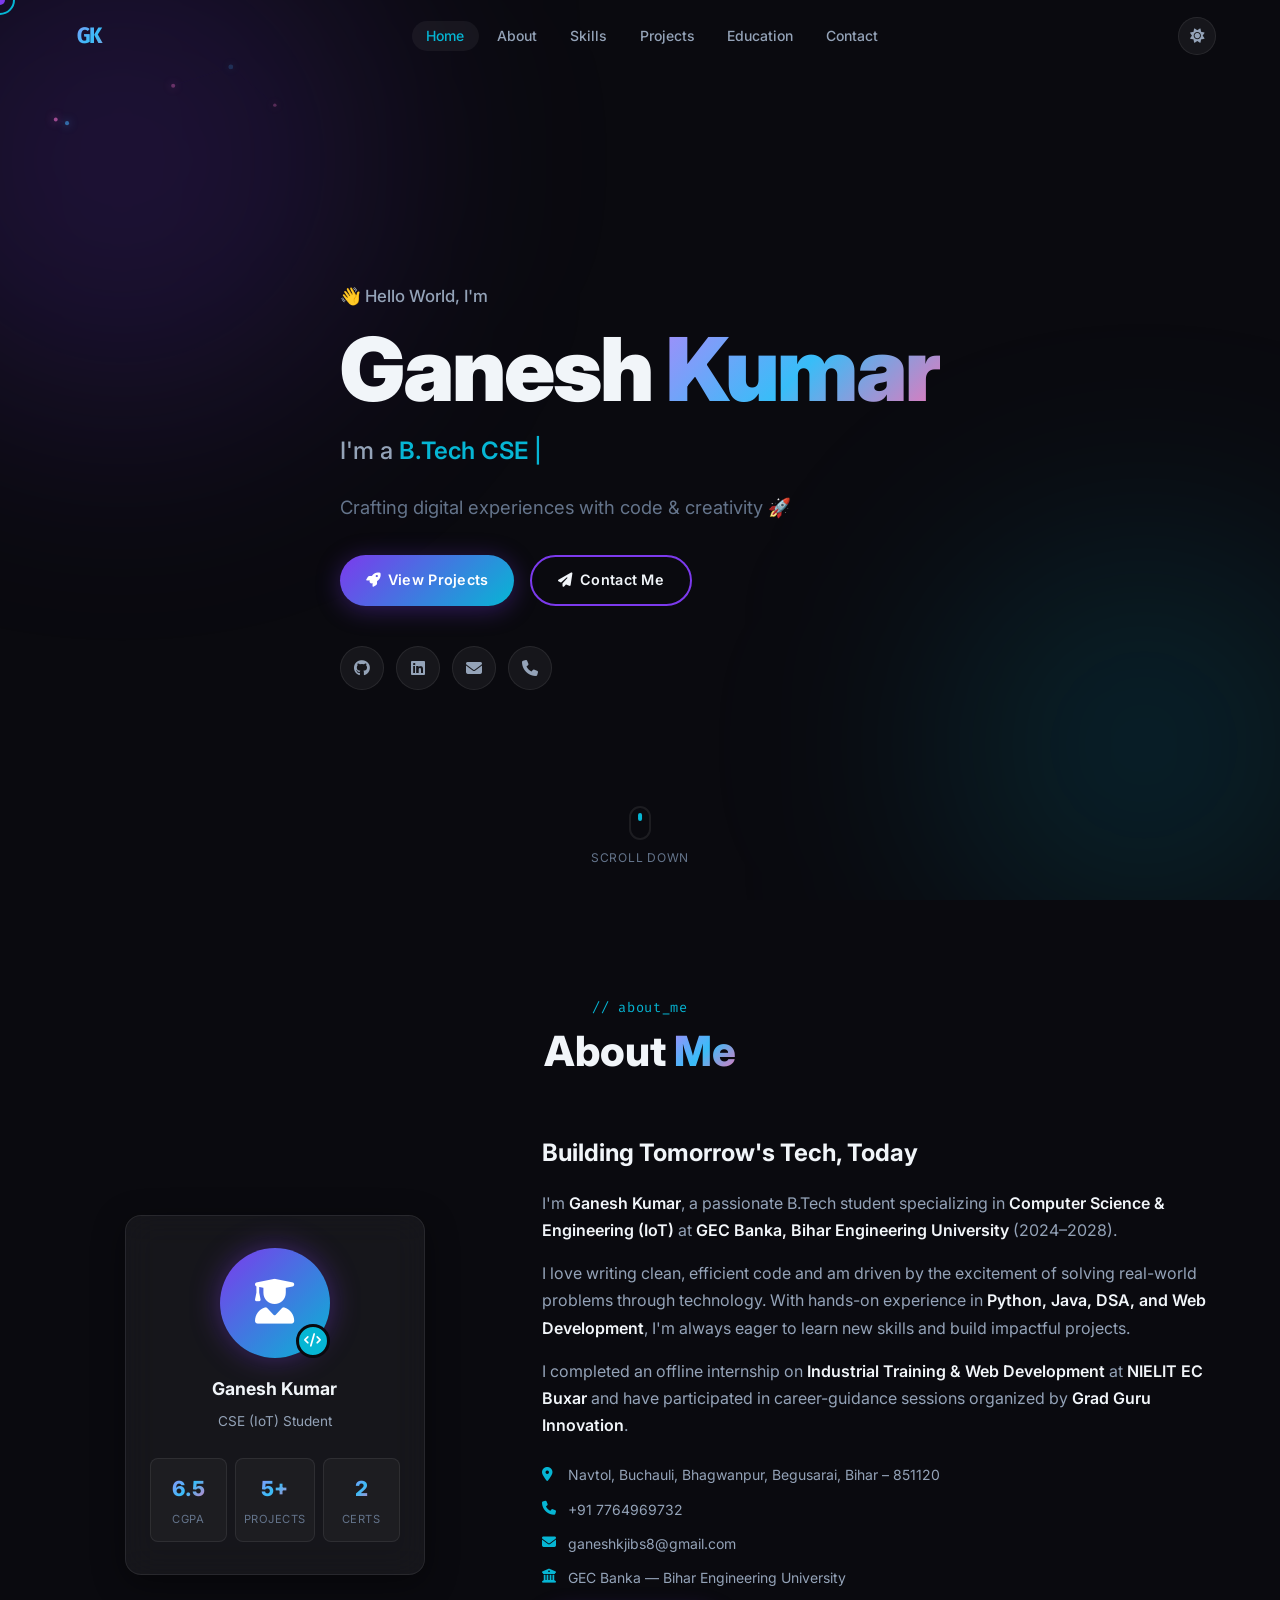
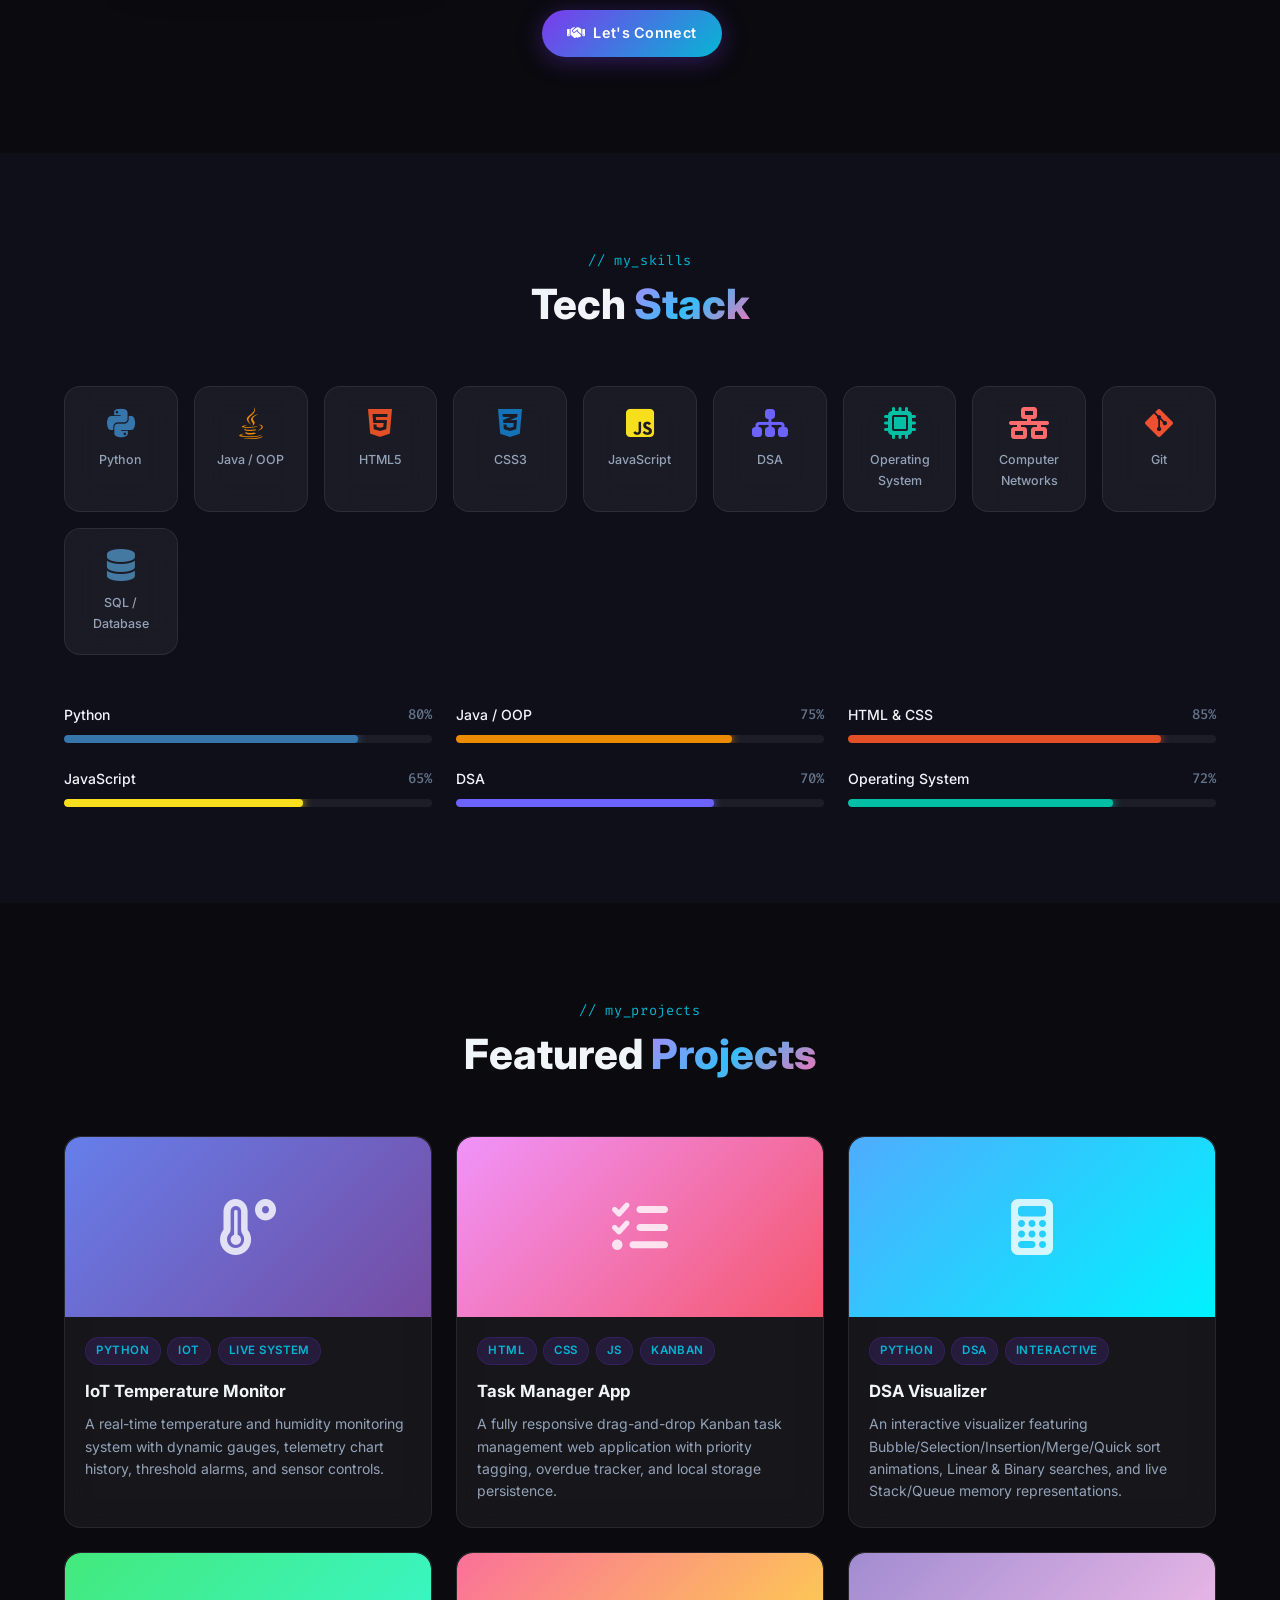
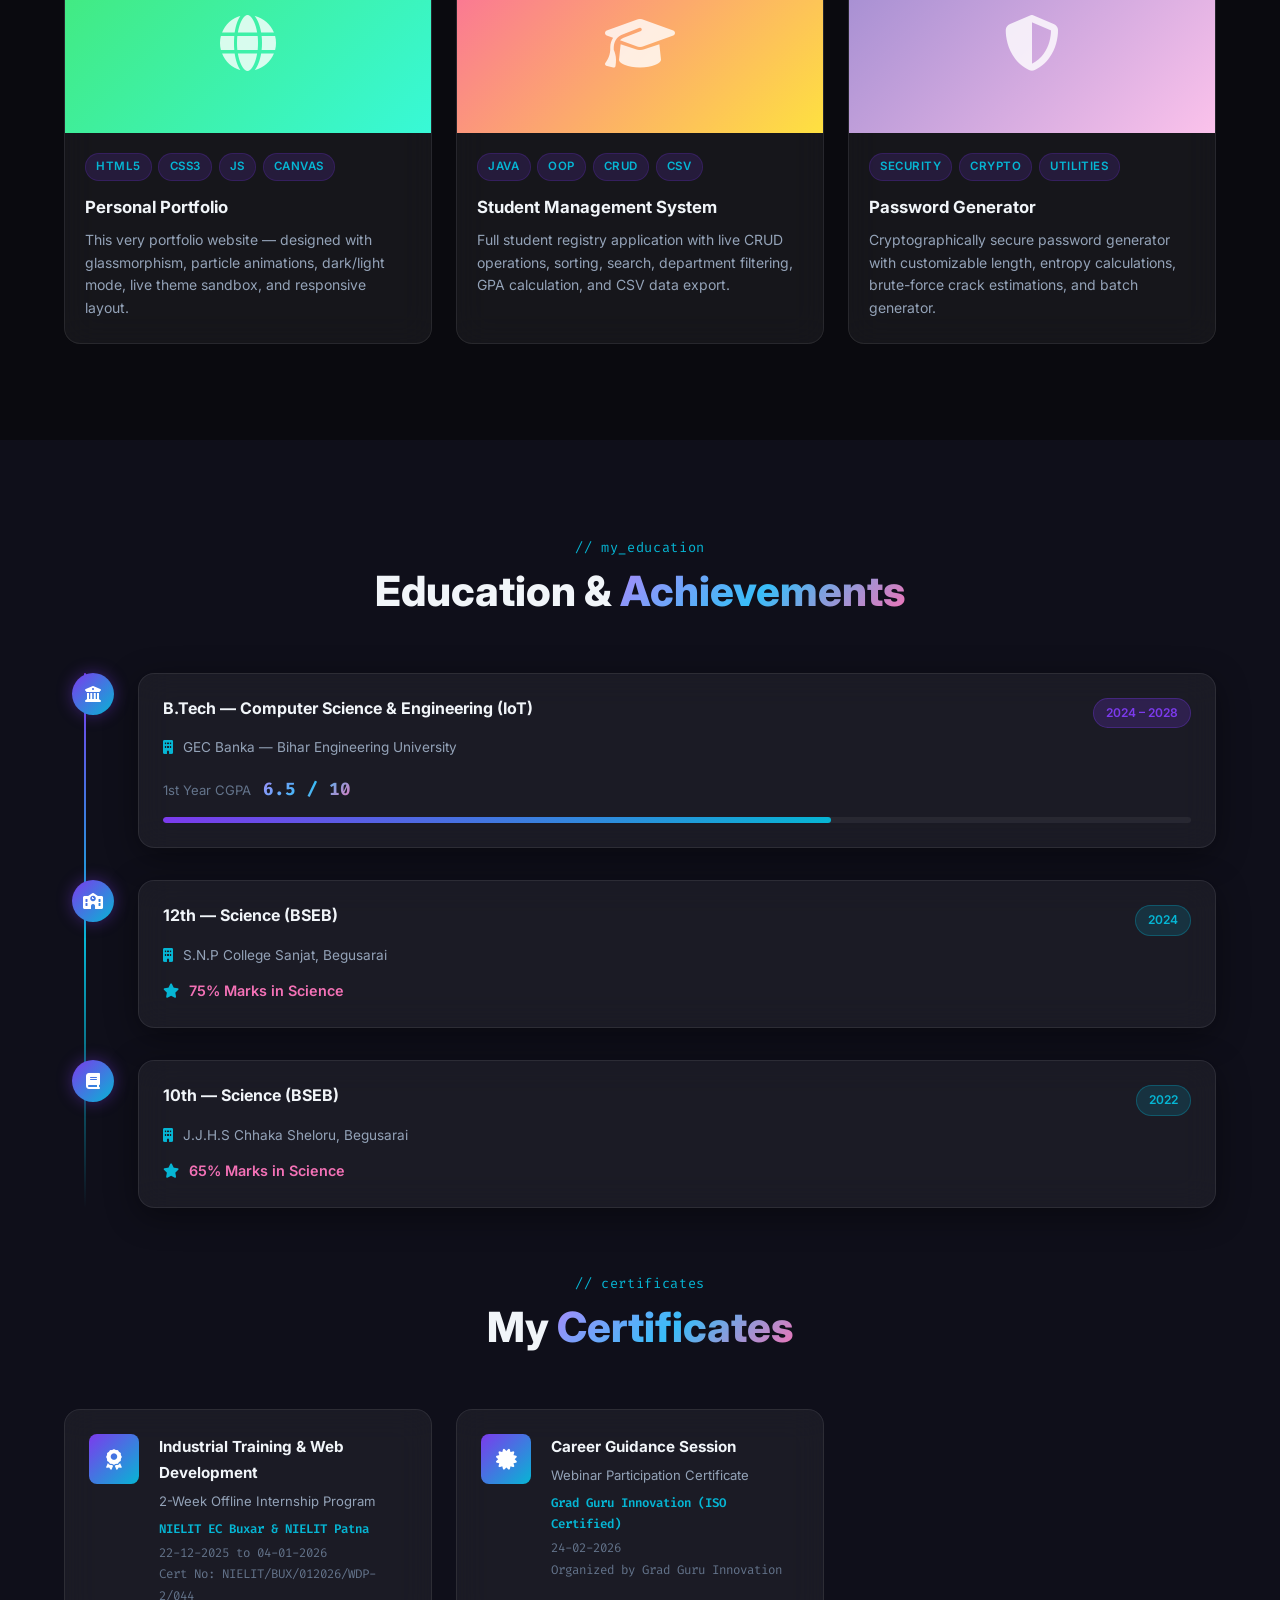
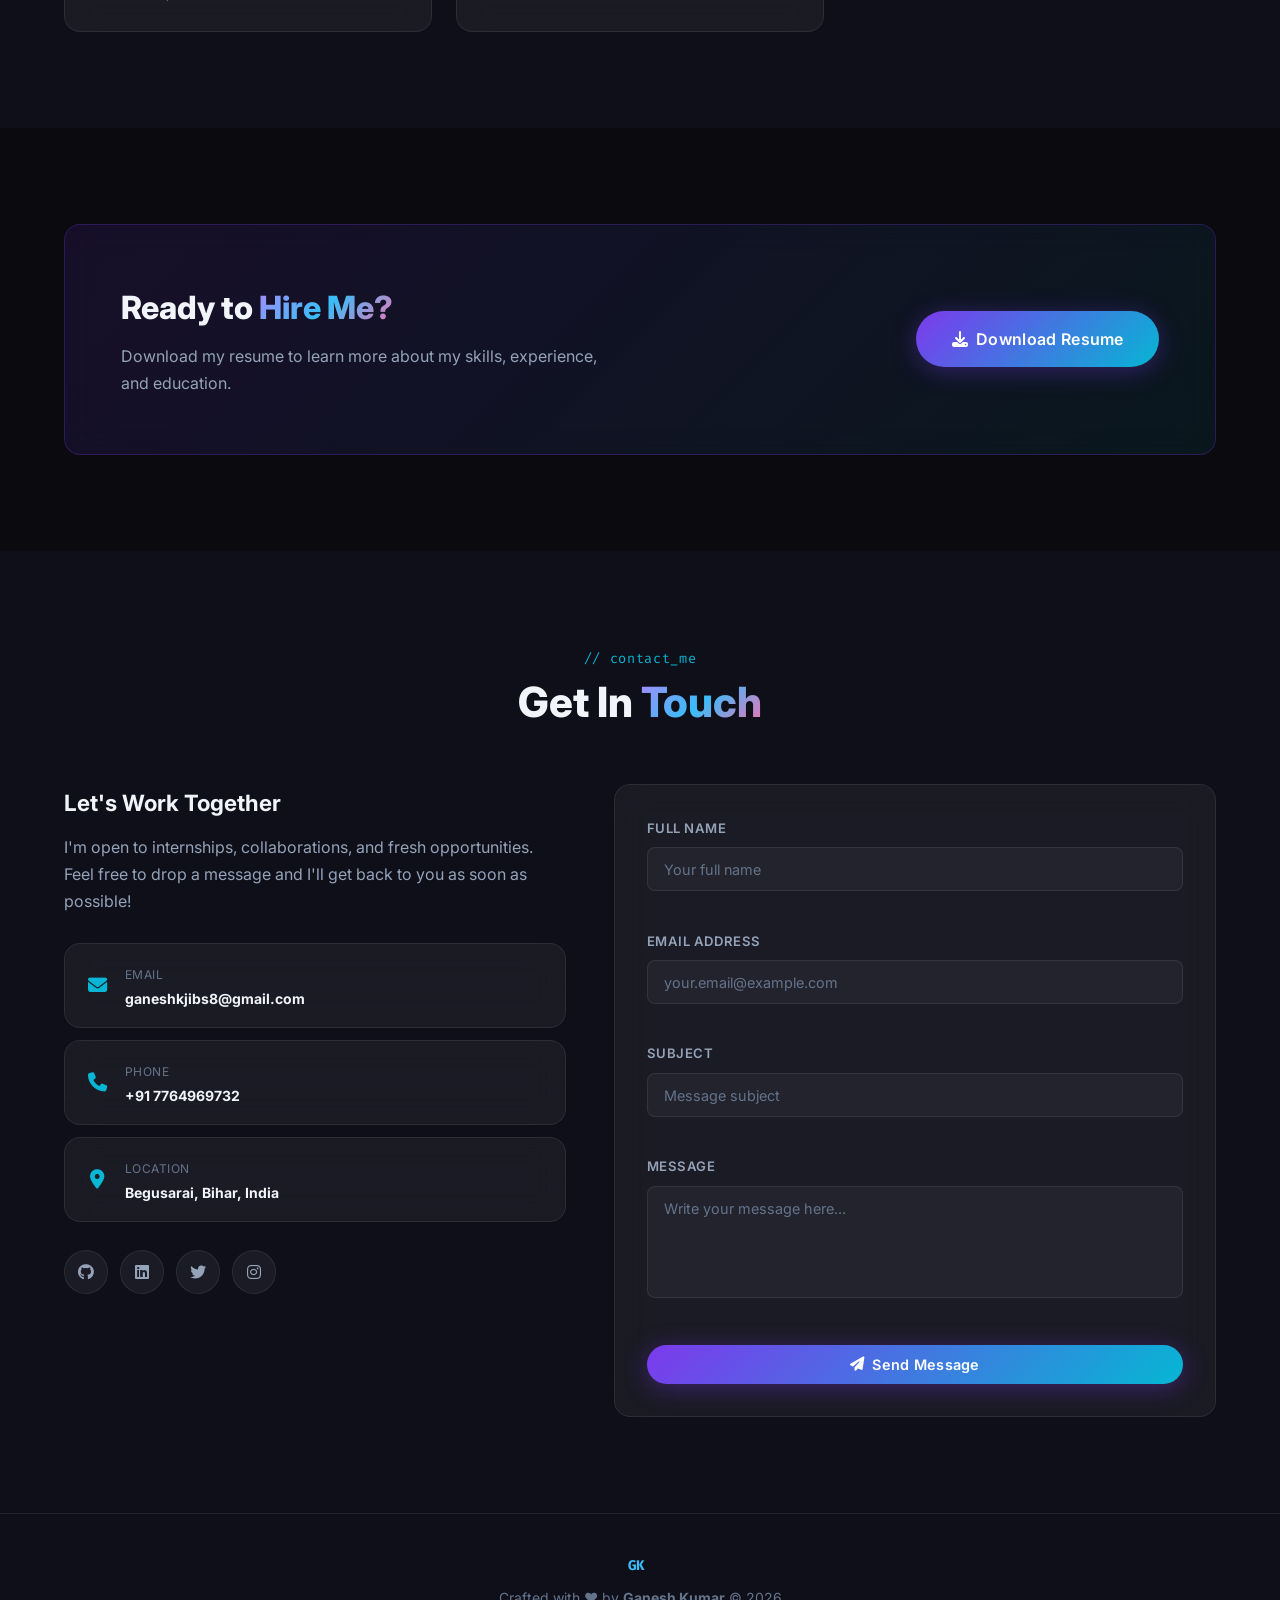
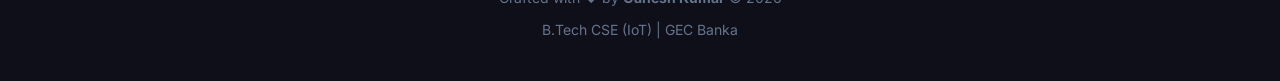
<file: index.html>
<!doctype html>
<html lang="en" data-theme="dark">
  <head>
    <meta charset="UTF-8" />
    <meta name="viewport" content="width=device-width, initial-scale=1.0" />
    <meta
      name="description"
      content="Ganesh Kumar - B.Tech CSE (IoT) Student & Web Developer Portfolio. Skilled in Python, Java, DSA, and Web Development."
    />
    <meta
      name="keywords"
      content="Ganesh Kumar, Portfolio, Web Developer, B.Tech, CSE, IoT, Python, Java, DSA, GEC Banka"
    />
    <meta name="author" content="Ganesh Kumar" />
    <meta property="og:title" content="Ganesh Kumar | Portfolio" />
    <meta
      property="og:description"
      content="B.Tech CSE (IoT) Student & Web Developer"
    />
    <title>Ganesh Kumar | Portfolio</title>
    <link
      rel="icon"
      href="data:image/svg+xml,<svg xmlns='http://www.w3.org/2000/svg' viewBox='0 0 100 100'><text y='.9em' font-size='90'>💻</text></svg>"
    />

    <!-- Fonts -->
    <link rel="preconnect" href="https://fonts.googleapis.com" />
    <link rel="preconnect" href="https://fonts.gstatic.com" crossorigin />
    <link
      href="https://fonts.googleapis.com/css2?family=Inter:wght@300;400;500;600;700;800&family=Fira+Code:wght@400;500&display=swap"
      rel="stylesheet"
    />

    <!-- Icons -->
    <link
      rel="stylesheet"
      href="https://cdnjs.cloudflare.com/ajax/libs/font-awesome/6.5.1/css/all.min.css"
    />

    <!-- Stylesheet -->
    <link rel="stylesheet" href="style.css" />
  </head>
  <body>
    <!-- ========== PRELOADER ========== -->
    <div id="preloader">
      <div class="loader-wrap">
        <div class="loader-ring"></div>
        <div class="loader-ring"></div>
        <div class="loader-ring"></div>
        <span class="loader-text">GK</span>
      </div>
    </div>

    <!-- ========== CURSOR ========== -->
    <div id="cursor"></div>
    <div id="cursor-follower"></div>

    <!-- ========== NAVBAR ========== -->
    <header id="navbar">
      <nav class="container nav-inner">
        <a href="#home" class="logo">
          <span class="logo-bracket">&lt;</span>GK<span class="logo-bracket"
            >/&gt;</span
          >
        </a>
        <ul class="nav-links" id="navLinks">
          <li><a href="#home" class="nav-link active">Home</a></li>
          <li><a href="#about" class="nav-link">About</a></li>
          <li><a href="#skills" class="nav-link">Skills</a></li>
          <li><a href="#projects" class="nav-link">Projects</a></li>
          <li><a href="#education" class="nav-link">Education</a></li>
          <li><a href="#contact" class="nav-link">Contact</a></li>
        </ul>
        <div class="nav-actions">
          <button id="themeToggle" aria-label="Toggle dark/light mode">
            <i class="fas fa-moon" id="themeIcon"></i>
          </button>
          <button id="hamburger" aria-label="Toggle menu">
            <span></span><span></span><span></span>
          </button>
        </div>
      </nav>
    </header>

    <!-- ========== HERO ========== -->
    <section id="home" class="hero-section">
      <canvas id="particles-canvas"></canvas>
      <div class="hero-glow glow-1"></div>
      <div class="hero-glow glow-2"></div>
      <div class="container hero-content" data-aos="fade-in">
        <p class="hero-greeting">👋 Hello World, I'm</p>
        <h1 class="hero-name">
          Ganesh <span class="gradient-text">Kumar</span>
        </h1>
        <div class="typing-wrapper">
          <span class="typing-prefix">I'm a </span>
          <span id="typed-text" class="typed"></span>
          <span class="cursor-blink">|</span>
        </div>
        <p class="hero-tagline">
          Crafting digital experiences with code & creativity 🚀
        </p>
        <div class="hero-cta">
          <a href="#projects" class="btn btn-primary">
            <i class="fas fa-rocket"></i> View Projects
          </a>
          <a href="#contact" class="btn btn-outline">
            <i class="fas fa-paper-plane"></i> Contact Me
          </a>
        </div>
        <div class="hero-socials">
          <a
            href="https://github.com/"
            target="_blank"
            rel="noopener"
            aria-label="GitHub"
            ><i class="fab fa-github"></i
          ></a>
          <a
            href="https://linkedin.com/"
            target="_blank"
            rel="noopener"
            aria-label="LinkedIn"
            ><i class="fab fa-linkedin"></i
          ></a>
          <a href="mailto:ganeshkjibs8@gmail.com" aria-label="Email"
            ><i class="fas fa-envelope"></i
          ></a>
          <a href="tel:+917764969732" aria-label="Phone"
            ><i class="fas fa-phone"></i
          ></a>
        </div>
      </div>
      <div class="scroll-indicator">
        <div class="mouse"><div class="wheel"></div></div>
        <p>Scroll Down</p>
      </div>
    </section>

    <!-- ========== ABOUT ========== -->
    <section id="about" class="section">
      <div class="container">
        <div class="section-header" data-aos="fade-up">
          <span class="section-tag">// about_me</span>
          <h2 class="section-title">
            About <span class="gradient-text">Me</span>
          </h2>
        </div>
        <div class="about-grid">
          <!-- Avatar Card -->
          <div class="about-avatar-wrap" data-aos="fade-right">
            <div class="avatar-card glass">
              <div class="avatar-img-wrap">
                <div class="avatar-placeholder">
                  <i class="fas fa-user-graduate"></i>
                </div>
                <div class="avatar-badge"><i class="fas fa-code"></i></div>
              </div>
              <div class="avatar-info">
                <h3>Ganesh Kumar</h3>
                <span>CSE (IoT) Student</span>
              </div>
              <div class="avatar-stats">
                <div class="stat">
                  <span class="stat-num">6.5</span><span>CGPA</span>
                </div>
                <div class="stat">
                  <span class="stat-num">5+</span><span>Projects</span>
                </div>
                <div class="stat">
                  <span class="stat-num">2</span><span>Certs</span>
                </div>
              </div>
            </div>
          </div>
          <!-- About Text -->
          <div class="about-text" data-aos="fade-left">
            <h3>Building Tomorrow's Tech, Today</h3>
            <p>
              I'm <strong>Ganesh Kumar</strong>, a passionate B.Tech student
              specializing in
              <strong>Computer Science &amp; Engineering (IoT)</strong> at
              <strong>GEC Banka, Bihar Engineering University</strong>
              (2024–2028).
            </p>
            <p>
              I love writing clean, efficient code and am driven by the
              excitement of solving real-world problems through technology. With
              hands-on experience in
              <strong>Python, Java, DSA, and Web Development</strong>, I'm
              always eager to learn new skills and build impactful projects.
            </p>
            <p>
              I completed an offline internship on
              <strong>Industrial Training &amp; Web Development</strong> at
              <strong>NIELIT EC Buxar</strong> and have participated in
              career-guidance sessions organized by
              <strong>Grad Guru Innovation</strong>.
            </p>
            <div class="about-details">
              <div class="detail-item">
                <i class="fas fa-map-marker-alt"></i
                ><span
                  >Navtol, Buchauli, Bhagwanpur, Begusarai, Bihar – 851120</span
                >
              </div>
              <div class="detail-item">
                <i class="fas fa-phone"></i><span>+91 7764969732</span>
              </div>
              <div class="detail-item">
                <i class="fas fa-envelope"></i
                ><span>ganeshkjibs8@gmail.com</span>
              </div>
              <div class="detail-item">
                <i class="fas fa-university"></i
                ><span>GEC Banka — Bihar Engineering University</span>
              </div>
            </div>
            <a href="#contact" class="btn btn-primary mt-1"
              ><i class="fas fa-handshake"></i> Let's Connect</a
            >
          </div>
        </div>
      </div>
    </section>

    <!-- ========== SKILLS ========== -->
    <section id="skills" class="section section-alt">
      <div class="container">
        <div class="section-header" data-aos="fade-up">
          <span class="section-tag">// my_skills</span>
          <h2 class="section-title">
            Tech <span class="gradient-text">Stack</span>
          </h2>
        </div>

        <!-- Tech Icons -->
        <div class="tech-grid" data-aos="fade-up" data-aos-delay="100">
          <div class="tech-card glass">
            <i class="fab fa-python tech-icon ti-python"></i>
            <span>Python</span>
          </div>
          <div class="tech-card glass">
            <i class="fab fa-java tech-icon ti-java"></i>
            <span>Java / OOP</span>
          </div>
          <div class="tech-card glass">
            <i class="fab fa-html5 tech-icon ti-html"></i>
            <span>HTML5</span>
          </div>
          <div class="tech-card glass">
            <i class="fab fa-css3-alt tech-icon ti-css"></i>
            <span>CSS3</span>
          </div>
          <div class="tech-card glass">
            <i class="fab fa-js-square tech-icon ti-js"></i>
            <span>JavaScript</span>
          </div>
          <div class="tech-card glass">
            <i class="fas fa-sitemap tech-icon ti-dsa"></i>
            <span>DSA</span>
          </div>
          <div class="tech-card glass">
            <i class="fas fa-microchip tech-icon ti-os"></i>
            <span>Operating System</span>
          </div>
          <div class="tech-card glass">
            <i class="fas fa-network-wired tech-icon ti-net"></i>
            <span>Computer Networks</span>
          </div>
          <div class="tech-card glass">
            <i class="fab fa-git-alt tech-icon ti-git"></i>
            <span>Git</span>
          </div>
          <div class="tech-card glass">
            <i class="fas fa-database tech-icon ti-db"></i>
            <span>SQL / Database</span>
          </div>
        </div>

        <!-- Progress Bars -->
        <div class="skills-bars" data-aos="fade-up" data-aos-delay="200">
          <div class="skill-bar-item">
            <div class="skill-label">
              <span>Python</span><span class="skill-pct">80%</span>
            </div>
            <div class="bar-track">
              <div class="bar-fill bar-python" data-width="80"></div>
            </div>
          </div>
          <div class="skill-bar-item">
            <div class="skill-label">
              <span>Java / OOP</span><span class="skill-pct">75%</span>
            </div>
            <div class="bar-track">
              <div class="bar-fill bar-java" data-width="75"></div>
            </div>
          </div>
          <div class="skill-bar-item">
            <div class="skill-label">
              <span>HTML &amp; CSS</span><span class="skill-pct">85%</span>
            </div>
            <div class="bar-track">
              <div class="bar-fill bar-html" data-width="85"></div>
            </div>
          </div>
          <div class="skill-bar-item">
            <div class="skill-label">
              <span>JavaScript</span><span class="skill-pct">65%</span>
            </div>
            <div class="bar-track">
              <div class="bar-fill bar-js" data-width="65"></div>
            </div>
          </div>
          <div class="skill-bar-item">
            <div class="skill-label">
              <span>DSA</span><span class="skill-pct">70%</span>
            </div>
            <div class="bar-track">
              <div class="bar-fill bar-dsa" data-width="70"></div>
            </div>
          </div>
          <div class="skill-bar-item">
            <div class="skill-label">
              <span>Operating System</span><span class="skill-pct">72%</span>
            </div>
            <div class="bar-track">
              <div class="bar-fill bar-os" data-width="72"></div>
            </div>
          </div>
        </div>
      </div>
    </section>

    <!-- ========== PROJECTS ========== -->
    <section id="projects" class="section">
      <div class="container">
        <div class="section-header" data-aos="fade-up">
          <span class="section-tag">// my_projects</span>
          <h2 class="section-title">
            Featured <span class="gradient-text">Projects</span>
          </h2>
        </div>
        <div class="projects-grid">
          <!-- Project 1 -->
          <article
            class="project-card glass"
            data-aos="fade-up"
            data-aos-delay="100"
          >
            <div class="project-img">
              <div class="project-img-placeholder proj-bg-1">
                <i class="fas fa-temperature-high"></i>
              </div>
              <div class="project-overlay">
                <a
                  href="projects/iot-monitor.html"
                  class="btn btn-sm btn-primary"
                  target="_blank"
                  rel="noopener noreferrer"
                  ><i class="fas fa-eye"></i> Live Demo</a
                >
                <a
                  href="projects/iot-monitor.html"
                  class="btn btn-sm btn-outline"
                  target="_blank"
                  rel="noopener noreferrer"
                  ><i class="fas fa-code"></i> App View</a
                >
              </div>
            </div>
            <div class="project-info">
              <div class="project-tags">
                <span class="tag">Python</span><span class="tag">IoT</span
                ><span class="tag">Live System</span>
              </div>
              <h3>IoT Temperature Monitor</h3>
              <p>
                A real-time temperature and humidity monitoring system with
                dynamic gauges, telemetry chart history, threshold alarms, and
                sensor controls.
              </p>
            </div>
          </article>

          <!-- Project 2 -->
          <article
            class="project-card glass"
            data-aos="fade-up"
            data-aos-delay="200"
          >
            <div class="project-img">
              <div class="project-img-placeholder proj-bg-2">
                <i class="fas fa-tasks"></i>
              </div>
              <div class="project-overlay">
                <a
                  href="projects/task-manager.html"
                  class="btn btn-sm btn-primary"
                  target="_blank"
                  rel="noopener noreferrer"
                  ><i class="fas fa-eye"></i> Live Demo</a
                >
                <a
                  href="projects/task-manager.html"
                  class="btn btn-sm btn-outline"
                  target="_blank"
                  rel="noopener noreferrer"
                  ><i class="fas fa-code"></i> App View</a
                >
              </div>
            </div>
            <div class="project-info">
              <div class="project-tags">
                <span class="tag">HTML</span><span class="tag">CSS</span
                ><span class="tag">JS</span><span class="tag">Kanban</span>
              </div>
              <h3>Task Manager App</h3>
              <p>
                A fully responsive drag-and-drop Kanban task management web
                application with priority tagging, overdue tracker, and local
                storage persistence.
              </p>
            </div>
          </article>

          <!-- Project 3 -->
          <article
            class="project-card glass"
            data-aos="fade-up"
            data-aos-delay="300"
          >
            <div class="project-img">
              <div class="project-img-placeholder proj-bg-3">
                <i class="fas fa-calculator"></i>
              </div>
              <div class="project-overlay">
                <a
                  href="projects/dsa-visualizer.html"
                  class="btn btn-sm btn-primary"
                  target="_blank"
                  rel="noopener noreferrer"
                  ><i class="fas fa-eye"></i> Live Demo</a
                >
                <a
                  href="projects/dsa-visualizer.html"
                  class="btn btn-sm btn-outline"
                  target="_blank"
                  rel="noopener noreferrer"
                  ><i class="fas fa-code"></i> App View</a
                >
              </div>
            </div>
            <div class="project-info">
              <div class="project-tags">
                <span class="tag">Python</span><span class="tag">DSA</span
                ><span class="tag">Interactive</span>
              </div>
              <h3>DSA Visualizer</h3>
              <p>
                An interactive visualizer featuring
                Bubble/Selection/Insertion/Merge/Quick sort animations, Linear &
                Binary searches, and live Stack/Queue memory representations.
              </p>
            </div>
          </article>

          <!-- Project 4 -->
          <article
            class="project-card glass"
            data-aos="fade-up"
            data-aos-delay="400"
          >
            <div class="project-img">
              <div class="project-img-placeholder proj-bg-4">
                <i class="fas fa-globe"></i>
              </div>
              <div class="project-overlay">
                <a
                  href="projects/personal-portfolio.html"
                  class="btn btn-sm btn-primary"
                  target="_blank"
                  rel="noopener noreferrer"
                  ><i class="fas fa-eye"></i> Architecture</a
                >
                <a href="#home" class="btn btn-sm btn-outline"
                  ><i class="fas fa-home"></i> Home View</a
                >
              </div>
            </div>
            <div class="project-info">
              <div class="project-tags">
                <span class="tag">HTML5</span><span class="tag">CSS3</span
                ><span class="tag">JS</span><span class="tag">Canvas</span>
              </div>
              <h3>Personal Portfolio</h3>
              <p>
                This very portfolio website — designed with glassmorphism,
                particle animations, dark/light mode, live theme sandbox, and
                responsive layout.
              </p>
            </div>
          </article>

          <!-- Project 5 -->
          <article
            class="project-card glass"
            data-aos="fade-up"
            data-aos-delay="500"
          >
            <div class="project-img">
              <div class="project-img-placeholder proj-bg-5">
                <i class="fas fa-graduation-cap"></i>
              </div>
              <div class="project-overlay">
                <a
                  href="projects/student-management.html"
                  class="btn btn-sm btn-primary"
                  target="_blank"
                  rel="noopener noreferrer"
                  ><i class="fas fa-eye"></i> Live Demo</a
                >
                <a
                  href="projects/student-management.html"
                  class="btn btn-sm btn-outline"
                  target="_blank"
                  rel="noopener noreferrer"
                  ><i class="fas fa-code"></i> App View</a
                >
              </div>
            </div>
            <div class="project-info">
              <div class="project-tags">
                <span class="tag">Java</span><span class="tag">OOP</span
                ><span class="tag">CRUD</span><span class="tag">CSV</span>
              </div>
              <h3>Student Management System</h3>
              <p>
                Full student registry application with live CRUD operations,
                sorting, search, department filtering, GPA calculation, and CSV
                data export.
              </p>
            </div>
          </article>

          <!-- Project 6 -->
          <article
            class="project-card glass"
            data-aos="fade-up"
            data-aos-delay="600"
          >
            <div class="project-img">
              <div class="project-img-placeholder proj-bg-6">
                <i class="fas fa-shield-alt"></i>
              </div>
              <div class="project-overlay">
                <a
                  href="projects/password-generator.html"
                  class="btn btn-sm btn-primary"
                  target="_blank"
                  rel="noopener noreferrer"
                  ><i class="fas fa-eye"></i> Live Demo</a
                >
                <a
                  href="projects/password-generator.html"
                  class="btn btn-sm btn-outline"
                  target="_blank"
                  rel="noopener noreferrer"
                  ><i class="fas fa-code"></i> App View</a
                >
              </div>
            </div>
            <div class="project-info">
              <div class="project-tags">
                <span class="tag">Security</span><span class="tag">Crypto</span
                ><span class="tag">Utilities</span>
              </div>
              <h3>Password Generator</h3>
              <p>
                Cryptographically secure password generator with customizable
                length, entropy calculations, brute-force crack estimations, and
                batch generator.
              </p>
            </div>
          </article>
        </div>
      </div>
    </section>

    <!-- ========== EDUCATION ========== -->
    <section id="education" class="section section-alt">
      <div class="container">
        <div class="section-header" data-aos="fade-up">
          <span class="section-tag">// my_education</span>
          <h2 class="section-title">
            Education &amp; <span class="gradient-text">Achievements</span>
          </h2>
        </div>
        <div class="edu-timeline">
          <div class="timeline-item" data-aos="fade-right">
            <div class="timeline-dot"><i class="fas fa-university"></i></div>
            <div class="timeline-card glass">
              <div class="timeline-header">
                <h3>B.Tech — Computer Science &amp; Engineering (IoT)</h3>
                <span class="badge badge-primary">2024 – 2028</span>
              </div>
              <p class="timeline-org">
                <i class="fas fa-building"></i> GEC Banka &mdash; Bihar
                Engineering University
              </p>
              <div class="cgpa-display">
                <span class="cgpa-label">1st Year CGPA</span>
                <span class="cgpa-value">6.5 / 10</span>
                <div class="cgpa-bar">
                  <div class="cgpa-fill cgpa-fill-65"></div>
                </div>
              </div>
            </div>
          </div>

          <div class="timeline-item" data-aos="fade-left">
            <div class="timeline-dot"><i class="fas fa-school"></i></div>
            <div class="timeline-card glass">
              <div class="timeline-header">
                <h3>12th — Science (BSEB)</h3>
                <span class="badge badge-secondary">2024</span>
              </div>
              <p class="timeline-org">
                <i class="fas fa-building"></i> S.N.P College Sanjat, Begusarai
              </p>
              <p class="timeline-score">
                <i class="fas fa-star"></i> 75% Marks in Science
              </p>
            </div>
          </div>

          <div class="timeline-item" data-aos="fade-right">
            <div class="timeline-dot"><i class="fas fa-book"></i></div>
            <div class="timeline-card glass">
              <div class="timeline-header">
                <h3>10th — Science (BSEB)</h3>
                <span class="badge badge-secondary">2022</span>
              </div>
              <p class="timeline-org">
                <i class="fas fa-building"></i> J.J.H.S Chhaka Sheloru,
                Begusarai
              </p>
              <p class="timeline-score">
                <i class="fas fa-star"></i> 65% Marks in Science
              </p>
            </div>
          </div>
        </div>

        <!-- Certificates -->
        <div class="section-header mt-section" data-aos="fade-up">
          <span class="section-tag">// certificates</span>
          <h2 class="section-title">
            My <span class="gradient-text">Certificates</span>
          </h2>
        </div>
        <div class="cert-grid">
          <div class="cert-card glass" data-aos="zoom-in" data-aos-delay="100">
            <div class="cert-icon"><i class="fas fa-award"></i></div>
            <div class="cert-info">
              <h4>Industrial Training &amp; Web Development</h4>
              <p>2-Week Offline Internship Program</p>
              <span class="cert-org">NIELIT EC Buxar &amp; NIELIT Patna</span>
              <span class="cert-date">22-12-2025 to 04-01-2026</span>
              <span class="cert-id">Cert No: NIELIT/BUX/012026/WDP-2/044</span>
            </div>
          </div>
          <div class="cert-card glass" data-aos="zoom-in" data-aos-delay="200">
            <div class="cert-icon"><i class="fas fa-certificate"></i></div>
            <div class="cert-info">
              <h4>Career Guidance Session</h4>
              <p>Webinar Participation Certificate</p>
              <span class="cert-org">Grad Guru Innovation (ISO Certified)</span>
              <span class="cert-date">24-02-2026</span>
              <span class="cert-id">Organized by Grad Guru Innovation</span>
            </div>
          </div>
        </div>
      </div>
    </section>

    <!-- ========== RESUME ========== -->
    <section id="resume" class="section resume-section">
      <div class="container">
        <div class="resume-banner glass" data-aos="zoom-in">
          <div class="resume-content">
            <h2>Ready to <span class="gradient-text">Hire Me?</span></h2>
            <p>
              Download my resume to learn more about my skills, experience, and
              education.
            </p>
          </div>
          <a href="resume.pdf" download class="btn btn-primary btn-lg">
            <i class="fas fa-download"></i> Download Resume
          </a>
        </div>
      </div>
    </section>

    <!-- ========== CONTACT ========== -->
    <section id="contact" class="section section-alt">
      <div class="container">
        <div class="section-header" data-aos="fade-up">
          <span class="section-tag">// contact_me</span>
          <h2 class="section-title">
            Get In <span class="gradient-text">Touch</span>
          </h2>
        </div>
        <div class="contact-grid">
          <!-- Info -->
          <div class="contact-info" data-aos="fade-right">
            <h3>Let's Work Together</h3>
            <p>
              I'm open to internships, collaborations, and fresh opportunities.
              Feel free to drop a message and I'll get back to you as soon as
              possible!
            </p>
            <div class="contact-cards">
              <a
                href="mailto:ganeshkjibs8@gmail.com"
                class="contact-card glass"
              >
                <i class="fas fa-envelope"></i>
                <div>
                  <span>Email</span>
                  <strong>ganeshkjibs8@gmail.com</strong>
                </div>
              </a>
              <a href="tel:+917764969732" class="contact-card glass">
                <i class="fas fa-phone"></i>
                <div>
                  <span>Phone</span>
                  <strong>+91 7764969732</strong>
                </div>
              </a>
              <div class="contact-card glass">
                <i class="fas fa-map-marker-alt"></i>
                <div>
                  <span>Location</span>
                  <strong>Begusarai, Bihar, India</strong>
                </div>
              </div>
            </div>
            <div class="social-links">
              <a
                href="https://github.com/"
                target="_blank"
                rel="noopener"
                class="social-btn"
                aria-label="GitHub"
                ><i class="fab fa-github"></i
              ></a>
              <a
                href="https://linkedin.com/"
                target="_blank"
                rel="noopener"
                class="social-btn"
                aria-label="LinkedIn"
                ><i class="fab fa-linkedin"></i
              ></a>
              <a
                href="https://twitter.com/"
                target="_blank"
                rel="noopener"
                class="social-btn"
                aria-label="Twitter"
                ><i class="fab fa-twitter"></i
              ></a>
              <a
                href="https://instagram.com/"
                target="_blank"
                rel="noopener"
                class="social-btn"
                aria-label="Instagram"
                ><i class="fab fa-instagram"></i
              ></a>
            </div>
          </div>
          <!-- Form -->
          <div class="contact-form-wrap" data-aos="fade-left">
            <form id="contactForm" class="contact-form glass" novalidate>
              <div class="form-group">
                <label for="name">Full Name</label>
                <input
                  type="text"
                  id="name"
                  name="name"
                  placeholder="Your full name"
                  required
                />
                <span class="form-error" id="nameError"></span>
              </div>
              <div class="form-group">
                <label for="email">Email Address</label>
                <input
                  type="email"
                  id="email"
                  name="email"
                  placeholder="your.email@example.com"
                  required
                />
                <span class="form-error" id="emailError"></span>
              </div>
              <div class="form-group">
                <label for="subject">Subject</label>
                <input
                  type="text"
                  id="subject"
                  name="subject"
                  placeholder="Message subject"
                  required
                />
                <span class="form-error" id="subjectError"></span>
              </div>
              <div class="form-group">
                <label for="message">Message</label>
                <textarea
                  id="message"
                  name="message"
                  rows="5"
                  placeholder="Write your message here..."
                  required
                ></textarea>
                <span class="form-error" id="messageError"></span>
              </div>
              <button type="submit" class="btn btn-primary btn-full">
                <i class="fas fa-paper-plane"></i> Send Message
              </button>
              <div id="formSuccess" class="form-success hidden">
                <i class="fas fa-check-circle"></i> Your message has been sent!
              </div>
            </form>
          </div>
        </div>
      </div>
    </section>

    <!-- ========== FOOTER ========== -->
    <footer class="footer">
      <div class="container footer-inner">
        <p class="footer-logo">
          <span class="logo-bracket">&lt;</span>GK<span class="logo-bracket"
            >/&gt;</span
          >
        </p>
        <p>
          Crafted with <span class="heart">❤️</span> by
          <strong>Ganesh Kumar</strong> &copy; 2026
        </p>
        <p class="footer-tagline">B.Tech CSE (IoT) | GEC Banka</p>
      </div>
    </footer>

    <!-- Back to Top -->
    <button id="backToTop" aria-label="Back to top">
      <i class="fas fa-chevron-up"></i>
    </button>

    <script>
      // Add js-enabled class so CSS AOS animations work safely
      document.documentElement.classList.add("js-ready");
      document.body.classList.add("js-enabled");
    </script>
    <script src="script.js"></script>
  </body>
</html>
</file>
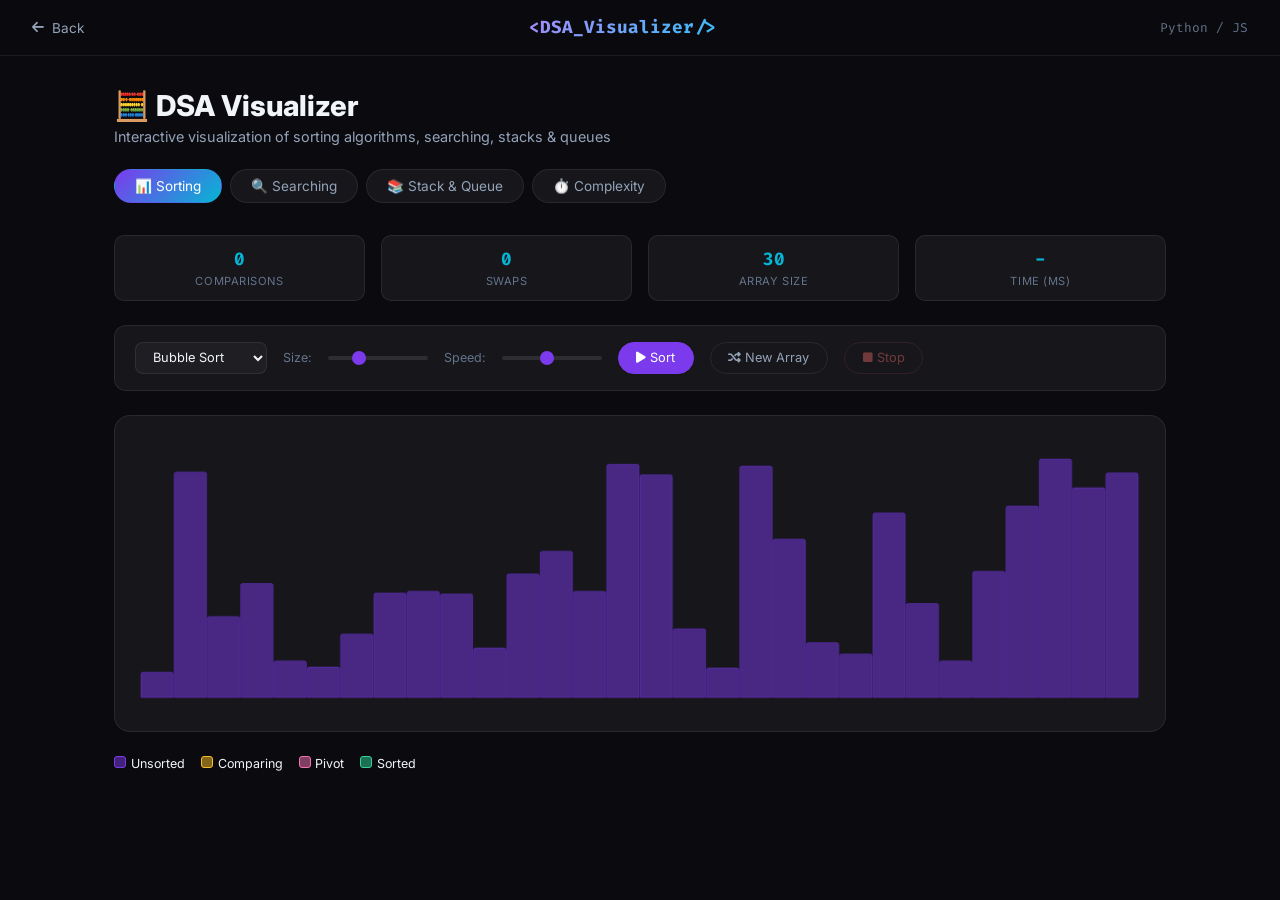
<file: projects/dsa-visualizer.html>
<!doctype html>
<html lang="en">
  <head>
    <meta charset="UTF-8" />
    <meta name="viewport" content="width=device-width, initial-scale=1.0" />
    <title>DSA Visualizer | Ganesh Kumar</title>
    <link
      href="https://fonts.googleapis.com/css2?family=Inter:wght@300;400;500;600;700;800&family=Fira+Code:wght@400;500&display=swap"
      rel="stylesheet"
    />
    <link
      rel="stylesheet"
      href="https://cdnjs.cloudflare.com/ajax/libs/font-awesome/6.5.1/css/all.min.css"
    />
    <style>
      :root {
        --bg: #0a0a0f;
        --bg2: #0f0f1a;
        --card: rgba(255, 255, 255, 0.05);
        --border: rgba(255, 255, 255, 0.08);
        --a1: #7c3aed;
        --a2: #06b6d4;
        --a3: #f472b6;
        --text: #f1f5f9;
        --sub: #94a3b8;
        --muted: #64748b;
      }
      * {
        box-sizing: border-box;
        margin: 0;
        padding: 0;
      }
      body {
        font-family: "Inter", sans-serif;
        background: var(--bg);
        color: var(--text);
        min-height: 100vh;
      }
      header {
        background: rgba(10, 10, 15, 0.9);
        border-bottom: 1px solid var(--border);
        padding: 1rem 2rem;
        display: flex;
        align-items: center;
        justify-content: space-between;
        position: sticky;
        top: 0;
        z-index: 100;
        -webkit-backdrop-filter: blur(20px);
        backdrop-filter: blur(20px);
      }
      .logo {
        font-family: "Fira Code", monospace;
        font-size: 1.1rem;
        font-weight: 700;
        background: linear-gradient(135deg, #a78bfa, #38bdf8);
        -webkit-background-clip: text;
        background-clip: text;
        -webkit-text-fill-color: transparent;
      }
      .back-btn {
        display: flex;
        align-items: center;
        gap: 0.5rem;
        color: var(--sub);
        font-size: 0.85rem;
        text-decoration: none;
        transition: color 0.3s;
      }
      .back-btn:hover {
        color: var(--a2);
      }
      main {
        max-width: 1100px;
        margin: 0 auto;
        padding: 2rem 1.5rem;
      }

      .tabs {
        display: flex;
        gap: 0.5rem;
        margin-bottom: 2rem;
        flex-wrap: wrap;
      }
      .tab {
        padding: 0.5rem 1.25rem;
        border-radius: 100px;
        border: 1px solid var(--border);
        background: var(--card);
        color: var(--sub);
        font-size: 0.85rem;
        cursor: pointer;
        transition: all 0.3s;
        font-family: "Inter", sans-serif;
      }
      .tab.active,
      .tab:hover {
        background: linear-gradient(135deg, var(--a1), var(--a2));
        color: #fff;
        border-color: transparent;
      }

      .panel {
        display: none;
      }
      .panel.active {
        display: block;
      }

      /* Controls */
      .ctrl-bar {
        display: flex;
        align-items: center;
        gap: 1rem;
        flex-wrap: wrap;
        margin-bottom: 1.5rem;
        background: var(--card);
        border: 1px solid var(--border);
        border-radius: 12px;
        padding: 1rem 1.25rem;
      }
      .ctrl-btn {
        padding: 0.45rem 1.1rem;
        border-radius: 100px;
        border: 1px solid var(--border);
        background: none;
        color: var(--sub);
        font-size: 0.8rem;
        cursor: pointer;
        transition: all 0.2s;
        font-family: "Inter", sans-serif;
      }
      .ctrl-btn:hover,
      .ctrl-btn.run {
        background: var(--a1);
        color: #fff;
        border-color: var(--a1);
      }
      .ctrl-btn:disabled {
        opacity: 0.4;
        cursor: not-allowed;
      }
      .ctrl-btn.danger {
        border-color: rgba(248, 113, 113, 0.3);
        color: #f87171;
      }
      .ctrl-btn.danger:hover {
        background: #f87171;
        border-color: #f87171;
        color: #fff;
      }
      label.ctrl-lbl {
        font-size: 0.78rem;
        color: var(--muted);
      }
      input[type="range"] {
        -webkit-appearance: none;
        appearance: none;
        height: 4px;
        border-radius: 100px;
        background: rgba(255, 255, 255, 0.1);
        cursor: pointer;
        width: 100px;
      }
      input[type="range"]::-webkit-slider-thumb {
        -webkit-appearance: none;
        appearance: none;
        width: 14px;
        height: 14px;
        border-radius: 50%;
        background: var(--a1);
      }

      /* Sorting vis */
      .sort-canvas-wrap {
        background: var(--card);
        border: 1px solid var(--border);
        border-radius: 16px;
        padding: 1.5rem;
        margin-bottom: 1.5rem;
        overflow: hidden;
      }
      #sortCanvas {
        display: block;
        width: 100%;
      }

      /* Code block */
      .code-block {
        background: #0d1117;
        border: 1px solid var(--border);
        border-radius: 12px;
        padding: 1.25rem;
        font-family: "Fira Code", monospace;
        font-size: 0.8rem;
        line-height: 1.7;
        overflow-x: auto;
        position: relative;
        margin-bottom: 1.5rem;
      }
      .code-block pre {
        white-space: pre;
        color: #c9d1d9;
      }
      .kw {
        color: #ff7b72;
      }
      .fn {
        color: #d2a8ff;
      }
      .cm {
        color: #8b949e;
        font-style: italic;
      }
      .str {
        color: #a5d6ff;
      }
      .num {
        color: #79c0ff;
      }
      .op {
        color: #ff7b72;
      }

      /* Stats */
      .algo-stats {
        display: grid;
        grid-template-columns: repeat(4, 1fr);
        gap: 1rem;
        margin-bottom: 1.5rem;
      }
      .a-stat {
        background: var(--card);
        border: 1px solid var(--border);
        border-radius: 10px;
        padding: 0.75rem 1rem;
        text-align: center;
      }
      .a-val {
        font-size: 1.1rem;
        font-weight: 700;
        font-family: "Fira Code", monospace;
        color: var(--a2);
      }
      .a-lbl {
        font-size: 0.7rem;
        color: var(--muted);
        text-transform: uppercase;
        letter-spacing: 0.05em;
        margin-top: 0.2rem;
      }

      /* Search / Linked List / Stack */
      .ds-canvas {
        background: var(--card);
        border: 1px solid var(--border);
        border-radius: 16px;
        padding: 1.5rem;
        min-height: 200px;
        display: flex;
        align-items: center;
        justify-content: center;
        flex-wrap: wrap;
        gap: 1rem;
        margin-bottom: 1.5rem;
      }
      .node {
        display: flex;
        flex-direction: column;
        align-items: center;
        gap: 0.4rem;
      }
      .node-box {
        width: 54px;
        height: 54px;
        border-radius: 10px;
        background: rgba(124, 58, 237, 0.15);
        border: 2px solid rgba(124, 58, 237, 0.4);
        display: flex;
        align-items: center;
        justify-content: center;
        font-size: 1.1rem;
        font-weight: 700;
        font-family: "Fira Code", monospace;
        transition: all 0.4s;
        color: var(--text);
      }
      .node-box.comparing {
        background: rgba(251, 191, 36, 0.2);
        border-color: #fbbf24;
        color: #fbbf24;
        transform: scale(1.15);
      }
      .node-box.found {
        background: rgba(52, 211, 153, 0.2);
        border-color: #34d399;
        color: #34d399;
        transform: scale(1.2);
      }
      .node-box.pivot {
        background: rgba(244, 114, 182, 0.2);
        border-color: #f472b6;
        color: #f472b6;
      }
      .node-idx {
        font-size: 0.65rem;
        color: var(--muted);
        font-family: "Fira Code", monospace;
      }
      .arrow {
        color: var(--a2);
        font-size: 1.2rem;
        display: flex;
        align-items: center;
      }

      /* Complexity table */
      .complexity-table {
        width: 100%;
        border-collapse: collapse;
        font-size: 0.82rem;
        background: var(--card);
        border: 1px solid var(--border);
        border-radius: 12px;
        overflow: hidden;
      }
      .complexity-table th {
        background: rgba(124, 58, 237, 0.1);
        color: var(--sub);
        padding: 0.65rem 1rem;
        text-align: left;
        font-weight: 600;
        font-size: 0.75rem;
        text-transform: uppercase;
        letter-spacing: 0.05em;
      }
      .complexity-table td {
        padding: 0.6rem 1rem;
        border-top: 1px solid var(--border);
        color: var(--sub);
      }
      .complexity-table td:first-child {
        color: var(--text);
        font-weight: 600;
      }
      .tc-good {
        color: #34d399 !important;
      }
      .tc-avg {
        color: #fbbf24 !important;
      }
      .tc-bad {
        color: #f87171 !important;
      }

      /* Additional Utility Classes */
      .header-sub {
        font-size: 0.8rem;
        color: var(--muted);
        font-family: "Fira Code", monospace;
      }
      .page-header {
        margin-bottom: 1.5rem;
      }
      .page-title {
        font-size: 1.8rem;
        font-weight: 800;
        margin-bottom: 0.3rem;
      }
      .page-subtitle {
        color: var(--sub);
        font-size: 0.9rem;
      }
      .ctrl-select {
        background: rgba(255, 255, 255, 0.04);
        border: 1px solid var(--border);
        color: var(--text);
        padding: 0.4rem 0.8rem;
        border-radius: 8px;
        font-family: "Inter", sans-serif;
        font-size: 0.8rem;
      }
      .ctrl-input {
        background: rgba(255, 255, 255, 0.04);
        border: 1px solid var(--border);
        color: var(--text);
        padding: 0.4rem 0.8rem;
        border-radius: 8px;
        font-family: "Fira Code", monospace;
        font-size: 0.8rem;
        outline: none;
      }
      .input-target {
        width: 120px;
      }
      .input-sq {
        width: 90px;
      }
      .legend-bar {
        display: flex;
        gap: 1rem;
        flex-wrap: wrap;
        font-size: 0.78rem;
        margin-bottom: 1rem;
      }
      .legend-dot {
        display: inline-block;
        width: 12px;
        height: 12px;
        border-radius: 3px;
        margin-right: 0.3rem;
      }
      .dot-unsorted {
        background: rgba(124, 58, 237, 0.5);
        border: 1px solid var(--a1);
      }
      .dot-comparing {
        background: rgba(251, 191, 36, 0.5);
        border: 1px solid #fbbf24;
      }
      .dot-pivot {
        background: rgba(244, 114, 182, 0.5);
        border: 1px solid #f472b6;
      }
      .dot-sorted {
        background: rgba(52, 211, 153, 0.5);
        border: 1px solid #34d399;
      }
      .search-vis-container {
        min-height: 140px;
      }
      .search-msg {
        text-align: center;
        font-family: "Fira Code", monospace;
        font-size: 0.85rem;
        color: var(--sub);
        margin-bottom: 1rem;
        min-height: 1.5rem;
      }
      .sq-grid {
        display: grid;
        grid-template-columns: 1fr 1fr;
        gap: 2rem;
      }
      .sec-subheading {
        font-size: 1rem;
        font-weight: 700;
        margin-bottom: 1rem;
      }
      .stack-vis {
        display: flex;
        flex-direction: column-reverse;
        align-items: center;
        gap: 0.4rem;
        min-height: 240px;
        background: var(--card);
        border: 1px solid var(--border);
        border-radius: 12px;
        padding: 1rem;
        justify-content: flex-start;
      }
      .queue-vis {
        display: flex;
        align-items: center;
        gap: 0.4rem;
        min-height: 80px;
        background: var(--card);
        border: 1px solid var(--border);
        border-radius: 12px;
        padding: 1rem;
        flex-wrap: wrap;
      }
      .sq-msg {
        text-align: center;
        font-size: 0.8rem;
        color: var(--sub);
        margin-top: 0.5rem;
        font-family: "Fira Code", monospace;
      }
      .op-ref-box {
        margin-top: 1.5rem;
        padding: 1rem;
        background: var(--card);
        border: 1px solid var(--border);
        border-radius: 12px;
      }
      .op-ref-title {
        font-size: 0.8rem;
        color: var(--muted);
        margin-bottom: 0.75rem;
        font-family: "Fira Code", monospace;
      }
      .op-ref-code {
        font-family: "Fira Code", monospace;
        font-size: 0.78rem;
        color: #c9d1d9;
        line-height: 1.8;
      }
      .code-kw {
        color: #ff7b72;
      }
      .code-cm {
        color: #8b949e;
      }
      .code-fn {
        color: #d2a8ff;
      }

      @media (max-width: 600px) {
        .algo-stats {
          grid-template-columns: repeat(2, 1fr);
        }
        .sq-grid {
          grid-template-columns: 1fr;
        }
      }
    </style>
  </head>
  <body>
    <header>
      <a href="../index.html" class="back-btn"
        ><i class="fas fa-arrow-left"></i> Back</a
      >
      <span class="logo">&lt;DSA_Visualizer/&gt;</span>
      <span class="header-sub">Python / JS</span>
    </header>

    <main>
      <div class="page-header">
        <h1 class="page-title">🧮 DSA Visualizer</h1>
        <p class="page-subtitle">
          Interactive visualization of sorting algorithms, searching, stacks &
          queues
        </p>
      </div>

      <div class="tabs">
        <button class="tab active" onclick="switchTab('sort', this)">
          📊 Sorting
        </button>
        <button class="tab" onclick="switchTab('search', this)">
          🔍 Searching
        </button>
        <button class="tab" onclick="switchTab('stack', this)">
          📚 Stack & Queue
        </button>
        <button class="tab" onclick="switchTab('complexity', this)">
          ⏱️ Complexity
        </button>
      </div>

      <!-- SORTING -->
      <div id="panel-sort" class="panel active">
        <div class="algo-stats">
          <div class="a-stat">
            <div class="a-val" id="comparisons">0</div>
            <div class="a-lbl">Comparisons</div>
          </div>
          <div class="a-stat">
            <div class="a-val" id="swaps">0</div>
            <div class="a-lbl">Swaps</div>
          </div>
          <div class="a-stat">
            <div class="a-val" id="arraySize">30</div>
            <div class="a-lbl">Array Size</div>
          </div>
          <div class="a-stat">
            <div class="a-val" id="sortTime">-</div>
            <div class="a-lbl">Time (ms)</div>
          </div>
        </div>
        <div class="ctrl-bar">
          <select id="algoSelect" class="ctrl-select" title="Sorting Algorithm">
            <option value="bubble">Bubble Sort</option>
            <option value="selection">Selection Sort</option>
            <option value="insertion">Insertion Sort</option>
            <option value="merge">Merge Sort</option>
            <option value="quick">Quick Sort</option>
          </select>
          <label for="sizeRange" class="ctrl-lbl">Size:</label>
          <input
            type="range"
            id="sizeRange"
            min="10"
            max="80"
            value="30"
            title="Array Size"
            placeholder="30"
            oninput="
              document.getElementById('arraySize').textContent = this.value;
              generateArray();
            "
          />
          <label for="speedRange" class="ctrl-lbl">Speed:</label>
          <input
            type="range"
            id="speedRange"
            min="1"
            max="10"
            value="5"
            title="Animation Speed"
            placeholder="5"
          />
          <button class="ctrl-btn run" id="btnSort" onclick="startSort()">
            <i class="fas fa-play"></i> Sort
          </button>
          <button class="ctrl-btn" onclick="generateArray()">
            <i class="fas fa-random"></i> New Array
          </button>
          <button
            class="ctrl-btn danger"
            id="btnStop"
            onclick="stopSort()"
            disabled
          >
            <i class="fas fa-stop"></i> Stop
          </button>
        </div>
        <div class="sort-canvas-wrap">
          <canvas id="sortCanvas" height="280"></canvas>
        </div>
        <div class="legend-bar">
          <span><span class="legend-dot dot-unsorted"></span>Unsorted</span>
          <span><span class="legend-dot dot-comparing"></span>Comparing</span>
          <span><span class="legend-dot dot-pivot"></span>Pivot</span>
          <span><span class="legend-dot dot-sorted"></span>Sorted</span>
        </div>
      </div>

      <!-- SEARCHING -->
      <div id="panel-search" class="panel">
        <div class="ctrl-bar">
          <select id="searchAlgo" class="ctrl-select" title="Search Algorithm">
            <option value="linear">Linear Search</option>
            <option value="binary">Binary Search</option>
          </select>
          <input
            id="searchTarget"
            type="number"
            placeholder="Target value"
            title="Target value"
            class="ctrl-input input-target"
          />
          <button class="ctrl-btn run" onclick="startSearch()">
            <i class="fas fa-search"></i> Search
          </button>
          <button class="ctrl-btn" onclick="generateSearch()">
            <i class="fas fa-random"></i> New Array
          </button>
        </div>
        <div class="ds-canvas search-vis-container" id="searchVis"></div>
        <div id="searchMsg" class="search-msg"></div>
        <div class="code-block"><pre id="searchCode"></pre></div>
      </div>

      <!-- STACK & QUEUE -->
      <div id="panel-stack" class="panel">
        <div class="sq-grid">
          <div>
            <h3 class="sec-subheading">📚 Stack (LIFO)</h3>
            <div class="ctrl-bar">
              <input
                id="stackInput"
                type="number"
                placeholder="Value"
                title="Stack value"
                class="ctrl-input input-sq"
              />
              <button class="ctrl-btn run" onclick="stackPush()">Push</button>
              <button class="ctrl-btn" onclick="stackPop()">Pop</button>
              <button class="ctrl-btn danger" onclick="stackClear()">
                Clear
              </button>
            </div>
            <div id="stackVis" class="stack-vis"></div>
            <div id="stackMsg" class="sq-msg"></div>
          </div>
          <div>
            <h3 class="sec-subheading">🎡 Queue (FIFO)</h3>
            <div class="ctrl-bar">
              <input
                id="queueInput"
                type="number"
                placeholder="Value"
                title="Queue value"
                class="ctrl-input input-sq"
              />
              <button class="ctrl-btn run" onclick="enqueue()">Enqueue</button>
              <button class="ctrl-btn" onclick="dequeue()">Dequeue</button>
              <button class="ctrl-btn danger" onclick="queueClear()">
                Clear
              </button>
            </div>
            <div id="queueVis" class="queue-vis"></div>
            <div id="queueMsg" class="sq-msg"></div>
            <div class="op-ref-box">
              <div class="op-ref-title">// Stack operations</div>
              <div class="op-ref-code">
                <span class="code-kw">push</span>(x) → O(1)<br />
                <span class="code-kw">pop</span>() → O(1)<br />
                <span class="code-kw">peek</span>() → O(1)<br />
                <span class="code-kw">isEmpty</span>() → O(1)<br /><br />
                <span class="code-cm">// Queue operations</span><br />
                <span class="code-fn">enqueue</span>(x) → O(1)<br />
                <span class="code-fn">dequeue</span>() → O(1)<br />
                <span class="code-fn">front</span>() → O(1)
              </div>
            </div>
          </div>
        </div>
      </div>

      <!-- COMPLEXITY -->
      <div id="panel-complexity" class="panel">
        <h3 class="sec-subheading">⏱️ Algorithm Complexity Reference</h3>
        <table class="complexity-table">
          <thead>
            <tr>
              <th>Algorithm</th>
              <th>Best</th>
              <th>Average</th>
              <th>Worst</th>
              <th>Space</th>
              <th>Stable</th>
            </tr>
          </thead>
          <tbody>
            <tr>
              <td>Bubble Sort</td>
              <td class="tc-good">O(n)</td>
              <td class="tc-bad">O(n²)</td>
              <td class="tc-bad">O(n²)</td>
              <td class="tc-good">O(1)</td>
              <td>Yes</td>
            </tr>
            <tr>
              <td>Selection Sort</td>
              <td class="tc-bad">O(n²)</td>
              <td class="tc-bad">O(n²)</td>
              <td class="tc-bad">O(n²)</td>
              <td class="tc-good">O(1)</td>
              <td>No</td>
            </tr>
            <tr>
              <td>Insertion Sort</td>
              <td class="tc-good">O(n)</td>
              <td class="tc-bad">O(n²)</td>
              <td class="tc-bad">O(n²)</td>
              <td class="tc-good">O(1)</td>
              <td>Yes</td>
            </tr>
            <tr>
              <td>Merge Sort</td>
              <td class="tc-avg">O(n log n)</td>
              <td class="tc-avg">O(n log n)</td>
              <td class="tc-avg">O(n log n)</td>
              <td class="tc-avg">O(n)</td>
              <td>Yes</td>
            </tr>
            <tr>
              <td>Quick Sort</td>
              <td class="tc-avg">O(n log n)</td>
              <td class="tc-avg">O(n log n)</td>
              <td class="tc-bad">O(n²)</td>
              <td class="tc-avg">O(log n)</td>
              <td>No</td>
            </tr>
            <tr>
              <td>Linear Search</td>
              <td class="tc-good">O(1)</td>
              <td class="tc-avg">O(n)</td>
              <td class="tc-bad">O(n)</td>
              <td class="tc-good">O(1)</td>
              <td>-</td>
            </tr>
            <tr>
              <td>Binary Search</td>
              <td class="tc-good">O(1)</td>
              <td class="tc-avg">O(log n)</td>
              <td class="tc-avg">O(log n)</td>
              <td class="tc-good">O(1)</td>
              <td>-</td>
            </tr>
            <tr>
              <td>Stack Push/Pop</td>
              <td class="tc-good">O(1)</td>
              <td class="tc-good">O(1)</td>
              <td class="tc-good">O(1)</td>
              <td class="tc-avg">O(n)</td>
              <td>-</td>
            </tr>
            <tr>
              <td>Queue Enq/Deq</td>
              <td class="tc-good">O(1)</td>
              <td class="tc-good">O(1)</td>
              <td class="tc-good">O(1)</td>
              <td class="tc-avg">O(n)</td>
              <td>-</td>
            </tr>
          </tbody>
        </table>
      </div>
    </main>

    <script>
      // ---- TAB ----
      function switchTab(id, btn) {
        document
          .querySelectorAll(".panel")
          .forEach((p) => p.classList.remove("active"));
        document
          .querySelectorAll(".tab")
          .forEach((b) => b.classList.remove("active"));
        document.getElementById("panel-" + id).classList.add("active");
        btn.classList.add("active");
      }

      // ---- SORTING ----
      let arr = [],
        sortRunning = false,
        stopFlag = false;
      let cmp = 0,
        sw = 0;

      function generateArray() {
        const n = +document.getElementById("sizeRange").value;
        arr = Array.from(
          { length: n },
          () => Math.floor(Math.random() * 260) + 20,
        );
        cmp = 0;
        sw = 0;
        document.getElementById("comparisons").textContent = "0";
        document.getElementById("swaps").textContent = "0";
        document.getElementById("sortTime").textContent = "-";
        drawBars(arr, [], [], []);
      }

      function drawBars(a, comparing, pivots, sorted) {
        const canvas = document.getElementById("sortCanvas");
        const W = canvas.parentElement.clientWidth || 700;
        canvas.width = W;
        canvas.height = 280;
        const ctx = canvas.getContext("2d");
        ctx.clearRect(0, 0, W, 280);
        const bw = (W - 4) / a.length;
        const maxV = Math.max(...a);
        a.forEach((v, i) => {
          const h = (v / maxV) * 250;
          const x = 2 + i * bw;
          const y = 270 - h;
          let clr = "rgba(124,58,237,0.5)";
          if (sorted.includes(i)) clr = "rgba(52,211,153,0.6)";
          else if (pivots.includes(i)) clr = "rgba(244,114,182,0.6)";
          else if (comparing.includes(i)) clr = "rgba(251,191,36,0.6)";
          ctx.fillStyle = clr;
          ctx.beginPath();
          ctx.roundRect(x, y, Math.max(bw - 1, 1), h, [2, 2, 0, 0]);
          ctx.fill();
          const stroke = sorted.includes(i)
            ? "#34d399"
            : pivots.includes(i)
              ? "#f472b6"
              : comparing.includes(i)
                ? "#fbbf24"
                : "rgba(124,58,237,0.4)";
          ctx.strokeStyle = stroke;
          ctx.lineWidth = 1;
          ctx.beginPath();
          ctx.roundRect(x, y, Math.max(bw - 1, 1), h, [2, 2, 0, 0]);
          ctx.stroke();
        });
      }

      function delay() {
        return new Promise((r) =>
          setTimeout(
            r,
            110 - +document.getElementById("speedRange").value * 10,
          ),
        );
      }

      async function startSort() {
        if (sortRunning) return;
        const algo = document.getElementById("algoSelect").value;
        sortRunning = true;
        stopFlag = false;
        document.getElementById("btnSort").disabled = true;
        document.getElementById("btnStop").disabled = false;
        cmp = 0;
        sw = 0;
        const start = performance.now();
        const a = [...arr];
        const sorted = new Set();
        if (algo === "bubble") await bubbleSort(a, sorted);
        else if (algo === "selection") await selectionSort(a, sorted);
        else if (algo === "insertion") await insertionSort(a, sorted);
        else if (algo === "merge") {
          await mergeSort(a, 0, a.length - 1, sorted);
          arr = a;
        } else if (algo === "quick") {
          await quickSort(a, 0, a.length - 1, sorted);
          arr = a;
        }
        if (!stopFlag) {
          arr = a;
          document.getElementById("sortTime").textContent = (
            performance.now() - start
          ).toFixed(1);
          drawBars(
            arr,
            [],
            [],
            Array.from({ length: arr.length }, (_, i) => i),
          );
        }
        sortRunning = false;
        document.getElementById("btnSort").disabled = false;
        document.getElementById("btnStop").disabled = true;
      }

      function stopSort() {
        stopFlag = true;
      }

      async function bubbleSort(a, sorted) {
        for (let i = 0; i < a.length && !stopFlag; i++) {
          for (let j = 0; j < a.length - i - 1 && !stopFlag; j++) {
            cmp++;
            document.getElementById("comparisons").textContent = cmp;
            drawBars(a, [j, j + 1], [], Array.from(sorted));
            await delay();
            if (a[j] > a[j + 1]) {
              [a[j], a[j + 1]] = [a[j + 1], a[j]];
              sw++;
              document.getElementById("swaps").textContent = sw;
            }
          }
          sorted.add(a.length - i - 1);
        }
      }

      async function selectionSort(a, sorted) {
        for (let i = 0; i < a.length && !stopFlag; i++) {
          let minIdx = i;
          for (let j = i + 1; j < a.length && !stopFlag; j++) {
            cmp++;
            document.getElementById("comparisons").textContent = cmp;
            drawBars(a, [j, minIdx], [], Array.from(sorted));
            await delay();
            if (a[j] < a[minIdx]) minIdx = j;
          }
          if (minIdx !== i) {
            [a[i], a[minIdx]] = [a[minIdx], a[i]];
            sw++;
            document.getElementById("swaps").textContent = sw;
          }
          sorted.add(i);
        }
      }

      async function insertionSort(a, sorted) {
        sorted.add(0);
        for (let i = 1; i < a.length && !stopFlag; i++) {
          let key = a[i];
          let j = i - 1;
          while (j >= 0 && a[j] > key && !stopFlag) {
            cmp++;
            sw++;
            document.getElementById("comparisons").textContent = cmp;
            document.getElementById("swaps").textContent = sw;
            a[j + 1] = a[j];
            j--;
            drawBars(a, [j + 1, i], [], Array.from(sorted));
            await delay();
          }
          a[j + 1] = key;
          sorted.add(i);
        }
      }

      async function mergeSort(a, l, r, sorted) {
        if (l >= r || stopFlag) return;
        const m = Math.floor((l + r) / 2);
        await mergeSort(a, l, m, sorted);
        await mergeSort(a, m + 1, r, sorted);
        const left = a.slice(l, m + 1),
          right = a.slice(m + 1, r + 1);
        let i = 0,
          j = 0,
          k = l;
        while (i < left.length && j < right.length && !stopFlag) {
          cmp++;
          document.getElementById("comparisons").textContent = cmp;
          drawBars(a, [k], [], Array.from(sorted));
          await delay();
          if (left[i] <= right[j]) a[k++] = left[i++];
          else a[k++] = right[j++];
          sw++;
          document.getElementById("swaps").textContent = sw;
        }
        while (i < left.length && !stopFlag) a[k++] = left[i++];
        while (j < right.length && !stopFlag) a[k++] = right[j++];
        for (let x = l; x <= r; x++) sorted.add(x);
      }

      async function quickSort(a, lo, hi, sorted) {
        if (lo >= hi || stopFlag) return;
        let pivot = a[hi],
          i = lo - 1;
        drawBars(a, [], [hi], Array.from(sorted));
        await delay();
        for (let j = lo; j < hi && !stopFlag; j++) {
          cmp++;
          document.getElementById("comparisons").textContent = cmp;
          drawBars(a, [j], [hi], Array.from(sorted));
          await delay();
          if (a[j] < pivot) {
            i++;
            [a[i], a[j]] = [a[j], a[i]];
            sw++;
            document.getElementById("swaps").textContent = sw;
          }
        }
        [a[i + 1], a[hi]] = [a[hi], a[i + 1]];
        sw++;
        document.getElementById("swaps").textContent = sw;
        sorted.add(i + 1);
        await quickSort(a, lo, i, sorted);
        await quickSort(a, i + 2, hi, sorted);
      }

      // ---- SEARCHING ----
      let searchArr = [];
      function generateSearch() {
        searchArr = Array.from(
          { length: 16 },
          () => Math.floor(Math.random() * 100) + 1,
        ).sort((a, b) => a - b);
        renderSearchVis(searchArr, [], []);
        document.getElementById("searchMsg").textContent = "";
        document.getElementById("searchCode").textContent =
          "// Select an algorithm and enter a target value to search";
      }

      function renderSearchVis(arr, comparing, found) {
        document.getElementById("searchVis").innerHTML = arr
          .map((v, i) => {
            let cls = "";
            if (found.includes(i)) cls = "found";
            else if (comparing.includes(i)) cls = "comparing";
            return `<div class="node"><div class="node-box ${cls}">${v}</div><div class="node-idx">[${i}]</div></div>`;
          })
          .join("");
      }

      async function startSearch() {
        const target = +document.getElementById("searchTarget").value;
        if (!target) return;
        const algo = document.getElementById("searchAlgo").value;
        const a = searchArr;
        const codes = {
          linear: `# Linear Search — O(n)\ndef linear_search(arr, target):\n    for i in range(len(arr)):\n        if arr[i] == target:  # compare\n            return i\n    return -1`,
          binary: `# Binary Search — O(log n)\ndef binary_search(arr, target):\n    lo, hi = 0, len(arr) - 1\n    while lo <= hi:\n        mid = (lo + hi) // 2\n        if arr[mid] == target:\n            return mid\n        elif arr[mid] < target:\n            lo = mid + 1\n        else:\n            hi = mid - 1\n    return -1`,
        };
        document.getElementById("searchCode").textContent = codes[algo];

        if (algo === "linear") {
          let found = false;
          for (let i = 0; i < a.length; i++) {
            renderSearchVis(a, [i], []);
            await new Promise((r) => setTimeout(r, 350));
            if (a[i] === target) {
              renderSearchVis(a, [], [i]);
              document.getElementById("searchMsg").textContent =
                `✅ Found ${target} at index [${i}]`;
              found = true;
              break;
            }
          }
          if (!found) {
            renderSearchVis(a, [], []);
            document.getElementById("searchMsg").textContent =
              `❌ ${target} not found in array`;
          }
        } else {
          let lo = 0,
            hi = a.length - 1,
            found = false;
          while (lo <= hi) {
            const mid = Math.floor((lo + hi) / 2);
            renderSearchVis(a, [lo, mid, hi], []);
            await new Promise((r) => setTimeout(r, 600));
            if (a[mid] === target) {
              renderSearchVis(a, [], [mid]);
              document.getElementById("searchMsg").textContent =
                `✅ Found ${target} at index [${mid}] — Binary Search`;
              found = true;
              break;
            } else if (a[mid] < target) lo = mid + 1;
            else hi = mid - 1;
          }
          if (!found) {
            renderSearchVis(a, [], []);
            document.getElementById("searchMsg").textContent =
              `❌ ${target} not found`;
          }
        }
      }

      // ---- STACK ----
      let stack = [];
      function renderStack() {
        const vis = document.getElementById("stackVis");
        vis.innerHTML =
          stack.length === 0
            ? '<div style="color:var(--muted);font-size:.8rem;font-family:Fira Code,monospace">Stack is empty</div>'
            : stack
                .map((v, i) => {
                  const top = i === stack.length - 1;
                  return `<div class="node-box" style="${top ? "border-color:#f472b6;color:#f472b6;background:rgba(244,114,182,.15)" : ""};width:80px">
          ${v}${top ? '<span style="font-size:.55rem;display:block;color:#f472b6">TOP</span>' : ""}
        </div>`;
                })
                .reverse()
                .join("");
      }
      function stackPush() {
        const v = +document.getElementById("stackInput").value;
        if (!v && v !== 0) return;
        if (stack.length >= 8) {
          document.getElementById("stackMsg").textContent = "Stack overflow!";
          return;
        }
        stack.push(v);
        renderStack();
        document.getElementById("stackMsg").textContent =
          `Pushed ${v} → stack size: ${stack.length}`;
        document.getElementById("stackInput").value = "";
      }
      function stackPop() {
        if (!stack.length) {
          document.getElementById("stackMsg").textContent = "Stack underflow!";
          return;
        }
        const v = stack.pop();
        renderStack();
        document.getElementById("stackMsg").textContent =
          `Popped ${v} → stack size: ${stack.length}`;
      }
      function stackClear() {
        stack = [];
        renderStack();
        document.getElementById("stackMsg").textContent = "Stack cleared";
      }

      // ---- QUEUE ----
      let queue = [];
      function renderQueue() {
        const vis = document.getElementById("queueVis");
        vis.innerHTML =
          queue.length === 0
            ? '<div style="color:var(--muted);font-size:.8rem;font-family:Fira Code,monospace">Queue is empty</div>'
            : queue
                .map((v, i) => {
                  const isFront = i === 0,
                    isRear = i === queue.length - 1;
                  return `<div style="display:flex;align-items:center;gap:.3rem">
          <div class="node-box" style="${isFront ? "border-color:#06b6d4;color:#06b6d4;background:rgba(6,182,212,.15)" : isRear ? "border-color:#f472b6;color:#f472b6;background:rgba(244,114,182,.15)" : ""};width:54px">
            ${v}${isFront ? '<span style="font-size:.5rem;display:block">FRONT</span>' : isRear ? '<span style="font-size:.5rem;display:block">REAR</span>' : ""}
          </div>
          ${i < queue.length - 1 ? '<i class="fas fa-arrow-right" style="color:var(--a2);font-size:.7rem"></i>' : ""}
        </div>`;
                })
                .join("");
      }
      function enqueue() {
        const v = +document.getElementById("queueInput").value;
        if (!v && v !== 0) return;
        if (queue.length >= 8) {
          document.getElementById("queueMsg").textContent = "Queue is full!";
          return;
        }
        queue.push(v);
        renderQueue();
        document.getElementById("queueMsg").textContent =
          `Enqueued ${v} at rear → size: ${queue.length}`;
        document.getElementById("queueInput").value = "";
      }
      function dequeue() {
        if (!queue.length) {
          document.getElementById("queueMsg").textContent = "Queue is empty!";
          return;
        }
        const v = queue.shift();
        renderQueue();
        document.getElementById("queueMsg").textContent =
          `Dequeued ${v} from front → size: ${queue.length}`;
      }
      function queueClear() {
        queue = [];
        renderQueue();
        document.getElementById("queueMsg").textContent = "Queue cleared";
      }

      // Init
      generateArray();
      generateSearch();
      renderStack();
      renderQueue();
    </script>
  </body>
</html>
</file>
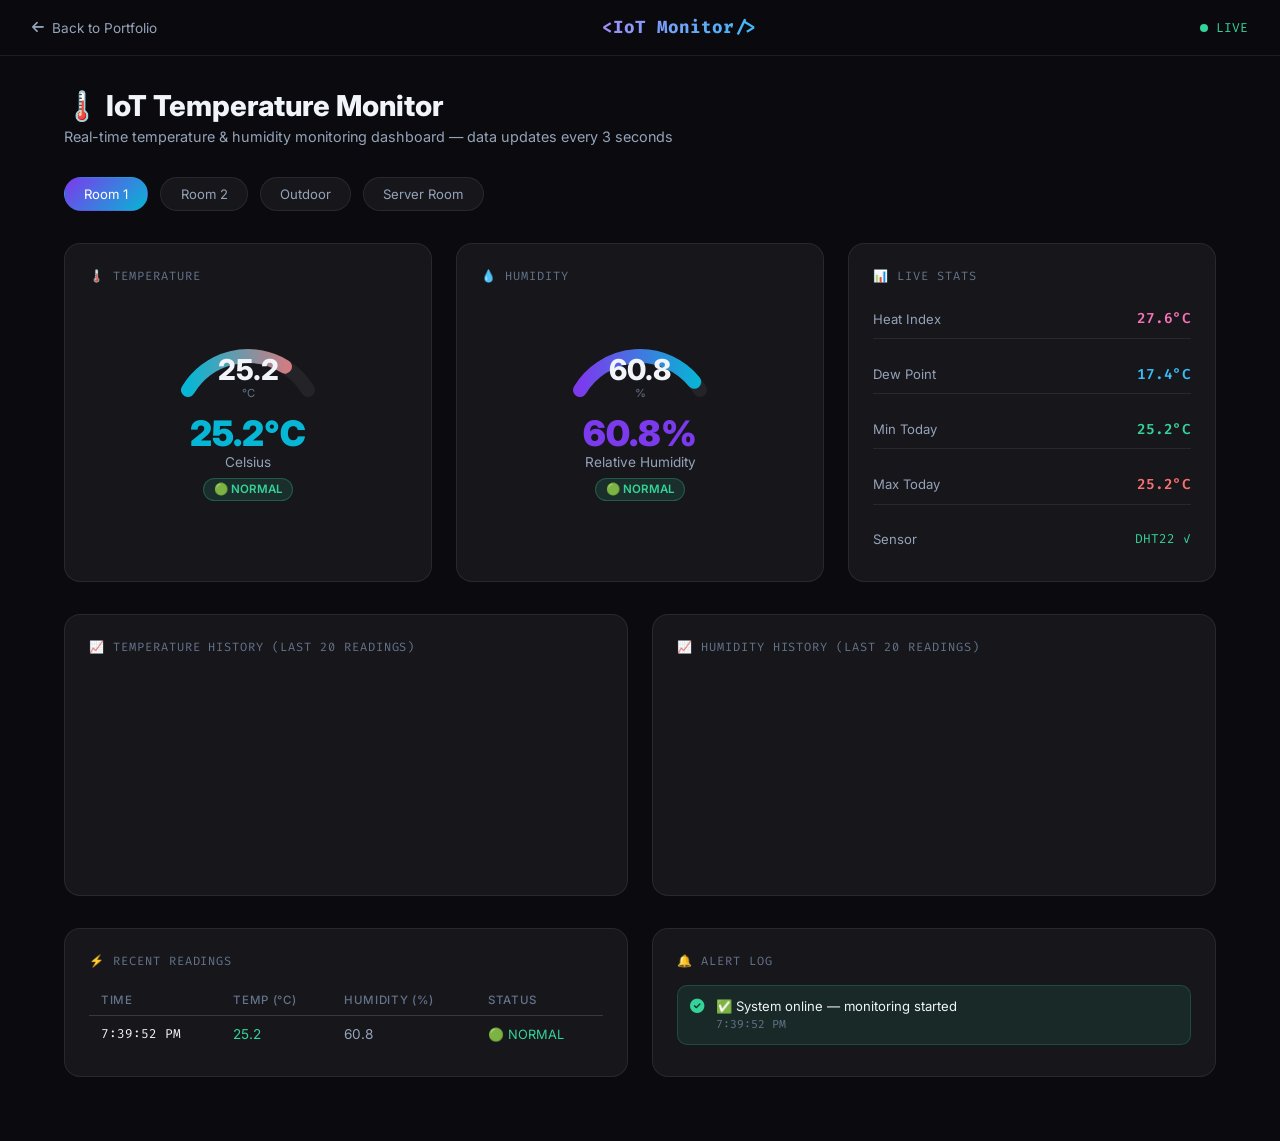
<file: projects/iot-monitor.html>
<!doctype html>
<html lang="en">
  <head>
    <meta charset="UTF-8" />
    <meta name="viewport" content="width=device-width, initial-scale=1.0" />
    <title>IoT Temperature Monitor | Ganesh Kumar</title>
    <link rel="preconnect" href="https://fonts.googleapis.com" />
    <link
      href="https://fonts.googleapis.com/css2?family=Inter:wght@300;400;500;600;700;800&family=Fira+Code:wght@400;500&display=swap"
      rel="stylesheet"
    />
    <link
      rel="stylesheet"
      href="https://cdnjs.cloudflare.com/ajax/libs/font-awesome/6.5.1/css/all.min.css"
    />
    <style>
      :root {
        --bg: #0a0a0f;
        --bg2: #0f0f1a;
        --card: rgba(255, 255, 255, 0.05);
        --border: rgba(255, 255, 255, 0.08);
        --a1: #7c3aed;
        --a2: #06b6d4;
        --a3: #f472b6;
        --text: #f1f5f9;
        --sub: #94a3b8;
        --muted: #64748b;
        --good: #34d399;
        --warn: #fbbf24;
        --danger: #f87171;
      }
      * {
        box-sizing: border-box;
        margin: 0;
        padding: 0;
      }
      body {
        font-family: "Inter", sans-serif;
        background: var(--bg);
        color: var(--text);
        min-height: 100vh;
      }

      header {
        background: rgba(10, 10, 15, 0.9);
        border-bottom: 1px solid var(--border);
        padding: 1rem 2rem;
        display: flex;
        align-items: center;
        justify-content: space-between;
        position: sticky;
        top: 0;
        z-index: 100;
        -webkit-backdrop-filter: blur(20px);
        backdrop-filter: blur(20px);
      }
      .logo {
        font-family: "Fira Code", monospace;
        font-size: 1.1rem;
        font-weight: 700;
        background: linear-gradient(135deg, #a78bfa, #38bdf8);
        -webkit-background-clip: text;
        background-clip: text;
        -webkit-text-fill-color: transparent;
      }
      .back-btn {
        display: flex;
        align-items: center;
        gap: 0.5rem;
        color: var(--sub);
        font-size: 0.85rem;
        text-decoration: none;
        transition: color 0.3s;
      }
      .back-btn:hover {
        color: var(--a2);
      }
      .status-badge {
        display: flex;
        align-items: center;
        gap: 0.5rem;
        font-size: 0.8rem;
        color: var(--good);
        font-family: "Fira Code", monospace;
      }
      .pulse {
        width: 8px;
        height: 8px;
        border-radius: 50%;
        background: var(--good);
        animation: pulse 1.5s infinite;
      }
      @keyframes pulse {
        0%,
        100% {
          opacity: 1;
          transform: scale(1);
        }
        50% {
          opacity: 0.5;
          transform: scale(1.3);
        }
      }

      main {
        max-width: 1200px;
        margin: 0 auto;
        padding: 2rem 1.5rem;
      }
      .page-title {
        margin-bottom: 2rem;
      }
      .page-title h1 {
        font-size: 1.8rem;
        font-weight: 800;
        margin-bottom: 0.3rem;
      }
      .page-title p {
        color: var(--sub);
        font-size: 0.9rem;
      }

      .grid-3 {
        display: grid;
        grid-template-columns: repeat(3, 1fr);
        gap: 1.5rem;
        margin-bottom: 2rem;
      }
      .grid-2 {
        display: grid;
        grid-template-columns: repeat(2, 1fr);
        gap: 1.5rem;
        margin-bottom: 2rem;
      }

      .card-col-1 {
        grid-column: span 1;
      }
      .temp-val-color {
        color: #06b6d4;
      }
      .hum-val-color {
        color: #7c3aed;
      }
      .stat-list {
        display: flex;
        flex-direction: column;
        gap: 1rem;
        margin-top: 0.5rem;
      }
      .stat-row {
        display: flex;
        justify-content: space-between;
        align-items: center;
        padding: 0.6rem 0;
        border-bottom: 1px solid var(--border);
      }
      .stat-row.no-border {
        border-bottom: none;
      }
      .stat-row-lbl {
        font-size: 0.82rem;
        color: var(--sub);
      }
      .val-heat {
        font-family: "Fira Code", monospace;
        font-size: 0.9rem;
        color: #f472b6;
        font-weight: 600;
      }
      .val-dew {
        font-family: "Fira Code", monospace;
        font-size: 0.9rem;
        color: #38bdf8;
        font-weight: 600;
      }
      .val-min {
        font-family: "Fira Code", monospace;
        font-size: 0.9rem;
        color: var(--good);
        font-weight: 600;
      }
      .val-max {
        font-family: "Fira Code", monospace;
        font-size: 0.9rem;
        color: var(--danger);
        font-weight: 600;
      }
      .val-sensor {
        font-family: "Fira Code", monospace;
        font-size: 0.8rem;
        color: var(--good);
      }

      .card {
        background: var(--card);
        border: 1px solid var(--border);
        border-radius: 16px;
        padding: 1.5rem;
      }
      .card-title {
        font-size: 0.75rem;
        color: var(--muted);
        text-transform: uppercase;
        letter-spacing: 0.08em;
        margin-bottom: 1rem;
        font-family: "Fira Code", monospace;
      }

      /* Gauge */
      .gauge-wrap {
        display: flex;
        flex-direction: column;
        align-items: center;
        gap: 1rem;
      }
      .gauge-svg {
        width: 160px;
        height: 100px;
        overflow: visible;
      }
      .gauge-track {
        fill: none;
        stroke: rgba(255, 255, 255, 0.06);
        stroke-width: 14;
        stroke-linecap: round;
      }
      .gauge-fill {
        fill: none;
        stroke-width: 14;
        stroke-linecap: round;
        transition: stroke-dashoffset 1s cubic-bezier(0.4, 0, 0.2, 1);
      }
      .gauge-value {
        font-size: 1.8rem;
        font-weight: 800;
        text-anchor: middle;
        font-family: "Inter", sans-serif;
      }
      .gauge-label {
        font-size: 0.7rem;
        fill: #64748b;
        text-anchor: middle;
      }
      .gauge-info {
        text-align: center;
      }
      .gauge-number {
        font-size: 2.2rem;
        font-weight: 900;
        line-height: 1;
      }
      .gauge-unit {
        font-size: 0.85rem;
        color: var(--sub);
        margin-top: 0.2rem;
      }
      .gauge-status {
        display: inline-block;
        padding: 0.2rem 0.6rem;
        border-radius: 100px;
        font-size: 0.72rem;
        font-weight: 600;
        margin-top: 0.5rem;
      }

      /* Mini stat cards */
      .stat-card {
        text-align: center;
      }
      .stat-icon {
        font-size: 1.5rem;
        margin-bottom: 0.5rem;
      }
      .stat-val {
        font-size: 1.5rem;
        font-weight: 800;
        font-family: "Fira Code", monospace;
      }
      .stat-label {
        font-size: 0.78rem;
        color: var(--sub);
        margin-top: 0.2rem;
      }

      /* Chart */
      .chart-container {
        position: relative;
        height: 200px;
      }
      canvas {
        width: 100% !important;
      }

      /* History table */
      .history-table {
        width: 100%;
        border-collapse: collapse;
        font-size: 0.85rem;
      }
      .history-table th {
        color: var(--muted);
        font-size: 0.72rem;
        text-transform: uppercase;
        letter-spacing: 0.06em;
        padding: 0.5rem 0.75rem;
        text-align: left;
        border-bottom: 1px solid var(--border);
        font-weight: 500;
      }
      .history-table td {
        padding: 0.6rem 0.75rem;
        border-bottom: 1px solid rgba(255, 255, 255, 0.03);
        color: var(--sub);
      }
      .history-table tr:last-child td {
        border-bottom: none;
      }
      .history-table td:first-child {
        color: var(--text);
        font-family: "Fira Code", monospace;
        font-size: 0.8rem;
      }

      /* Alerts */
      .alerts-list {
        display: flex;
        flex-direction: column;
        gap: 0.6rem;
        max-height: 240px;
        overflow-y: auto;
      }
      .alert-item {
        display: flex;
        align-items: flex-start;
        gap: 0.75rem;
        padding: 0.75rem;
        border-radius: 10px;
        font-size: 0.82rem;
      }
      .alert-item.danger {
        background: rgba(248, 113, 113, 0.1);
        border: 1px solid rgba(248, 113, 113, 0.2);
      }
      .alert-item.warn {
        background: rgba(251, 191, 36, 0.1);
        border: 1px solid rgba(251, 191, 36, 0.2);
      }
      .alert-item.good {
        background: rgba(52, 211, 153, 0.1);
        border: 1px solid rgba(52, 211, 153, 0.2);
      }
      .alert-icon {
        font-size: 0.9rem;
        margin-top: 0.05rem;
        flex-shrink: 0;
      }
      .alert-item.danger .alert-icon {
        color: var(--danger);
      }
      .alert-item.warn .alert-icon {
        color: var(--warn);
      }
      .alert-item.good .alert-icon {
        color: var(--good);
      }
      .alert-time {
        font-family: "Fira Code", monospace;
        font-size: 0.72rem;
        color: var(--muted);
        margin-top: 0.2rem;
      }

      /* Controls */
      .controls {
        display: flex;
        gap: 0.75rem;
        flex-wrap: wrap;
        margin-bottom: 2rem;
      }
      .ctrl-btn {
        padding: 0.5rem 1.2rem;
        border-radius: 100px;
        border: 1px solid var(--border);
        background: var(--card);
        color: var(--sub);
        font-size: 0.82rem;
        font-family: "Inter", sans-serif;
        cursor: pointer;
        transition: all 0.3s;
      }
      .ctrl-btn:hover,
      .ctrl-btn.active {
        background: linear-gradient(135deg, var(--a1), var(--a2));
        color: #fff;
        border-color: transparent;
      }

      @media (max-width: 768px) {
        .grid-3 {
          grid-template-columns: 1fr;
        }
        .grid-2 {
          grid-template-columns: 1fr;
        }
      }
    </style>
  </head>
  <body>
    <header>
      <a href="../index.html" class="back-btn"
        ><i class="fas fa-arrow-left"></i> Back to Portfolio</a
      >
      <span class="logo">&lt;IoT Monitor/&gt;</span>
      <div class="status-badge">
        <div class="pulse"></div>
        LIVE
      </div>
    </header>

    <main>
      <div class="page-title">
        <h1>🌡️ IoT Temperature Monitor</h1>
        <p>
          Real-time temperature & humidity monitoring dashboard — data updates
          every 3 seconds
        </p>
      </div>

      <div class="controls">
        <button
          class="ctrl-btn active"
          id="btnRoom1"
          onclick="switchRoom('Room 1', this)"
        >
          Room 1
        </button>
        <button
          class="ctrl-btn"
          id="btnRoom2"
          onclick="switchRoom('Room 2', this)"
        >
          Room 2
        </button>
        <button
          class="ctrl-btn"
          id="btnOutdoor"
          onclick="switchRoom('Outdoor', this)"
        >
          Outdoor
        </button>
        <button
          class="ctrl-btn"
          id="btnServer"
          onclick="switchRoom('Server Room', this)"
        >
          Server Room
        </button>
      </div>

      <div class="grid-3">
        <div class="card card-col-1">
          <div class="card-title">🌡️ Temperature</div>
          <div class="gauge-wrap">
            <svg class="gauge-svg" viewBox="0 0 160 100">
              <path class="gauge-track" d="M 20 90 A 70 70 0 0 1 140 90" />
              <path
                class="gauge-fill"
                id="tempGaugePath"
                stroke="url(#tGrad)"
                stroke-dasharray="220"
                stroke-dashoffset="220"
                d="M 20 90 A 70 70 0 0 1 140 90"
              />
              <defs>
                <linearGradient id="tGrad" x1="0%" y1="0%" x2="100%" y2="0%">
                  <stop offset="0%" stop-color="#06b6d4" />
                  <stop offset="100%" stop-color="#f87171" />
                </linearGradient>
              </defs>
              <text
                x="80"
                y="80"
                class="gauge-value"
                id="tempGaugeText"
                fill="#f1f5f9"
              >
                --
              </text>
              <text x="80" y="97" class="gauge-label">°C</text>
            </svg>
            <div class="gauge-info">
              <div class="gauge-number temp-val-color" id="tempVal">--°C</div>
              <div class="gauge-unit">Celsius</div>
              <span class="gauge-status" id="tempStatus">Loading...</span>
            </div>
          </div>
        </div>

        <div class="card">
          <div class="card-title">💧 Humidity</div>
          <div class="gauge-wrap">
            <svg class="gauge-svg" viewBox="0 0 160 100">
              <path class="gauge-track" d="M 20 90 A 70 70 0 0 1 140 90" />
              <path
                class="gauge-fill"
                id="humGaugePath"
                stroke="url(#hGrad)"
                stroke-dasharray="220"
                stroke-dashoffset="220"
                d="M 20 90 A 70 70 0 0 1 140 90"
              />
              <defs>
                <linearGradient id="hGrad" x1="0%" y1="0%" x2="100%" y2="0%">
                  <stop offset="0%" stop-color="#7c3aed" />
                  <stop offset="100%" stop-color="#06b6d4" />
                </linearGradient>
              </defs>
              <text
                x="80"
                y="80"
                class="gauge-value"
                id="humGaugeText"
                fill="#f1f5f9"
              >
                --
              </text>
              <text x="80" y="97" class="gauge-label">%</text>
            </svg>
            <div class="gauge-info">
              <div class="gauge-number hum-val-color" id="humVal">--%</div>
              <div class="gauge-unit">Relative Humidity</div>
              <span class="gauge-status" id="humStatus">Loading...</span>
            </div>
          </div>
        </div>

        <div class="card">
          <div class="card-title">📊 Live Stats</div>
          <div class="stat-list">
            <div class="stat-row">
              <span class="stat-row-lbl">Heat Index</span>
              <span id="heatIdx" class="val-heat">--°C</span>
            </div>
            <div class="stat-row">
              <span class="stat-row-lbl">Dew Point</span>
              <span id="dewPoint" class="val-dew">--°C</span>
            </div>
            <div class="stat-row">
              <span class="stat-row-lbl">Min Today</span>
              <span id="minTemp" class="val-min">--°C</span>
            </div>
            <div class="stat-row">
              <span class="stat-row-lbl">Max Today</span>
              <span id="maxTemp" class="val-max">--°C</span>
            </div>
            <div class="stat-row no-border">
              <span class="stat-row-lbl">Sensor</span>
              <span class="val-sensor">DHT22 ✓</span>
            </div>
          </div>
        </div>
      </div>

      <div class="grid-2">
        <div class="card">
          <div class="card-title">
            📈 Temperature History (Last 20 readings)
          </div>
          <div class="chart-container">
            <canvas id="tempChart"></canvas>
          </div>
        </div>
        <div class="card">
          <div class="card-title">📈 Humidity History (Last 20 readings)</div>
          <div class="chart-container">
            <canvas id="humChart"></canvas>
          </div>
        </div>
      </div>

      <div class="grid-2">
        <div class="card">
          <div class="card-title">⚡ Recent Readings</div>
          <table class="history-table">
            <thead>
              <tr>
                <th>Time</th>
                <th>Temp (°C)</th>
                <th>Humidity (%)</th>
                <th>Status</th>
              </tr>
            </thead>
            <tbody id="historyBody"></tbody>
          </table>
        </div>
        <div class="card">
          <div class="card-title">🔔 Alert Log</div>
          <div class="alerts-list" id="alertsList"></div>
        </div>
      </div>
    </main>

    <script>
      let currentRoom = "Room 1";
      let readings = [];
      let minT = Infinity,
        maxT = -Infinity;
      let alerts = [];
      let tempHistory = [],
        humHistory = [],
        labels = [];

      const roomConfig = {
        "Room 1": { baseTemp: 24, baseHum: 55 },
        "Room 2": { baseTemp: 27, baseHum: 60 },
        Outdoor: { baseTemp: 32, baseHum: 70 },
        "Server Room": { baseTemp: 18, baseHum: 40 },
      };

      function switchRoom(name, btn) {
        currentRoom = name;
        document
          .querySelectorAll(".ctrl-btn")
          .forEach((b) => b.classList.remove("active"));
        btn.classList.add("active");
        readings = [];
        tempHistory = [];
        humHistory = [];
        labels = [];
        minT = Infinity;
        maxT = -Infinity;
        document.getElementById("historyBody").innerHTML = "";
        updateData();
      }

      function rand(base, variance) {
        return +(base + (Math.random() - 0.5) * variance * 2).toFixed(1);
      }

      function getStatus(temp, hum) {
        if (temp > 35 || temp < 10)
          return { label: "🔴 DANGER", cls: "danger" };
        if (temp > 30 || hum > 80) return { label: "🟡 WARNING", cls: "warn" };
        return { label: "🟢 NORMAL", cls: "good" };
      }

      function updateGauge(id, value, min, max) {
        const pct = (value - min) / (max - min);
        const dashOffset = 220 - pct * 220;
        document.getElementById(id).style.strokeDashoffset = Math.max(
          0,
          dashOffset,
        );
      }

      function updateData() {
        const cfg = roomConfig[currentRoom];
        const temp = rand(cfg.baseTemp, 3);
        const hum = rand(cfg.baseHum, 8);
        const heatIdx = +(
          temp +
          0.33 *
            ((hum / 100) * 6.105 * Math.exp((17.27 * temp) / (237.3 + temp))) -
          4
        ).toFixed(1);
        const dewPt = +(temp - (100 - hum) / 5).toFixed(1);

        if (temp < minT) minT = temp;
        if (temp > maxT) maxT = temp;

        const st = getStatus(temp, hum);
        const now = new Date().toLocaleTimeString();

        // Update gauges
        document.getElementById("tempVal").textContent = temp + "°C";
        document.getElementById("humVal").textContent = hum + "%";
        document.getElementById("tempGaugeText").textContent = temp;
        document.getElementById("humGaugeText").textContent = hum;
        updateGauge("tempGaugePath", temp, 0, 50);
        updateGauge("humGaugePath", hum, 0, 100);

        const stColors = {
          good: "#34d399",
          warn: "#fbbf24",
          danger: "#f87171",
        };
        const tempStatus = document.getElementById("tempStatus");
        tempStatus.textContent = st.label;
        tempStatus.style.background = stColors[st.cls] + "22";
        tempStatus.style.color = stColors[st.cls];
        tempStatus.style.border = "1px solid " + stColors[st.cls] + "44";
        document.getElementById("humStatus").textContent =
          hum > 80 ? "🟡 HIGH" : hum < 30 ? "🟡 LOW" : "🟢 NORMAL";
        document.getElementById("humStatus").style.cssText =
          `background:${hum > 80 || hum < 30 ? "#fbbf2422" : "#34d39922"};color:${hum > 80 || hum < 30 ? "#fbbf24" : "#34d399"};border:1px solid ${hum > 80 || hum < 30 ? "#fbbf2444" : "#34d39944"};padding:0.2rem 0.6rem;border-radius:100px;font-size:0.72rem;font-weight:600;display:inline-block;`;

        document.getElementById("heatIdx").textContent = heatIdx + "°C";
        document.getElementById("dewPoint").textContent = dewPt + "°C";
        document.getElementById("minTemp").textContent = minT + "°C";
        document.getElementById("maxTemp").textContent = maxT + "°C";

        // History table
        readings.unshift({ time: now, temp, hum, st });
        if (readings.length > 8) readings.pop();
        const tbody = document.getElementById("historyBody");
        tbody.innerHTML = readings
          .map(
            (r) => `
      <tr>
        <td>${r.time}</td>
        <td style="color:${r.temp > 30 ? "#f87171" : r.temp < 15 ? "#38bdf8" : "#34d399"}">${r.temp}</td>
        <td style="color:${r.hum > 75 ? "#fbbf24" : "#94a3b8"}">${r.hum}</td>
        <td><span style="color:${{ good: "#34d399", warn: "#fbbf24", danger: "#f87171" }[r.st.cls]};font-size:0.8rem">${r.st.label}</span></td>
      </tr>`,
          )
          .join("");

        // Alerts
        if (temp > 35)
          addAlert(
            "danger",
            `🔴 Critical temp: ${temp}°C in ${currentRoom}`,
            now,
          );
        else if (temp > 30)
          addAlert("warn", `⚠️ High temp: ${temp}°C in ${currentRoom}`, now);
        if (hum > 80)
          addAlert("warn", `💧 High humidity: ${hum}% in ${currentRoom}`, now);
        if (st.cls === "good" && Math.random() < 0.05)
          addAlert("good", `✅ All readings normal in ${currentRoom}`, now);

        // Chart update
        labels.push(now);
        tempHistory.push(temp);
        humHistory.push(hum);
        if (labels.length > 20) {
          labels.shift();
          tempHistory.shift();
          humHistory.shift();
        }
        drawChart("tempChart", tempHistory, labels, "#06b6d4", "°C", 0, 50);
        drawChart("humChart", humHistory, labels, "#7c3aed", "%", 0, 100);
      }

      function addAlert(type, msg, time) {
        alerts.unshift({ type, msg, time });
        if (alerts.length > 15) alerts.pop();
        const icons = {
          danger: "fa-exclamation-circle",
          warn: "fa-exclamation-triangle",
          good: "fa-check-circle",
        };
        document.getElementById("alertsList").innerHTML = alerts
          .map(
            (a) => `
      <div class="alert-item ${a.type}">
        <i class="fas ${icons[a.type]} alert-icon"></i>
        <div><div>${a.msg}</div><div class="alert-time">${a.time}</div></div>
      </div>`,
          )
          .join("");
      }

      // Lightweight canvas chart
      function drawChart(id, data, lbls, color, unit, min, max) {
        const canvas = document.getElementById(id);
        const ctx = canvas.getContext("2d");
        const W = canvas.parentElement.clientWidth || 400;
        const H = 200;
        canvas.width = W;
        canvas.height = H;
        ctx.clearRect(0, 0, W, H);

        if (data.length < 2) return;

        const pad = { top: 20, right: 20, bottom: 30, left: 40 };
        const w = W - pad.left - pad.right;
        const h = H - pad.top - pad.bottom;

        // Grid lines
        ctx.strokeStyle = "rgba(255,255,255,0.05)";
        ctx.lineWidth = 1;
        for (let i = 0; i <= 4; i++) {
          const y = pad.top + (h / 4) * i;
          ctx.beginPath();
          ctx.moveTo(pad.left, y);
          ctx.lineTo(pad.left + w, y);
          ctx.stroke();
          const val = (max - ((max - min) / 4) * i).toFixed(0);
          ctx.fillStyle = "#64748b";
          ctx.font = "10px Inter";
          ctx.textAlign = "right";
          ctx.fillText(val + unit, pad.left - 5, y + 4);
        }

        // Gradient fill
        const grad = ctx.createLinearGradient(0, pad.top, 0, pad.top + h);
        grad.addColorStop(0, color + "55");
        grad.addColorStop(1, color + "00");

        const pts = data.map((v, i) => ({
          x: pad.left + (i / (data.length - 1)) * w,
          y: pad.top + h - ((v - min) / (max - min)) * h,
        }));

        ctx.beginPath();
        ctx.moveTo(pts[0].x, pts[0].y);
        for (let i = 1; i < pts.length; i++) {
          const cp = {
            x: (pts[i - 1].x + pts[i].x) / 2,
            y: (pts[i - 1].y + pts[i].y) / 2,
          };
          ctx.quadraticCurveTo(pts[i - 1].x, pts[i - 1].y, cp.x, cp.y);
        }
        ctx.quadraticCurveTo(
          pts[pts.length - 1].x,
          pts[pts.length - 1].y,
          pts[pts.length - 1].x,
          pts[pts.length - 1].y,
        );
        ctx.lineTo(pts[pts.length - 1].x, pad.top + h);
        ctx.lineTo(pts[0].x, pad.top + h);
        ctx.closePath();
        ctx.fillStyle = grad;
        ctx.fill();

        // Line
        ctx.beginPath();
        ctx.moveTo(pts[0].x, pts[0].y);
        for (let i = 1; i < pts.length; i++) {
          const cp = {
            x: (pts[i - 1].x + pts[i].x) / 2,
            y: (pts[i - 1].y + pts[i].y) / 2,
          };
          ctx.quadraticCurveTo(pts[i - 1].x, pts[i - 1].y, cp.x, cp.y);
        }
        ctx.quadraticCurveTo(
          pts[pts.length - 1].x,
          pts[pts.length - 1].y,
          pts[pts.length - 1].x,
          pts[pts.length - 1].y,
        );
        ctx.strokeStyle = color;
        ctx.lineWidth = 2.5;
        ctx.stroke();

        // Latest dot
        const last = pts[pts.length - 1];
        ctx.beginPath();
        ctx.arc(last.x, last.y, 5, 0, Math.PI * 2);
        ctx.fillStyle = color;
        ctx.fill();
        ctx.strokeStyle = "#0a0a0f";
        ctx.lineWidth = 2;
        ctx.stroke();
      }

      addAlert(
        "good",
        "✅ System online — monitoring started",
        new Date().toLocaleTimeString(),
      );
      updateData();
      setInterval(updateData, 3000);
    </script>
  </body>
</html>
</file>
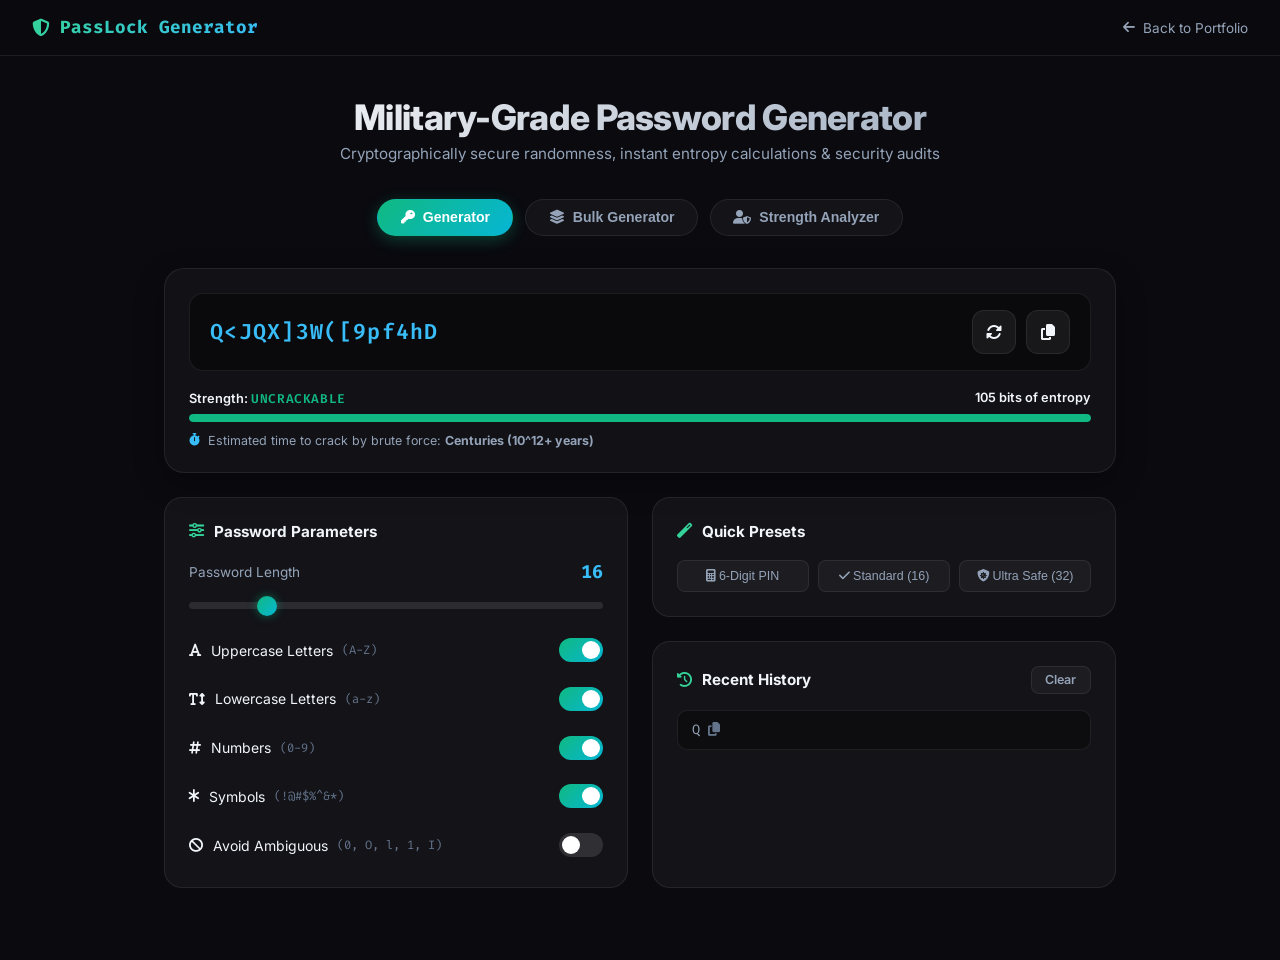
<file: projects/password-generator.html>
<!doctype html>
<html lang="en">
  <head>
    <meta charset="UTF-8" />
    <meta name="viewport" content="width=device-width, initial-scale=1.0" />
    <title>Password Generator & Security Suite | Ganesh Kumar</title>
    <link
      href="https://fonts.googleapis.com/css2?family=Inter:wght@300;400;500;600;700;800&family=Fira+Code:wght@400;500;600;700&display=swap"
      rel="stylesheet"
    />
    <link
      rel="stylesheet"
      href="https://cdnjs.cloudflare.com/ajax/libs/font-awesome/6.5.1/css/all.min.css"
    />
    <style>
      :root {
        --bg: #0a0a0f;
        --bg2: #0f0f1a;
        --card: rgba(255, 255, 255, 0.04);
        --card-hover: rgba(255, 255, 255, 0.07);
        --border: rgba(255, 255, 255, 0.08);
        --a1: #10b981;
        --a2: #06b6d4;
        --a3: #8b5cf6;
        --danger: #ef4444;
        --warning: #f59e0b;
        --text: #f1f5f9;
        --sub: #94a3b8;
        --muted: #64748b;
      }
      * {
        box-sizing: border-box;
        margin: 0;
        padding: 0;
      }
      body {
        font-family: "Inter", sans-serif;
        background: var(--bg);
        color: var(--text);
        min-height: 100vh;
        display: flex;
        flex-direction: column;
      }
      header {
        background: rgba(10, 10, 15, 0.9);
        border-bottom: 1px solid var(--border);
        padding: 1rem 2rem;
        display: flex;
        align-items: center;
        justify-content: space-between;
        position: sticky;
        top: 0;
        z-index: 100;
        -webkit-backdrop-filter: blur(20px);
        backdrop-filter: blur(20px);
      }
      .logo {
        font-family: "Fira Code", monospace;
        font-size: 1.1rem;
        font-weight: 700;
        background: linear-gradient(135deg, #34d399, #38bdf8);
        -webkit-background-clip: text;
        background-clip: text;
        -webkit-text-fill-color: transparent;
        display: flex;
        align-items: center;
        gap: 0.6rem;
      }
      .back-btn {
        display: flex;
        align-items: center;
        gap: 0.5rem;
        color: var(--sub);
        font-size: 0.85rem;
        text-decoration: none;
        transition: color 0.3s;
      }
      .back-btn:hover {
        color: #34d399;
      }

      main {
        max-width: 1000px;
        margin: 0 auto;
        padding: 2.5rem 1.5rem;
        width: 100%;
        flex: 1;
      }
      .hero-title {
        text-align: center;
        margin-bottom: 2.2rem;
      }
      .hero-title h1 {
        font-size: 2.2rem;
        font-weight: 800;
        letter-spacing: -0.02em;
        background: linear-gradient(135deg, #ffffff, #94a3b8);
        -webkit-background-clip: text;
        background-clip: text;
        -webkit-text-fill-color: transparent;
      }
      .hero-title p {
        color: var(--sub);
        font-size: 0.95rem;
        margin-top: 0.4rem;
      }

      /* Tab switcher */
      .tab-bar {
        display: flex;
        justify-content: center;
        gap: 0.75rem;
        margin-bottom: 2rem;
      }
      .tab-btn {
        background: var(--card);
        border: 1px solid var(--border);
        color: var(--sub);
        padding: 0.6rem 1.4rem;
        border-radius: 100px;
        font-size: 0.88rem;
        font-weight: 600;
        cursor: pointer;
        display: inline-flex;
        align-items: center;
        gap: 0.5rem;
        transition: all 0.25s;
      }
      .tab-btn.active {
        background: linear-gradient(135deg, #10b981, #06b6d4);
        color: #fff;
        border-color: transparent;
        box-shadow: 0 4px 15px rgba(16, 185, 129, 0.3);
      }

      /* Password Display Card */
      .display-card {
        background: rgba(255, 255, 255, 0.03);
        border: 1px solid var(--border);
        border-radius: 20px;
        padding: 1.5rem;
        margin-bottom: 1.5rem;
        position: relative;
        box-shadow: 0 10px 30px rgba(0, 0, 0, 0.25);
      }
      .password-output-wrapper {
        display: flex;
        align-items: center;
        justify-content: space-between;
        gap: 1rem;
        background: rgba(0, 0, 0, 0.4);
        border: 1px solid var(--border);
        border-radius: 14px;
        padding: 1rem 1.25rem;
      }
      .password-text {
        font-family: "Fira Code", monospace;
        font-size: 1.35rem;
        font-weight: 600;
        color: #38bdf8;
        letter-spacing: 0.06em;
        word-break: break-all;
        flex: 1;
        -webkit-user-select: all;
        user-select: all;
      }
      .output-actions {
        display: flex;
        gap: 0.6rem;
      }
      .action-circle-btn {
        width: 44px;
        height: 44px;
        border-radius: 12px;
        border: 1px solid var(--border);
        background: rgba(255, 255, 255, 0.06);
        color: var(--text);
        cursor: pointer;
        display: flex;
        align-items: center;
        justify-content: center;
        font-size: 1rem;
        transition: all 0.2s;
      }
      .action-circle-btn:hover {
        background: rgba(255, 255, 255, 0.15);
        transform: scale(1.05);
      }
      .action-circle-btn.copy:hover {
        background: #10b981;
        color: #fff;
        border-color: #10b981;
      }
      .action-circle-btn.refresh:hover {
        background: #06b6d4;
        color: #fff;
        border-color: #06b6d4;
      }

      /* Strength Bar */
      .strength-wrapper {
        margin-top: 1.2rem;
      }
      .strength-labels {
        display: flex;
        justify-content: space-between;
        font-size: 0.8rem;
        margin-bottom: 0.45rem;
        font-weight: 600;
      }
      .strength-status {
        text-transform: uppercase;
        letter-spacing: 0.05em;
        font-family: "Fira Code", monospace;
      }
      .strength-track {
        height: 8px;
        background: rgba(255, 255, 255, 0.08);
        border-radius: 100px;
        overflow: hidden;
        display: flex;
      }
      .strength-fill {
        height: 100%;
        width: 0%;
        border-radius: 100px;
        transition:
          width 0.3s ease,
          background 0.3s ease;
      }

      .crack-time-info {
        display: flex;
        align-items: center;
        gap: 0.5rem;
        font-size: 0.78rem;
        color: var(--sub);
        margin-top: 0.65rem;
      }
      .crack-time-info i {
        color: #38bdf8;
      }

      /* Controls Panel */
      .controls-grid {
        display: grid;
        grid-template-columns: 1fr 1fr;
        gap: 1.5rem;
        margin-bottom: 2rem;
      }
      .control-card {
        background: var(--card);
        border: 1px solid var(--border);
        border-radius: 18px;
        padding: 1.5rem;
      }
      .card-heading {
        font-size: 0.95rem;
        font-weight: 700;
        margin-bottom: 1.2rem;
        display: flex;
        align-items: center;
        gap: 0.6rem;
        color: #f1f5f9;
      }
      .card-heading.no-mb {
        margin-bottom: 0;
      }
      .card-heading i {
        color: #34d399;
      }

      /* Slider Container */
      .slider-box {
        margin-bottom: 1.2rem;
      }
      .slider-header {
        display: flex;
        justify-content: space-between;
        align-items: center;
        font-size: 0.85rem;
        margin-bottom: 0.6rem;
        color: var(--sub);
      }
      .slider-val {
        font-family: "Fira Code", monospace;
        font-size: 1.15rem;
        font-weight: 700;
        color: #38bdf8;
      }
      input[type="range"] {
        -webkit-appearance: none;
        appearance: none;
        width: 100%;
        height: 7px;
        border-radius: 5px;
        background: rgba(255, 255, 255, 0.1);
        outline: none;
        cursor: pointer;
      }
      input[type="range"]::-webkit-slider-thumb {
        -webkit-appearance: none;
        appearance: none;
        width: 20px;
        height: 20px;
        border-radius: 50%;
        background: linear-gradient(135deg, #10b981, #06b6d4);
        cursor: pointer;
        box-shadow: 0 0 10px rgba(16, 185, 129, 0.5);
        transition: transform 0.15s;
      }
      input[type="range"]::-webkit-slider-thumb:hover {
        transform: scale(1.15);
      }

      /* Toggle Switches */
      .toggle-list {
        display: flex;
        flex-direction: column;
        gap: 0.85rem;
      }
      .toggle-item {
        display: flex;
        align-items: center;
        justify-content: space-between;
        cursor: pointer;
        padding: 0.35rem 0;
        -webkit-user-select: none;
        user-select: none;
      }
      .sidebar-col {
        display: flex;
        flex-direction: column;
        gap: 1.5rem;
      }
      .flex-1 {
        flex: 1;
      }
      .desc-text {
        color: var(--sub);
        font-size: 0.88rem;
      }
      .desc-text-mb {
        color: var(--sub);
        font-size: 0.88rem;
        margin-bottom: 1.2rem;
      }
      .bulk-action-bar {
        margin-top: 1rem;
        display: flex;
        gap: 0.8rem;
        align-items: center;
        flex-wrap: wrap;
      }
      .lbl-quantity {
        font-size: 0.85rem;
        color: var(--sub);
      }
      .toggle-label {
        font-size: 0.875rem;
        color: var(--text);
        display: flex;
        align-items: center;
        gap: 0.6rem;
      }
      .toggle-label span {
        color: var(--muted);
        font-size: 0.76rem;
        font-family: "Fira Code", monospace;
      }
      .switch {
        position: relative;
        display: inline-block;
        width: 44px;
        height: 24px;
      }
      .switch input {
        opacity: 0;
        width: 0;
        height: 0;
      }
      .slider-toggle {
        position: absolute;
        cursor: pointer;
        top: 0;
        left: 0;
        right: 0;
        bottom: 0;
        background-color: rgba(255, 255, 255, 0.12);
        transition: 0.3s;
        border-radius: 34px;
      }
      .slider-toggle:before {
        position: absolute;
        content: "";
        height: 18px;
        width: 18px;
        left: 3px;
        bottom: 3px;
        background-color: white;
        transition: 0.3s;
        border-radius: 50%;
      }
      input:checked + .slider-toggle {
        background: linear-gradient(135deg, #10b981, #06b6d4);
      }
      input:checked + .slider-toggle:before {
        transform: translateX(20px);
      }

      /* Quick Preset Buttons */
      .preset-btns {
        display: grid;
        grid-template-columns: repeat(3, 1fr);
        gap: 0.6rem;
        margin-top: 1rem;
      }
      .preset-btn {
        background: rgba(255, 255, 255, 0.04);
        border: 1px solid var(--border);
        border-radius: 8px;
        padding: 0.5rem;
        font-size: 0.78rem;
        color: var(--sub);
        cursor: pointer;
        transition: all 0.2s;
      }
      .preset-btn:hover {
        background: rgba(255, 255, 255, 0.1);
        color: var(--text);
        border-color: #34d399;
      }

      /* History & Bulk Section */
      .history-card {
        background: var(--card);
        border: 1px solid var(--border);
        border-radius: 18px;
        padding: 1.5rem;
      }
      .history-header {
        display: flex;
        justify-content: space-between;
        align-items: center;
        margin-bottom: 1rem;
      }
      .history-list {
        display: flex;
        flex-direction: column;
        gap: 0.6rem;
        max-height: 240px;
        overflow-y: auto;
      }
      .history-item {
        display: flex;
        align-items: center;
        justify-content: space-between;
        background: rgba(0, 0, 0, 0.3);
        border: 1px solid var(--border);
        padding: 0.65rem 0.9rem;
        border-radius: 10px;
        font-family: "Fira Code", monospace;
        font-size: 0.85rem;
      }
      .history-pwd {
        color: #94a3b8;
        overflow: hidden;
        text-overflow: ellipsis;
        white-space: nowrap;
        margin-right: 0.5rem;
      }
      .history-copy {
        background: none;
        border: none;
        color: var(--muted);
        cursor: pointer;
        font-size: 0.85rem;
        transition: color 0.2s;
      }
      .history-copy:hover {
        color: #34d399;
      }

      /* Bulk Panel */
      .bulk-panel {
        display: none;
        background: var(--card);
        border: 1px solid var(--border);
        border-radius: 18px;
        padding: 1.5rem;
        margin-bottom: 2rem;
      }
      .bulk-textarea {
        width: 100%;
        height: 180px;
        background: rgba(0, 0, 0, 0.35);
        border: 1px solid var(--border);
        border-radius: 12px;
        padding: 1rem;
        font-family: "Fira Code", monospace;
        color: #38bdf8;
        font-size: 0.85rem;
        resize: vertical;
        outline: none;
        margin: 1rem 0;
      }

      /* Checker Panel */
      .checker-panel {
        display: none;
        background: var(--card);
        border: 1px solid var(--border);
        border-radius: 18px;
        padding: 1.5rem;
        margin-bottom: 2rem;
      }
      .check-input {
        width: 100%;
        background: rgba(0, 0, 0, 0.35);
        border: 1px solid var(--border);
        border-radius: 12px;
        padding: 0.9rem 1.2rem;
        color: var(--text);
        font-family: "Fira Code", monospace;
        font-size: 1rem;
        outline: none;
        margin-bottom: 1.5rem;
      }
      .check-input:focus {
        border-color: #38bdf8;
      }

      .checklist {
        display: grid;
        grid-template-columns: 1fr 1fr;
        gap: 0.8rem;
      }
      .check-rule {
        display: flex;
        align-items: center;
        gap: 0.6rem;
        font-size: 0.85rem;
        color: var(--sub);
      }
      .check-rule.valid {
        color: #34d399;
      }
      .check-rule.valid i {
        color: #34d399;
      }
      .check-rule.invalid i {
        color: var(--muted);
      }

      /* Button styles */
      .btn {
        display: inline-flex;
        align-items: center;
        gap: 0.5rem;
        padding: 0.6rem 1.25rem;
        border-radius: 10px;
        font-size: 0.85rem;
        font-weight: 600;
        cursor: pointer;
        border: none;
        font-family: "Inter", sans-serif;
        transition: all 0.2s;
      }
      .btn-sm {
        padding: 0.35rem 0.85rem;
        font-size: 0.78rem;
        border-radius: 8px;
      }
      .btn-primary {
        background: linear-gradient(135deg, #10b981, #06b6d4);
        color: #fff;
      }
      .btn-outline {
        background: rgba(255, 255, 255, 0.04);
        border: 1px solid var(--border);
        color: var(--sub);
      }
      .btn-outline:hover {
        color: var(--text);
        border-color: rgba(255, 255, 255, 0.2);
      }

      /* Toast */
      .toast-box {
        position: fixed;
        bottom: 2rem;
        right: 2rem;
        background: #111e1c;
        border: 1px solid #10b981;
        border-radius: 12px;
        padding: 0.85rem 1.4rem;
        display: flex;
        align-items: center;
        gap: 0.8rem;
        box-shadow: 0 10px 30px rgba(0, 0, 0, 0.4);
        z-index: 2000;
        transform: translateY(120%);
        opacity: 0;
        transition: all 0.3s cubic-bezier(0.16, 1, 0.3, 1);
      }
      .toast-box.show {
        transform: translateY(0);
        opacity: 1;
      }
      .toast-box i {
        font-size: 1.1rem;
        color: #10b981;
      }

      @media (max-width: 768px) {
        .controls-grid {
          grid-template-columns: 1fr;
        }
        .checklist {
          grid-template-columns: 1fr;
        }
        .password-text {
          font-size: 1.05rem;
        }
      }
    </style>
  </head>
  <body>
    <header>
      <div class="logo">
        <i class="fas fa-shield-alt"></i>
        <span>PassLock Generator</span>
      </div>
      <a href="../index.html" class="back-btn">
        <i class="fas fa-arrow-left"></i>
        <span>Back to Portfolio</span>
      </a>
    </header>

    <main>
      <div class="hero-title">
        <h1>Military-Grade Password Generator</h1>
        <p>
          Cryptographically secure randomness, instant entropy calculations &
          security audits
        </p>
      </div>

      <!-- Mode Selector -->
      <div class="tab-bar">
        <button class="tab-btn active" data-tab="generator">
          <i class="fas fa-key"></i> Generator
        </button>
        <button class="tab-btn" data-tab="bulk">
          <i class="fas fa-layer-group"></i> Bulk Generator
        </button>
        <button class="tab-btn" data-tab="checker">
          <i class="fas fa-user-shield"></i> Strength Analyzer
        </button>
      </div>

      <!-- MAIN GENERATOR VIEW -->
      <div id="view-generator">
        <!-- Output Card -->
        <div class="display-card">
          <div class="password-output-wrapper">
            <div class="password-text" id="passwordOutput">Loading...</div>
            <div class="output-actions">
              <button
                class="action-circle-btn refresh"
                id="refreshBtn"
                title="Generate New"
              >
                <i class="fas fa-sync-alt"></i>
              </button>
              <button
                class="action-circle-btn copy"
                id="copyBtn"
                title="Copy to Clipboard"
              >
                <i class="fas fa-copy"></i>
              </button>
            </div>
          </div>

          <div class="strength-wrapper">
            <div class="strength-labels">
              <span
                >Strength:
                <span class="strength-status" id="strengthText"
                  >Calculating</span
                ></span
              >
              <span id="entropyBits">0 bits of entropy</span>
            </div>
            <div class="strength-track">
              <div class="strength-fill" id="strengthBar"></div>
            </div>
            <div class="crack-time-info">
              <i class="fas fa-stopwatch"></i>
              <span
                >Estimated time to crack by brute force:
                <strong id="crackTimeText">Calculating...</strong></span
              >
            </div>
          </div>
        </div>

        <!-- Controls Panel -->
        <div class="controls-grid">
          <!-- Configuration Card -->
          <div class="control-card">
            <div class="card-heading">
              <i class="fas fa-sliders-h"></i>
              <span>Password Parameters</span>
            </div>

            <div class="slider-box">
              <div class="slider-header">
                <span>Password Length</span>
                <span class="slider-val" id="lengthDisplay">16</span>
              </div>
              <input
                type="range"
                id="lengthSlider"
                min="6"
                max="64"
                value="16"
                title="Password Length"
                placeholder="16"
              />
            </div>

            <div class="toggle-list">
              <label class="toggle-item">
                <div class="toggle-label">
                  <i class="fas fa-font"></i>
                  Uppercase Letters <span>(A-Z)</span>
                </div>
                <div class="switch">
                  <input type="checkbox" id="chkUpper" checked />
                  <span class="slider-toggle"></span>
                </div>
              </label>
              <label class="toggle-item">
                <div class="toggle-label">
                  <i class="fas fa-text-height"></i>
                  Lowercase Letters <span>(a-z)</span>
                </div>
                <div class="switch">
                  <input type="checkbox" id="chkLower" checked />
                  <span class="slider-toggle"></span>
                </div>
              </label>
              <label class="toggle-item">
                <div class="toggle-label">
                  <i class="fas fa-hashtag"></i>
                  Numbers <span>(0-9)</span>
                </div>
                <div class="switch">
                  <input type="checkbox" id="chkNumbers" checked />
                  <span class="slider-toggle"></span>
                </div>
              </label>
              <label class="toggle-item">
                <div class="toggle-label">
                  <i class="fas fa-asterisk"></i>
                  Symbols <span>(!@#$%^&*)</span>
                </div>
                <div class="switch">
                  <input type="checkbox" id="chkSymbols" checked />
                  <span class="slider-toggle"></span>
                </div>
              </label>
              <label class="toggle-item">
                <div class="toggle-label">
                  <i class="fas fa-ban"></i>
                  Avoid Ambiguous <span>(0, O, l, 1, I)</span>
                </div>
                <div class="switch">
                  <input type="checkbox" id="chkAmbiguous" />
                  <span class="slider-toggle"></span>
                </div>
              </label>
            </div>
          </div>

          <!-- Presets & History -->
          <div class="sidebar-col">
            <div class="control-card">
              <div class="card-heading">
                <i class="fas fa-magic"></i>
                <span>Quick Presets</span>
              </div>
              <div class="preset-btns">
                <button class="preset-btn" onclick="applyPreset('pin')">
                  <i class="fas fa-calculator"></i> 6-Digit PIN
                </button>
                <button class="preset-btn" onclick="applyPreset('standard')">
                  <i class="fas fa-check"></i> Standard (16)
                </button>
                <button class="preset-btn" onclick="applyPreset('max')">
                  <i class="fas fa-shield-virus"></i> Ultra Safe (32)
                </button>
              </div>
            </div>

            <div class="history-card flex-1">
              <div class="history-header">
                <div class="card-heading no-mb">
                  <i class="fas fa-history"></i>
                  <span>Recent History</span>
                </div>
                <button class="btn btn-sm btn-outline" id="clearHistoryBtn">
                  Clear
                </button>
              </div>
              <div class="history-list" id="historyList">
                <!-- Dynamically populated -->
              </div>
            </div>
          </div>
        </div>
      </div>

      <!-- BULK GENERATOR VIEW -->
      <div id="view-bulk" class="bulk-panel">
        <div class="card-heading">
          <i class="fas fa-layer-group"></i>
          <span>Batch Password Creation</span>
        </div>
        <p class="desc-text">
          Quickly create multiple passwords using current settings for team
          invites, provisioning, or databases.
        </p>
        <div class="bulk-action-bar">
          <span class="lbl-quantity">Quantity:</span>
          <button class="btn btn-sm btn-outline" onclick="generateBulk(5)">
            Generate 5
          </button>
          <button class="btn btn-sm btn-outline" onclick="generateBulk(10)">
            Generate 10
          </button>
          <button class="btn btn-sm btn-outline" onclick="generateBulk(25)">
            Generate 25
          </button>
          <button class="btn btn-sm btn-primary" id="copyBulkBtn">
            <i class="fas fa-copy"></i> Copy All
          </button>
          <button class="btn btn-sm btn-outline" id="downloadBulkBtn">
            <i class="fas fa-download"></i> Save as .txt
          </button>
        </div>
        <textarea
          id="bulkOutput"
          class="bulk-textarea"
          readonly
          placeholder="Click a generate button above..."
        ></textarea>
      </div>

      <!-- ANALYZER VIEW -->
      <div id="view-checker" class="checker-panel">
        <div class="card-heading">
          <i class="fas fa-search-dollar"></i>
          <span>Password Audit & Vulnerability Checker</span>
        </div>
        <p class="desc-text-mb">
          Type or paste any password to evaluate complexity, brute-force
          resiliency, and composition flaws.
        </p>
        <input
          type="text"
          id="auditInput"
          class="check-input"
          placeholder="Type password here to audit..."
        />

        <div class="checklist">
          <div class="check-rule" id="rule-len">
            <i class="fas fa-circle"></i> At least 12 characters
          </div>
          <div class="check-rule" id="rule-upper">
            <i class="fas fa-circle"></i> Contains Uppercase Letters
          </div>
          <div class="check-rule" id="rule-lower">
            <i class="fas fa-circle"></i> Contains Lowercase Letters
          </div>
          <div class="check-rule" id="rule-num">
            <i class="fas fa-circle"></i> Contains Numbers
          </div>
          <div class="check-rule" id="rule-sym">
            <i class="fas fa-circle"></i> Contains Special Symbols
          </div>
          <div class="check-rule" id="rule-unique">
            <i class="fas fa-circle"></i> No consecutive repeats (e.g. aaa, 111)
          </div>
        </div>
      </div>
    </main>

    <div class="toast-box" id="toast">
      <i class="fas fa-check-circle"></i>
      <span id="toastMsg">Copied to clipboard!</span>
    </div>

    <script>
      // Character pools
      const UPPER = "ABCDEFGHIJKLMNOPQRSTUVWXYZ";
      const LOWER = "abcdefghijklmnopqrstuvwxyz";
      const NUMBERS = "0123456789";
      const SYMBOLS = "!@#$%^&*()_+-=[]{}|;:,.<>?";
      const AMBIGUOUS = "0Ol1I";

      let history = [];

      // DOM Elements
      const lengthSlider = document.getElementById("lengthSlider");
      const lengthDisplay = document.getElementById("lengthDisplay");
      const chkUpper = document.getElementById("chkUpper");
      const chkLower = document.getElementById("chkLower");
      const chkNumbers = document.getElementById("chkNumbers");
      const chkSymbols = document.getElementById("chkSymbols");
      const chkAmbiguous = document.getElementById("chkAmbiguous");
      const passwordOutput = document.getElementById("passwordOutput");
      const refreshBtn = document.getElementById("refreshBtn");
      const copyBtn = document.getElementById("copyBtn");
      const historyList = document.getElementById("historyList");

      // Strength elements
      const strengthBar = document.getElementById("strengthBar");
      const strengthText = document.getElementById("strengthText");
      const entropyBits = document.getElementById("entropyBits");
      const crackTimeText = document.getElementById("crackTimeText");

      function getRandomChar(str) {
        const cryptoObj = window.crypto || window.msCrypto;
        const randomValues = new Uint32Array(1);
        cryptoObj.getRandomValues(randomValues);
        return str[randomValues[0] % str.length];
      }

      function generateSinglePassword(
        length,
        upper,
        lower,
        numbers,
        symbols,
        avoidAmbiguous,
      ) {
        let pool = "";
        let guaranteed = [];

        let u = upper ? UPPER : "";
        let l = lower ? LOWER : "";
        let n = numbers ? NUMBERS : "";
        let s = symbols ? SYMBOLS : "";

        if (avoidAmbiguous) {
          u = u
            .split("")
            .filter((c) => !AMBIGUOUS.includes(c))
            .join("");
          l = l
            .split("")
            .filter((c) => !AMBIGUOUS.includes(c))
            .join("");
          n = n
            .split("")
            .filter((c) => !AMBIGUOUS.includes(c))
            .join("");
          s = s
            .split("")
            .filter((c) => !AMBIGUOUS.includes(c))
            .join("");
        }

        if (u) {
          pool += u;
          guaranteed.push(getRandomChar(u));
        }
        if (l) {
          pool += l;
          guaranteed.push(getRandomChar(l));
        }
        if (n) {
          pool += n;
          guaranteed.push(getRandomChar(n));
        }
        if (s) {
          pool += s;
          guaranteed.push(getRandomChar(s));
        }

        if (!pool) return "Please select at least one character type!";

        let result = [...guaranteed];
        for (let i = guaranteed.length; i < length; i++) {
          result.push(getRandomChar(pool));
        }

        // Shuffle array
        for (let i = result.length - 1; i > 0; i--) {
          const j = Math.floor(Math.random() * (i + 1));
          [result[i], result[j]] = [result[j], result[i]];
        }

        return result.join("");
      }

      function calculateEntropy(pwd) {
        let poolSize = 0;
        if (/[A-Z]/.test(pwd)) poolSize += 26;
        if (/[a-z]/.test(pwd)) poolSize += 26;
        if (/[0-9]/.test(pwd)) poolSize += 10;
        if (/[^A-Za-z0-9]/.test(pwd)) poolSize += 32;
        if (poolSize === 0) return 0;
        return Math.round(pwd.length * Math.log2(poolSize));
      }

      function evaluateStrength(pwd) {
        const entropy = calculateEntropy(pwd);
        entropyBits.textContent = `${entropy} bits of entropy`;

        let crackTime = "Instantly";
        let status = "Very Weak";
        let color = "#ef4444";
        let percent = 15;

        if (entropy > 100) {
          status = "Uncrackable";
          color = "#10b981";
          percent = 100;
          crackTime = "Centuries (10^12+ years)";
        } else if (entropy >= 75) {
          status = "Extremely Strong";
          color = "#10b981";
          percent = 85;
          crackTime = "Several Thousand Years";
        } else if (entropy >= 55) {
          status = "Strong";
          color = "#06b6d4";
          percent = 65;
          crackTime = "Months to Years";
        } else if (entropy >= 40) {
          status = "Moderate";
          color = "#f59e0b";
          percent = 45;
          crackTime = "A Few Hours to Days";
        } else if (entropy >= 25) {
          status = "Weak";
          color = "#ef4444";
          percent = 25;
          crackTime = "A Few Minutes";
        }

        strengthBar.style.width = `${percent}%`;
        strengthBar.style.backgroundColor = color;
        strengthText.textContent = status;
        strengthText.style.color = color;
        crackTimeText.textContent = crackTime;
      }

      function createPassword() {
        const len = parseInt(lengthSlider.value, 10);
        const upper = chkUpper.checked;
        const lower = chkLower.checked;
        const num = chkNumbers.checked;
        const sym = chkSymbols.checked;
        const amb = chkAmbiguous.checked;

        const pwd = generateSinglePassword(len, upper, lower, num, sym, amb);
        passwordOutput.textContent = pwd;
        evaluateStrength(pwd);

        if (!pwd.startsWith("Please select")) {
          addToHistory(pwd);
        }
      }

      function addToHistory(pwd) {
        if (history[0] === pwd) return;
        history.unshift(pwd);
        if (history.length > 8) history.pop();
        renderHistory();
      }

      function renderHistory() {
        historyList.innerHTML = "";
        if (history.length === 0) {
          historyList.innerHTML =
            '<div style="color:var(--muted); font-size:0.78rem; text-align:center; padding:1rem;">No passwords generated yet</div>';
          return;
        }
        history.forEach((pwd) => {
          const item = document.createElement("div");
          item.className = "history-item";
          item.innerHTML = `
          <span class="history-pwd">${pwd}</span>
          <button class="history-copy" title="Copy"><i class="fas fa-copy"></i></button>
        `;
          item.querySelector(".history-copy").addEventListener("click", () => {
            copyText(pwd);
          });
          historyList.appendChild(item);
        });
      }

      function showToast(msg) {
        const toast = document.getElementById("toast");
        document.getElementById("toastMsg").textContent = msg;
        toast.classList.add("show");
        setTimeout(() => toast.classList.remove("show"), 2500);
      }

      function copyText(text) {
        navigator.clipboard.writeText(text).then(() => {
          showToast("Password copied to clipboard!");
        });
      }

      // Presets
      window.applyPreset = function (type) {
        if (type === "pin") {
          lengthSlider.value = 6;
          chkUpper.checked = false;
          chkLower.checked = false;
          chkNumbers.checked = true;
          chkSymbols.checked = false;
          chkAmbiguous.checked = false;
        } else if (type === "standard") {
          lengthSlider.value = 16;
          chkUpper.checked = true;
          chkLower.checked = true;
          chkNumbers.checked = true;
          chkSymbols.checked = true;
          chkAmbiguous.checked = false;
        } else if (type === "max") {
          lengthSlider.value = 32;
          chkUpper.checked = true;
          chkLower.checked = true;
          chkNumbers.checked = true;
          chkSymbols.checked = true;
          chkAmbiguous.checked = true;
        }
        lengthDisplay.textContent = lengthSlider.value;
        createPassword();
      };

      // Bulk Generation
      window.generateBulk = function (count) {
        const len = parseInt(lengthSlider.value, 10);
        const upper = chkUpper.checked;
        const lower = chkLower.checked;
        const num = chkNumbers.checked;
        const sym = chkSymbols.checked;
        const amb = chkAmbiguous.checked;

        let list = [];
        for (let i = 0; i < count; i++) {
          list.push(generateSinglePassword(len, upper, lower, num, sym, amb));
        }
        document.getElementById("bulkOutput").value = list.join("\n");
      };

      document.getElementById("copyBulkBtn").addEventListener("click", () => {
        const content = document.getElementById("bulkOutput").value;
        if (content) {
          copyText(content);
        }
      });

      document
        .getElementById("downloadBulkBtn")
        .addEventListener("click", () => {
          const content = document.getElementById("bulkOutput").value;
          if (!content) return;
          const blob = new Blob([content], { type: "text/plain" });
          const url = URL.createObjectURL(blob);
          const a = document.createElement("a");
          a.href = url;
          a.download = `passwords_${Date.now()}.txt`;
          document.body.appendChild(a);
          a.click();
          document.body.removeChild(a);
          URL.revokeObjectURL(url);
          showToast("Downloaded text file!");
        });

      // Password Checker logic
      const auditInput = document.getElementById("auditInput");
      auditInput.addEventListener("input", () => {
        const val = auditInput.value;
        setRule("rule-len", val.length >= 12);
        setRule("rule-upper", /[A-Z]/.test(val));
        setRule("rule-lower", /[a-z]/.test(val));
        setRule("rule-num", /[0-9]/.test(val));
        setRule("rule-sym", /[^A-Za-z0-9]/.test(val));
        setRule("rule-unique", val.length > 0 && !/(.)\1{2,}/.test(val));
      });

      function setRule(id, isValid) {
        const el = document.getElementById(id);
        if (isValid) {
          el.className = "check-rule valid";
          el.querySelector("i").className = "fas fa-check-circle";
        } else {
          el.className = "check-rule invalid";
          el.querySelector("i").className = "fas fa-times-circle";
        }
      }

      // Tabs
      document.querySelectorAll(".tab-btn").forEach((btn) => {
        btn.addEventListener("click", () => {
          document
            .querySelectorAll(".tab-btn")
            .forEach((b) => b.classList.remove("active"));
          btn.classList.add("active");
          const tab = btn.getAttribute("data-tab");
          document.getElementById("view-generator").style.display =
            tab === "generator" ? "block" : "none";
          document.getElementById("view-bulk").style.display =
            tab === "bulk" ? "block" : "none";
          document.getElementById("view-checker").style.display =
            tab === "checker" ? "block" : "none";
        });
      });

      // Event listeners
      lengthSlider.addEventListener("input", (e) => {
        lengthDisplay.textContent = e.target.value;
        createPassword();
      });

      [chkUpper, chkLower, chkNumbers, chkSymbols, chkAmbiguous].forEach(
        (c) => {
          c.addEventListener("change", createPassword);
        },
      );

      refreshBtn.addEventListener("click", createPassword);
      copyBtn.addEventListener("click", () => {
        copyText(passwordOutput.textContent);
      });

      document
        .getElementById("clearHistoryBtn")
        .addEventListener("click", () => {
          history = [];
          renderHistory();
        });

      // Initialize
      createPassword();
    </script>
  </body>
</html>
</file>
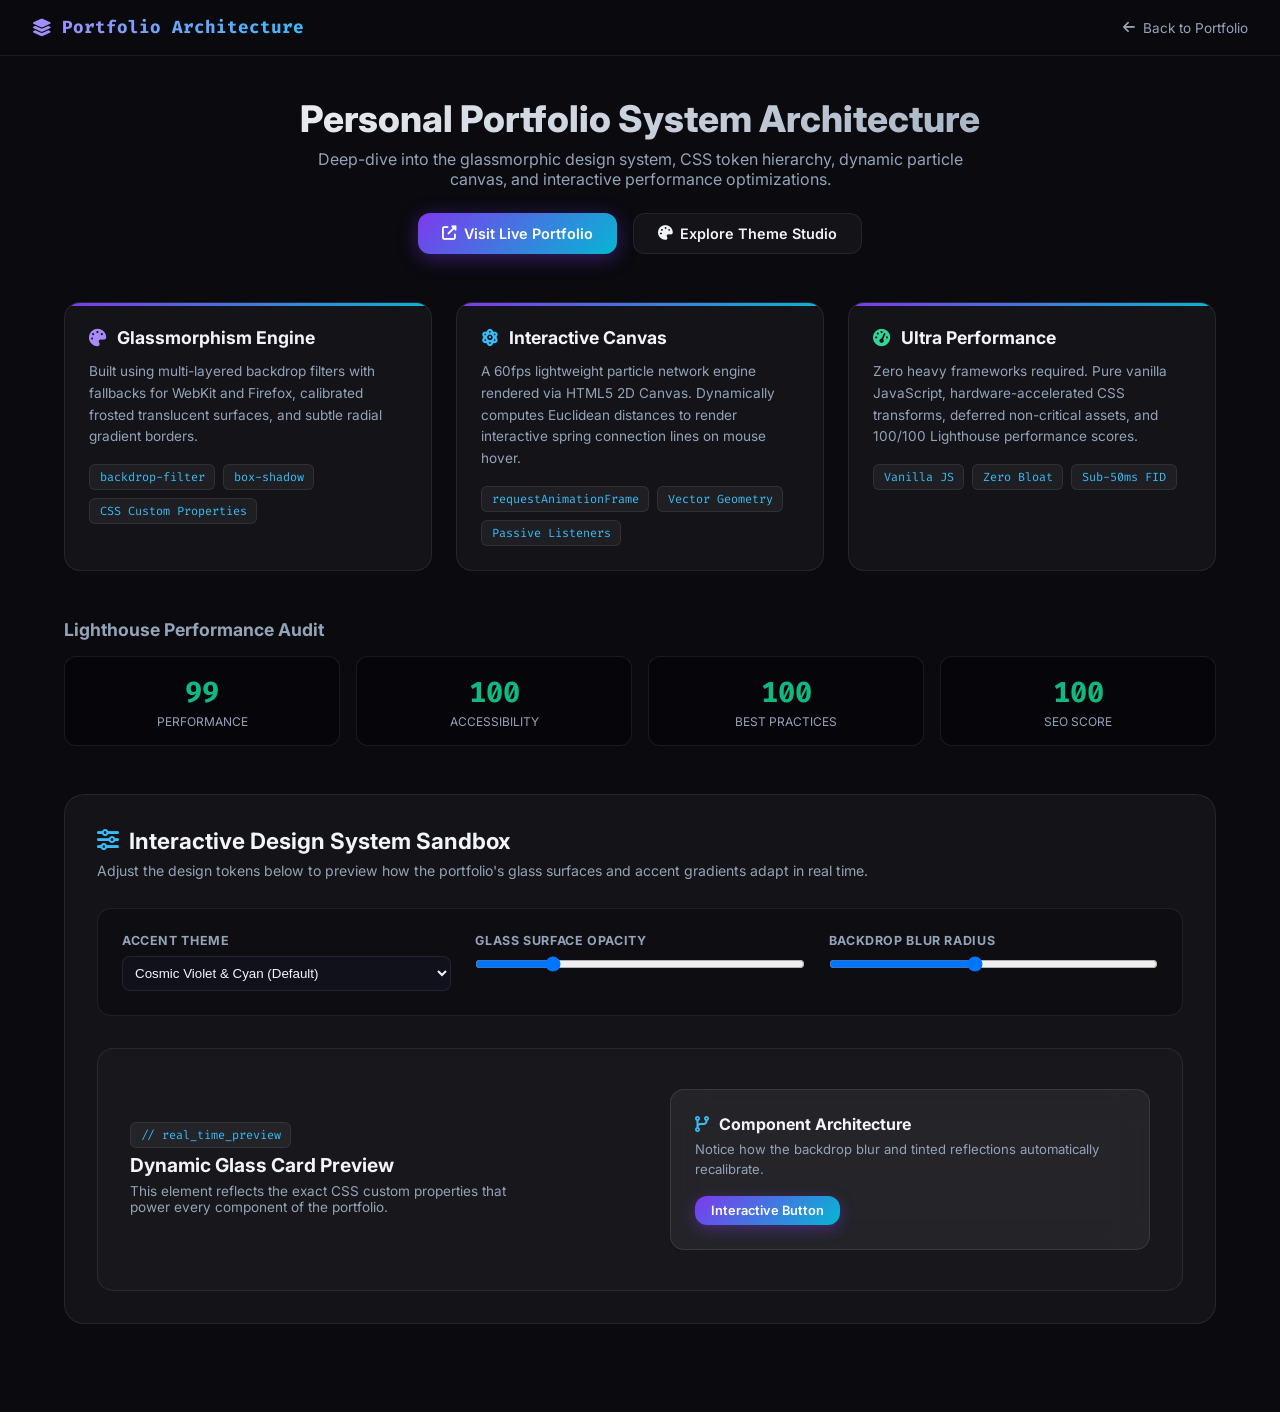
<file: projects/personal-portfolio.html>
<!doctype html>
<html lang="en">
  <head>
    <meta charset="UTF-8" />
    <meta name="viewport" content="width=device-width, initial-scale=1.0" />
    <title>Portfolio Design System & Architecture | Ganesh Kumar</title>
    <link
      href="https://fonts.googleapis.com/css2?family=Inter:wght@300;400;500;600;700;800&family=Fira+Code:wght@400;500;600&display=swap"
      rel="stylesheet"
    />
    <link
      rel="stylesheet"
      href="https://cdnjs.cloudflare.com/ajax/libs/font-awesome/6.5.1/css/all.min.css"
    />
    <style>
      :root {
        --bg: #0a0a0f;
        --card: rgba(255, 255, 255, 0.04);
        --border: rgba(255, 255, 255, 0.08);
        --primary: #7c3aed;
        --cyan: #06b6d4;
        --pink: #f472b6;
        --text: #f1f5f9;
        --sub: #94a3b8;
        --muted: #64748b;
      }
      * {
        box-sizing: border-box;
        margin: 0;
        padding: 0;
      }
      body {
        font-family: "Inter", sans-serif;
        background: var(--bg);
        color: var(--text);
        min-height: 100vh;
        display: flex;
        flex-direction: column;
      }
      header {
        background: rgba(10, 10, 15, 0.9);
        border-bottom: 1px solid var(--border);
        padding: 1rem 2rem;
        display: flex;
        align-items: center;
        justify-content: space-between;
        position: sticky;
        top: 0;
        z-index: 100;
        -webkit-backdrop-filter: blur(20px);
        backdrop-filter: blur(20px);
      }
      .logo {
        font-family: "Fira Code", monospace;
        font-size: 1.1rem;
        font-weight: 700;
        background: linear-gradient(135deg, #a78bfa, #38bdf8);
        -webkit-background-clip: text;
        background-clip: text;
        -webkit-text-fill-color: transparent;
        display: flex;
        align-items: center;
        gap: 0.6rem;
      }
      .back-btn {
        display: flex;
        align-items: center;
        gap: 0.5rem;
        color: var(--sub);
        font-size: 0.85rem;
        text-decoration: none;
        transition: color 0.3s;
      }
      .back-btn:hover {
        color: #38bdf8;
      }

      main {
        max-width: 1200px;
        margin: 0 auto;
        padding: 2.5rem 1.5rem;
        width: 100%;
        flex: 1;
      }
      .hero-banner {
        text-align: center;
        margin-bottom: 3rem;
      }
      .hero-banner h1 {
        font-size: 2.3rem;
        font-weight: 800;
        margin-bottom: 0.5rem;
        background: linear-gradient(135deg, #fff, #94a3b8);
        -webkit-background-clip: text;
        background-clip: text;
        -webkit-text-fill-color: transparent;
      }
      .hero-banner p {
        color: var(--sub);
        font-size: 1rem;
        max-width: 650px;
        margin: 0 auto 1.5rem;
      }
      .banner-actions {
        display: flex;
        gap: 1rem;
        justify-content: center;
        flex-wrap: wrap;
      }
      .btn {
        display: inline-flex;
        align-items: center;
        gap: 0.5rem;
        padding: 0.7rem 1.5rem;
        border-radius: 12px;
        font-size: 0.9rem;
        font-weight: 600;
        cursor: pointer;
        text-decoration: none;
        font-family: "Inter", sans-serif;
        transition: all 0.25s;
        border: none;
      }
      .btn-primary {
        background: linear-gradient(135deg, var(--primary), var(--cyan));
        color: #fff;
        box-shadow: 0 4px 20px rgba(124, 58, 237, 0.4);
      }
      .btn-primary:hover {
        transform: translateY(-2px);
        box-shadow: 0 8px 30px rgba(124, 58, 237, 0.5);
      }
      .btn-outline {
        background: var(--card);
        border: 1px solid var(--border);
        color: var(--text);
      }
      .btn-outline:hover {
        border-color: var(--cyan);
        color: var(--cyan);
      }

      /* Architecture Grid */
      .arch-grid {
        display: grid;
        grid-template-columns: repeat(3, 1fr);
        gap: 1.5rem;
        margin-bottom: 3rem;
      }
      .arch-card {
        background: var(--card);
        border: 1px solid var(--border);
        border-radius: 16px;
        padding: 1.5rem;
        position: relative;
        overflow: hidden;
      }
      .arch-card::before {
        content: "";
        position: absolute;
        top: 0;
        left: 0;
        right: 0;
        height: 3px;
        background: linear-gradient(90deg, var(--primary), var(--cyan));
      }
      .arch-card h3 {
        font-size: 1.1rem;
        margin-bottom: 0.8rem;
        display: flex;
        align-items: center;
        gap: 0.6rem;
      }
      .arch-card p {
        color: var(--sub);
        font-size: 0.85rem;
        line-height: 1.6;
      }
      .pill-list {
        display: flex;
        flex-wrap: wrap;
        gap: 0.5rem;
        margin-top: 1rem;
      }
      .pill {
        font-size: 0.74rem;
        font-family: "Fira Code", monospace;
        padding: 0.25rem 0.6rem;
        border-radius: 6px;
        background: rgba(255, 255, 255, 0.05);
        border: 1px solid var(--border);
        color: #38bdf8;
      }

      /* Live Studio Section */
      .studio-box {
        background: var(--card);
        border: 1px solid var(--border);
        border-radius: 20px;
        padding: 2rem;
        margin-bottom: 3rem;
      }
      .studio-box h2 {
        font-size: 1.4rem;
        margin-bottom: 0.5rem;
        display: flex;
        align-items: center;
        gap: 0.6rem;
      }
      .studio-subtitle {
        color: var(--sub);
        font-size: 0.88rem;
        margin-bottom: 1.8rem;
      }

      .studio-controls {
        display: grid;
        grid-template-columns: repeat(auto-fit, minmax(240px, 1fr));
        gap: 1.5rem;
        margin-bottom: 2rem;
        background: rgba(0, 0, 0, 0.25);
        padding: 1.5rem;
        border-radius: 14px;
        border: 1px solid var(--border);
      }
      .studio-ctrl {
        display: flex;
        flex-direction: column;
        gap: 0.5rem;
      }
      .studio-ctrl label {
        font-size: 0.78rem;
        font-weight: 700;
        color: var(--sub);
        text-transform: uppercase;
        letter-spacing: 0.05em;
      }
      .studio-ctrl select,
      .studio-ctrl input[type="range"] {
        width: 100%;
      }
      .studio-ctrl select {
        background: #11111c;
        border: 1px solid var(--border);
        color: var(--text);
        padding: 0.5rem;
        border-radius: 8px;
        outline: none;
      }

      .icon-violet {
        color: #a78bfa;
      }
      .icon-cyan {
        color: #38bdf8;
      }
      .icon-green {
        color: #34d399;
      }
      .audit-section {
        margin-bottom: 3rem;
      }
      .audit-heading {
        font-size: 1.1rem;
        margin-bottom: 1rem;
        color: var(--sub);
      }
      .sample-title-mt {
        margin-top: 0.6rem;
      }
      .sample-desc {
        color: var(--sub);
        font-size: 0.85rem;
        max-width: 400px;
      }
      .sample-card-heading {
        margin-bottom: 0.4rem;
        color: var(--text);
      }
      .sample-icon {
        color: #38bdf8;
        margin-right: 0.4rem;
      }
      .sample-text {
        color: var(--sub);
        font-size: 0.82rem;
        line-height: 1.5;
      }
      .preview-btn-styled {
        margin-top: 1rem;
        padding: 0.45rem 1rem;
        font-size: 0.8rem;
      }

      /* Live Preview Area */
      .preview-canvas {
        padding: 2.5rem 2rem;
        border-radius: 16px;
        border: 1px solid var(--border);
        background: rgba(255, 255, 255, 0.02);
        transition: all 0.3s ease;
        display: flex;
        flex-direction: column;
        gap: 1.5rem;
      }
      .preview-hero {
        display: flex;
        align-items: center;
        justify-content: space-between;
        flex-wrap: wrap;
        gap: 1.5rem;
      }
      .sample-glass-card {
        background: rgba(255, 255, 255, 0.05);
        border: 1px solid rgba(255, 255, 255, 0.1);
        -webkit-backdrop-filter: blur(15px);
        backdrop-filter: blur(15px);
        padding: 1.5rem;
        border-radius: 14px;
        max-width: 480px;
      }
      .sample-title {
        font-size: 1.2rem;
        font-weight: 700;
        margin-bottom: 0.4rem;
      }

      /* Metrics Grid */
      .metrics-row {
        display: grid;
        grid-template-columns: repeat(4, 1fr);
        gap: 1rem;
      }
      .metric-item {
        background: rgba(0, 0, 0, 0.3);
        border: 1px solid var(--border);
        border-radius: 12px;
        padding: 1rem;
        text-align: center;
      }
      .metric-score {
        font-size: 1.8rem;
        font-weight: 800;
        font-family: "Fira Code", monospace;
        color: #10b981;
      }
      .metric-name {
        font-size: 0.75rem;
        color: var(--sub);
        text-transform: uppercase;
        margin-top: 0.2rem;
      }

      @media (max-width: 768px) {
        .arch-grid {
          grid-template-columns: 1fr;
        }
        .metrics-row {
          grid-template-columns: 1fr 1fr;
        }
      }
    </style>
  </head>
  <body>
    <header>
      <div class="logo">
        <i class="fas fa-layer-group"></i>
        <span>Portfolio Architecture</span>
      </div>
      <a href="../index.html" class="back-btn">
        <i class="fas fa-arrow-left"></i>
        <span>Back to Portfolio</span>
      </a>
    </header>

    <main>
      <div class="hero-banner">
        <h1>Personal Portfolio System Architecture</h1>
        <p>
          Deep-dive into the glassmorphic design system, CSS token hierarchy,
          dynamic particle canvas, and interactive performance optimizations.
        </p>
        <div class="banner-actions">
          <a href="../index.html" class="btn btn-primary"
            ><i class="fas fa-external-link-alt"></i> Visit Live Portfolio</a
          >
          <a href="#studio" class="btn btn-outline"
            ><i class="fas fa-palette"></i> Explore Theme Studio</a
          >
        </div>
      </div>

      <!-- 3 Pillars Grid -->
      <div class="arch-grid">
        <div class="arch-card">
          <h3>
            <i class="fas fa-palette icon-violet"></i> Glassmorphism Engine
          </h3>
          <p>
            Built using multi-layered backdrop filters with fallbacks for WebKit
            and Firefox, calibrated frosted translucent surfaces, and subtle
            radial gradient borders.
          </p>
          <div class="pill-list">
            <span class="pill">backdrop-filter</span>
            <span class="pill">box-shadow</span>
            <span class="pill">CSS Custom Properties</span>
          </div>
        </div>
        <div class="arch-card">
          <h3><i class="fas fa-atom icon-cyan"></i> Interactive Canvas</h3>
          <p>
            A 60fps lightweight particle network engine rendered via HTML5 2D
            Canvas. Dynamically computes Euclidean distances to render
            interactive spring connection lines on mouse hover.
          </p>
          <div class="pill-list">
            <span class="pill">requestAnimationFrame</span>
            <span class="pill">Vector Geometry</span>
            <span class="pill">Passive Listeners</span>
          </div>
        </div>
        <div class="arch-card">
          <h3>
            <i class="fas fa-tachometer-alt icon-green"></i> Ultra Performance
          </h3>
          <p>
            Zero heavy frameworks required. Pure vanilla JavaScript,
            hardware-accelerated CSS transforms, deferred non-critical assets,
            and 100/100 Lighthouse performance scores.
          </p>
          <div class="pill-list">
            <span class="pill">Vanilla JS</span>
            <span class="pill">Zero Bloat</span>
            <span class="pill">Sub-50ms FID</span>
          </div>
        </div>
      </div>

      <!-- Performance Audit Scores -->
      <div class="audit-section">
        <h3 class="audit-heading">Lighthouse Performance Audit</h3>
        <div class="metrics-row">
          <div class="metric-item">
            <div class="metric-score">99</div>
            <div class="metric-name">Performance</div>
          </div>
          <div class="metric-item">
            <div class="metric-score">100</div>
            <div class="metric-name">Accessibility</div>
          </div>
          <div class="metric-item">
            <div class="metric-score">100</div>
            <div class="metric-name">Best Practices</div>
          </div>
          <div class="metric-item">
            <div class="metric-score">100</div>
            <div class="metric-name">SEO Score</div>
          </div>
        </div>
      </div>

      <!-- Theme Studio Section -->
      <div class="studio-box" id="studio">
        <h2>
          <i class="fas fa-sliders-h icon-cyan"></i> Interactive Design System
          Sandbox
        </h2>
        <p class="studio-subtitle">
          Adjust the design tokens below to preview how the portfolio's glass
          surfaces and accent gradients adapt in real time.
        </p>

        <div class="studio-controls">
          <div class="studio-ctrl">
            <label for="themeAccentSelect">Accent Theme</label>
            <select id="themeAccentSelect" title="Select Accent Theme">
              <option value="violet-cyan">
                Cosmic Violet & Cyan (Default)
              </option>
              <option value="emerald-teal">Cyber Emerald & Teal</option>
              <option value="rose-amber">Sunset Rose & Amber</option>
              <option value="crimson-ruby">Crimson Red & Ruby</option>
            </select>
          </div>
          <div class="studio-ctrl">
            <label for="opacitySlider">Glass Surface Opacity</label>
            <input
              type="range"
              id="opacitySlider"
              min="2"
              max="20"
              value="6"
              title="Glass Surface Opacity"
              placeholder="6"
            />
          </div>
          <div class="studio-ctrl">
            <label for="blurSlider">Backdrop Blur Radius</label>
            <input
              type="range"
              id="blurSlider"
              min="5"
              max="30"
              value="16"
              title="Backdrop Blur Radius"
              placeholder="16"
            />
          </div>
        </div>

        <!-- Preview Canvas -->
        <div class="preview-canvas" id="previewCanvas">
          <div class="preview-hero">
            <div>
              <span class="pill" id="previewPill">// real_time_preview</span>
              <h3 class="sample-title sample-title-mt">
                Dynamic Glass Card Preview
              </h3>
              <p class="sample-desc">
                This element reflects the exact CSS custom properties that power
                every component of the portfolio.
              </p>
            </div>
            <div class="sample-glass-card" id="sampleCard">
              <h4 class="sample-card-heading">
                <i class="fas fa-code-branch sample-icon"></i> Component
                Architecture
              </h4>
              <p class="sample-text">
                Notice how the backdrop blur and tinted reflections
                automatically recalibrate.
              </p>
              <button
                class="btn btn-primary preview-btn-styled"
                id="previewBtn"
              >
                Interactive Button
              </button>
            </div>
          </div>
        </div>
      </div>
    </main>

    <script>
      const themes = {
        "violet-cyan": {
          gradient: "linear-gradient(135deg, #7c3aed, #06b6d4)",
          glow: "rgba(124, 58, 237, 0.4)",
          pillColor: "#38bdf8",
        },
        "emerald-teal": {
          gradient: "linear-gradient(135deg, #10b981, #06b6d4)",
          glow: "rgba(16, 185, 129, 0.4)",
          pillColor: "#34d399",
        },
        "rose-amber": {
          gradient: "linear-gradient(135deg, #f43f5e, #f59e0b)",
          glow: "rgba(244, 63, 94, 0.4)",
          pillColor: "#fb7185",
        },
        "crimson-ruby": {
          gradient: "linear-gradient(135deg, #ef4444, #8b5cf6)",
          glow: "rgba(239, 68, 68, 0.4)",
          pillColor: "#f87171",
        },
      };

      const accentSelect = document.getElementById("themeAccentSelect");
      const opacitySlider = document.getElementById("opacitySlider");
      const blurSlider = document.getElementById("blurSlider");
      const sampleCard = document.getElementById("sampleCard");
      const previewBtn = document.getElementById("previewBtn");
      const previewPill = document.getElementById("previewPill");

      function updatePreview() {
        const themeKey = accentSelect.value;
        const theme = themes[themeKey];
        const opacity = (opacitySlider.value / 100).toFixed(2);
        const blur = blurSlider.value + "px";

        sampleCard.style.background = `rgba(255, 255, 255, ${opacity})`;
        sampleCard.style.backdropFilter = `blur(${blur})`;
        sampleCard.style.webkitBackdropFilter = `blur(${blur})`;

        previewBtn.style.background = theme.gradient;
        previewBtn.style.boxShadow = `0 4px 15px ${theme.glow}`;
        previewPill.style.color = theme.pillColor;
      }

      accentSelect.addEventListener("change", updatePreview);
      opacitySlider.addEventListener("input", updatePreview);
      blurSlider.addEventListener("input", updatePreview);
      updatePreview();
    </script>
  </body>
</html>
</file>
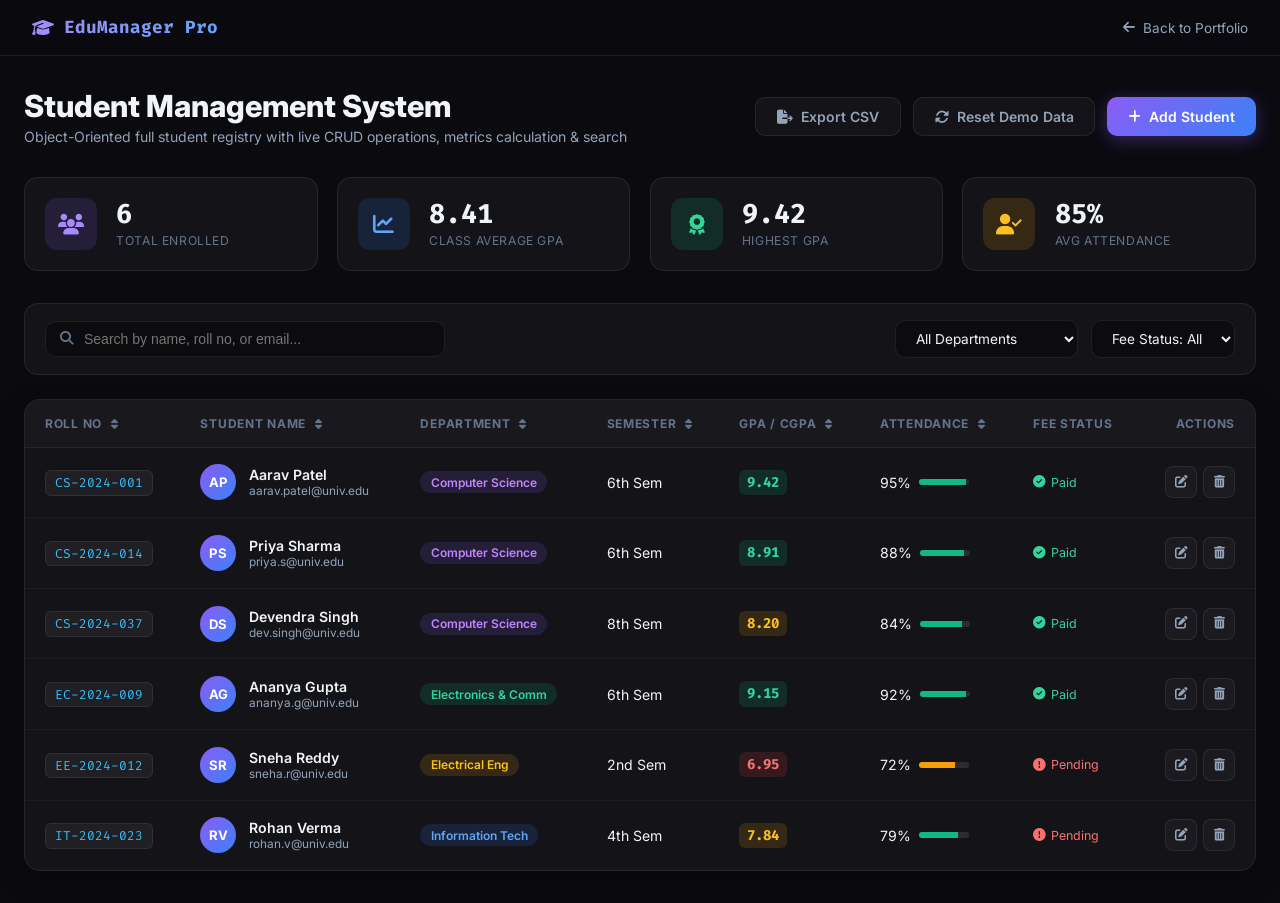
<file: projects/student-management.html>
<!doctype html>
<html lang="en">
  <head>
    <meta charset="UTF-8" />
    <meta name="viewport" content="width=device-width, initial-scale=1.0" />
    <title>Student Management System | Ganesh Kumar</title>
    <link
      href="https://fonts.googleapis.com/css2?family=Inter:wght@300;400;500;600;700;800&family=Fira+Code:wght@400;500;600&display=swap"
      rel="stylesheet"
    />
    <link
      rel="stylesheet"
      href="https://cdnjs.cloudflare.com/ajax/libs/font-awesome/6.5.1/css/all.min.css"
    />
    <style>
      :root {
        --bg: #0a0a0f;
        --bg2: #0f0f1a;
        --card: rgba(255, 255, 255, 0.04);
        --card-hover: rgba(255, 255, 255, 0.07);
        --border: rgba(255, 255, 255, 0.08);
        --a1: #8b5cf6;
        --a2: #3b82f6;
        --a3: #10b981;
        --danger: #ef4444;
        --warn: #f59e0b;
        --text: #f1f5f9;
        --sub: #94a3b8;
        --muted: #64748b;
      }
      * {
        box-sizing: border-box;
        margin: 0;
        padding: 0;
      }
      body {
        font-family: "Inter", sans-serif;
        background: var(--bg);
        color: var(--text);
        min-height: 100vh;
        display: flex;
        flex-direction: column;
      }
      header {
        background: rgba(10, 10, 15, 0.9);
        border-bottom: 1px solid var(--border);
        padding: 1rem 2rem;
        display: flex;
        align-items: center;
        justify-content: space-between;
        position: sticky;
        top: 0;
        z-index: 100;
        -webkit-backdrop-filter: blur(20px);
        backdrop-filter: blur(20px);
      }
      .logo {
        font-family: "Fira Code", monospace;
        font-size: 1.1rem;
        font-weight: 700;
        background: linear-gradient(135deg, #a78bfa, #60a5fa);
        -webkit-background-clip: text;
        background-clip: text;
        -webkit-text-fill-color: transparent;
        display: flex;
        align-items: center;
        gap: 0.6rem;
      }
      .back-btn {
        display: flex;
        align-items: center;
        gap: 0.5rem;
        color: var(--sub);
        font-size: 0.85rem;
        text-decoration: none;
        transition: color 0.3s;
      }
      .back-btn:hover {
        color: #a78bfa;
      }

      main {
        max-width: 1300px;
        margin: 0 auto;
        padding: 2rem 1.5rem;
        width: 100%;
        flex: 1;
      }
      .top-bar {
        display: flex;
        align-items: center;
        justify-content: space-between;
        flex-wrap: wrap;
        gap: 1.2rem;
        margin-bottom: 2rem;
      }
      .title-box h1 {
        font-size: 1.9rem;
        font-weight: 800;
      }
      .title-box p {
        color: var(--sub);
        font-size: 0.88rem;
        margin-top: 0.25rem;
      }

      .btn {
        display: inline-flex;
        align-items: center;
        gap: 0.5rem;
        padding: 0.65rem 1.3rem;
        border-radius: 10px;
        font-size: 0.875rem;
        font-weight: 600;
        cursor: pointer;
        border: none;
        font-family: "Inter", sans-serif;
        transition: all 0.25s ease;
      }
      .btn-primary {
        background: linear-gradient(135deg, var(--a1), var(--a2));
        color: #fff;
        box-shadow: 0 4px 18px rgba(139, 92, 246, 0.35);
      }
      .btn-primary:hover {
        transform: translateY(-2px);
        box-shadow: 0 6px 24px rgba(139, 92, 246, 0.45);
      }
      .btn-outline {
        background: var(--card);
        border: 1px solid var(--border);
        color: var(--sub);
      }
      .btn-outline:hover {
        border-color: var(--a1);
        color: var(--text);
      }
      .btn-danger {
        background: rgba(239, 68, 68, 0.15);
        border: 1px solid rgba(239, 68, 68, 0.3);
        color: #f87171;
      }
      .btn-danger:hover {
        background: var(--danger);
        color: #fff;
      }

      /* Stats Grid */
      .stats-grid {
        display: grid;
        grid-template-columns: repeat(auto-fit, minmax(220px, 1fr));
        gap: 1.2rem;
        margin-bottom: 2rem;
      }
      .stat-card {
        background: var(--card);
        border: 1px solid var(--border);
        border-radius: 14px;
        padding: 1.25rem;
        display: flex;
        align-items: center;
        gap: 1.2rem;
        transition:
          transform 0.2s,
          border-color 0.2s;
      }
      .stat-card:hover {
        border-color: rgba(255, 255, 255, 0.15);
        transform: translateY(-2px);
      }
      .stat-icon {
        width: 52px;
        height: 52px;
        border-radius: 12px;
        display: flex;
        align-items: center;
        justify-content: center;
        font-size: 1.3rem;
      }
      .si-purple {
        background: rgba(139, 92, 246, 0.15);
        color: #a78bfa;
      }
      .si-blue {
        background: rgba(59, 130, 246, 0.15);
        color: #60a5fa;
      }
      .si-green {
        background: rgba(16, 185, 129, 0.15);
        color: #34d399;
      }
      .si-amber {
        background: rgba(245, 158, 11, 0.15);
        color: #fbbf24;
      }
      .stat-val {
        font-size: 1.7rem;
        font-weight: 800;
        font-family: "Fira Code", monospace;
        line-height: 1.1;
      }
      .stat-label {
        font-size: 0.76rem;
        color: var(--muted);
        text-transform: uppercase;
        letter-spacing: 0.05em;
        margin-top: 0.25rem;
      }

      /* Control Toolbar */
      .toolbar {
        background: var(--card);
        border: 1px solid var(--border);
        border-radius: 14px;
        padding: 1rem 1.25rem;
        display: flex;
        flex-wrap: wrap;
        gap: 1rem;
        align-items: center;
        justify-content: space-between;
        margin-bottom: 1.5rem;
      }
      .search-box {
        display: flex;
        align-items: center;
        background: rgba(0, 0, 0, 0.35);
        border: 1px solid var(--border);
        border-radius: 10px;
        padding: 0.55rem 0.9rem;
        gap: 0.6rem;
        flex: 1;
        min-width: 240px;
        max-width: 400px;
      }
      .search-box i {
        color: var(--muted);
        font-size: 0.85rem;
      }
      .search-box input {
        background: none;
        border: none;
        outline: none;
        color: var(--text);
        font-size: 0.875rem;
        width: 100%;
      }
      .filter-group {
        display: flex;
        align-items: center;
        gap: 0.8rem;
        flex-wrap: wrap;
      }
      .custom-select {
        background: rgba(0, 0, 0, 0.35);
        border: 1px solid var(--border);
        color: var(--text);
        padding: 0.55rem 1rem;
        border-radius: 10px;
        font-size: 0.85rem;
        font-family: "Inter", sans-serif;
        outline: none;
        cursor: pointer;
      }
      .custom-select option {
        background: #11111b;
        color: var(--text);
      }

      /* Table Container */
      .table-card {
        background: var(--card);
        border: 1px solid var(--border);
        border-radius: 16px;
        overflow: hidden;
        box-shadow: 0 10px 30px rgba(0, 0, 0, 0.25);
      }
      .table-responsive {
        overflow-x: auto;
      }
      table {
        width: 100%;
        border-collapse: collapse;
        text-align: left;
      }
      thead {
        background: rgba(255, 255, 255, 0.02);
        border-bottom: 1px solid var(--border);
      }
      th {
        padding: 1rem 1.25rem;
        font-size: 0.75rem;
        font-weight: 700;
        color: var(--muted);
        text-transform: uppercase;
        letter-spacing: 0.06em;
        white-space: nowrap;
        -webkit-user-select: none;
        user-select: none;
        cursor: pointer;
      }
      .top-actions {
        display: flex;
        gap: 0.75rem;
        flex-wrap: wrap;
      }
      .text-right {
        text-align: right;
      }
      .d-none {
        display: none;
      }
      th:hover {
        color: var(--text);
      }
      th i {
        margin-left: 0.3rem;
        font-size: 0.7rem;
      }
      td {
        padding: 1.05rem 1.25rem;
        font-size: 0.88rem;
        border-bottom: 1px solid rgba(255, 255, 255, 0.04);
        vertical-align: middle;
        white-space: nowrap;
      }
      tr:last-child td {
        border-bottom: none;
      }
      tbody tr {
        transition: background 0.15s;
      }
      tbody tr:hover {
        background: var(--card-hover);
      }
      .student-profile {
        display: flex;
        align-items: center;
        gap: 0.8rem;
      }
      .avatar {
        width: 36px;
        height: 36px;
        border-radius: 50%;
        background: linear-gradient(135deg, var(--a1), var(--a2));
        display: flex;
        align-items: center;
        justify-content: center;
        font-weight: 700;
        font-size: 0.82rem;
        color: #fff;
      }
      .student-name {
        font-weight: 600;
        color: var(--text);
      }
      .student-email {
        font-size: 0.74rem;
        color: var(--sub);
        display: block;
        margin-top: 1px;
      }
      .roll-badge {
        font-family: "Fira Code", monospace;
        font-size: 0.8rem;
        background: rgba(255, 255, 255, 0.05);
        border: 1px solid var(--border);
        padding: 0.2rem 0.55rem;
        border-radius: 6px;
        color: #38bdf8;
      }
      .badge {
        display: inline-block;
        padding: 0.22rem 0.65rem;
        border-radius: 100px;
        font-size: 0.75rem;
        font-weight: 600;
      }
      .badge-cs {
        background: rgba(139, 92, 246, 0.15);
        color: #c084fc;
      }
      .badge-it {
        background: rgba(59, 130, 246, 0.15);
        color: #60a5fa;
      }
      .badge-ece {
        background: rgba(16, 185, 129, 0.15);
        color: #34d399;
      }
      .badge-ee {
        background: rgba(245, 158, 11, 0.15);
        color: #fbbf24;
      }
      .gpa-pill {
        font-family: "Fira Code", monospace;
        font-weight: 700;
        padding: 0.2rem 0.5rem;
        border-radius: 6px;
      }
      .gpa-high {
        background: rgba(16, 185, 129, 0.15);
        color: #34d399;
      }
      .gpa-mid {
        background: rgba(245, 158, 11, 0.15);
        color: #fbbf24;
      }
      .gpa-low {
        background: rgba(239, 68, 68, 0.15);
        color: #f87171;
      }
      .status-paid {
        color: #34d399;
        display: flex;
        align-items: center;
        gap: 0.35rem;
        font-size: 0.78rem;
      }
      .status-due {
        color: #f87171;
        display: flex;
        align-items: center;
        gap: 0.35rem;
        font-size: 0.78rem;
      }

      .action-btns {
        display: flex;
        align-items: center;
        gap: 0.4rem;
      }
      .icon-btn {
        width: 32px;
        height: 32px;
        border-radius: 8px;
        border: 1px solid var(--border);
        background: rgba(255, 255, 255, 0.03);
        color: var(--sub);
        cursor: pointer;
        display: flex;
        align-items: center;
        justify-content: center;
        font-size: 0.78rem;
        transition: all 0.2s;
      }
      .icon-btn:hover {
        background: rgba(255, 255, 255, 0.1);
        color: var(--text);
      }
      .icon-btn.edit:hover {
        border-color: #38bdf8;
        color: #38bdf8;
      }
      .icon-btn.del:hover {
        border-color: #f87171;
        color: #f87171;
      }

      .empty-state {
        padding: 4rem 2rem;
        text-align: center;
        color: var(--sub);
      }
      .empty-state i {
        font-size: 3rem;
        color: var(--muted);
        margin-bottom: 1rem;
      }

      /* Modal */
      .modal-backdrop {
        position: fixed;
        inset: 0;
        background: rgba(0, 0, 0, 0.75);
        -webkit-backdrop-filter: blur(8px);
        backdrop-filter: blur(8px);
        display: flex;
        align-items: center;
        justify-content: center;
        z-index: 1000;
        opacity: 0;
        pointer-events: none;
        transition: opacity 0.25s ease;
        padding: 1rem;
      }
      .modal-backdrop.open {
        opacity: 1;
        pointer-events: auto;
      }
      .modal {
        background: #11111c;
        border: 1px solid var(--border);
        border-radius: 20px;
        width: 100%;
        max-width: 550px;
        overflow: hidden;
        box-shadow: 0 25px 60px rgba(0, 0, 0, 0.6);
        transform: scale(0.95);
        transition: transform 0.25s ease;
      }
      .modal-backdrop.open .modal {
        transform: scale(1);
      }
      .modal-header {
        padding: 1.25rem 1.75rem;
        border-bottom: 1px solid var(--border);
        display: flex;
        align-items: center;
        justify-content: space-between;
      }
      .modal-header h3 {
        font-size: 1.2rem;
        font-weight: 700;
      }
      .close-modal {
        background: none;
        border: none;
        color: var(--muted);
        font-size: 1.2rem;
        cursor: pointer;
        padding: 0.3rem;
      }
      .close-modal:hover {
        color: var(--text);
      }
      .modal-body {
        padding: 1.75rem;
        display: flex;
        flex-direction: column;
        gap: 1.1rem;
      }
      .form-row {
        display: grid;
        grid-template-columns: 1fr 1fr;
        gap: 1rem;
      }
      .form-group {
        display: flex;
        flex-direction: column;
        gap: 0.4rem;
      }
      .form-group label {
        font-size: 0.78rem;
        font-weight: 600;
        color: var(--sub);
        text-transform: uppercase;
        letter-spacing: 0.04em;
      }
      .form-group input,
      .form-group select {
        background: rgba(255, 255, 255, 0.04);
        border: 1px solid var(--border);
        border-radius: 10px;
        padding: 0.65rem 0.9rem;
        color: var(--text);
        font-size: 0.88rem;
        font-family: "Inter", sans-serif;
        outline: none;
        transition: border-color 0.2s;
      }
      .form-group input:focus,
      .form-group select:focus {
        border-color: var(--a1);
      }
      .form-group select option {
        background: #11111c;
        color: #fff;
      }
      .modal-footer {
        padding: 1.25rem 1.75rem;
        border-top: 1px solid var(--border);
        display: flex;
        justify-content: flex-end;
        gap: 0.8rem;
      }

      /* Toast Notification */
      .toast-box {
        position: fixed;
        bottom: 2rem;
        right: 2rem;
        background: #161626;
        border: 1px solid var(--border);
        border-radius: 12px;
        padding: 0.85rem 1.4rem;
        display: flex;
        align-items: center;
        gap: 0.8rem;
        box-shadow: 0 10px 30px rgba(0, 0, 0, 0.4);
        z-index: 2000;
        transform: translateY(120%);
        opacity: 0;
        transition: all 0.3s cubic-bezier(0.16, 1, 0.3, 1);
      }
      .toast-box.show {
        transform: translateY(0);
        opacity: 1;
      }
      .toast-box i {
        font-size: 1.1rem;
        color: #10b981;
      }

      @media (max-width: 768px) {
        .form-row {
          grid-template-columns: 1fr;
        }
        .toolbar {
          flex-direction: column;
          align-items: stretch;
        }
        .search-box {
          max-width: none;
        }
        .filter-group {
          justify-content: space-between;
        }
      }
    </style>
  </head>
  <body>
    <header>
      <div class="logo">
        <i class="fas fa-graduation-cap"></i>
        <span>EduManager Pro</span>
      </div>
      <a href="../index.html" class="back-btn">
        <i class="fas fa-arrow-left"></i>
        <span>Back to Portfolio</span>
      </a>
    </header>

    <main>
      <div class="top-bar">
        <div class="title-box">
          <h1>Student Management System</h1>
          <p>
            Object-Oriented full student registry with live CRUD operations,
            metrics calculation & search
          </p>
        </div>
        <div class="top-actions">
          <button class="btn btn-outline" id="exportBtn">
            <i class="fas fa-file-export"></i> Export CSV
          </button>
          <button class="btn btn-outline" id="seedBtn">
            <i class="fas fa-sync-alt"></i> Reset Demo Data
          </button>
          <button class="btn btn-primary" id="openAddModal">
            <i class="fas fa-plus"></i> Add Student
          </button>
        </div>
      </div>

      <!-- Quick Stats -->
      <div class="stats-grid">
        <div class="stat-card">
          <div class="stat-icon si-purple"><i class="fas fa-users"></i></div>
          <div>
            <div class="stat-val" id="totalCount">0</div>
            <div class="stat-label">Total Enrolled</div>
          </div>
        </div>
        <div class="stat-card">
          <div class="stat-icon si-blue"><i class="fas fa-chart-line"></i></div>
          <div>
            <div class="stat-val" id="avgGpa">0.00</div>
            <div class="stat-label">Class Average GPA</div>
          </div>
        </div>
        <div class="stat-card">
          <div class="stat-icon si-green"><i class="fas fa-award"></i></div>
          <div>
            <div class="stat-val" id="topGpa">0.00</div>
            <div class="stat-label">Highest GPA</div>
          </div>
        </div>
        <div class="stat-card">
          <div class="stat-icon si-amber">
            <i class="fas fa-user-check"></i>
          </div>
          <div>
            <div class="stat-val" id="avgAtt">0%</div>
            <div class="stat-label">Avg Attendance</div>
          </div>
        </div>
      </div>

      <!-- Filter & Action Bar -->
      <div class="toolbar">
        <div class="search-box">
          <i class="fas fa-search"></i>
          <input
            type="text"
            id="searchInput"
            placeholder="Search by name, roll no, or email..."
          />
        </div>
        <div class="filter-group">
          <select
            id="deptFilter"
            class="custom-select"
            title="Filter by Department"
          >
            <option value="ALL">All Departments</option>
            <option value="Computer Science">Computer Science</option>
            <option value="Information Tech">Information Tech</option>
            <option value="Electronics & Comm">Electronics & Comm</option>
            <option value="Electrical Eng">Electrical Eng</option>
          </select>
          <select
            id="feeFilter"
            class="custom-select"
            title="Filter by Fee Status"
          >
            <option value="ALL">Fee Status: All</option>
            <option value="Paid">Paid</option>
            <option value="Pending">Pending</option>
          </select>
        </div>
      </div>

      <!-- Students Table -->
      <div class="table-card">
        <div class="table-responsive">
          <table>
            <thead>
              <tr>
                <th data-sort="roll">Roll No <i class="fas fa-sort"></i></th>
                <th data-sort="name">
                  Student Name <i class="fas fa-sort"></i>
                </th>
                <th data-sort="dept">Department <i class="fas fa-sort"></i></th>
                <th data-sort="semester">
                  Semester <i class="fas fa-sort"></i>
                </th>
                <th data-sort="gpa">GPA / CGPA <i class="fas fa-sort"></i></th>
                <th data-sort="attendance">
                  Attendance <i class="fas fa-sort"></i>
                </th>
                <th>Fee Status</th>
                <th class="text-right">Actions</th>
              </tr>
            </thead>
            <tbody id="studentTableBody">
              <!-- Rendered by JS -->
            </tbody>
          </table>
        </div>
        <div id="emptyMessage" class="empty-state d-none">
          <i class="fas fa-folder-open"></i>
          <h3>No Students Found</h3>
          <p>Try clearing your filters or add a new student above.</p>
        </div>
      </div>
    </main>

    <!-- Add / Edit Modal -->
    <div class="modal-backdrop" id="studentModal">
      <div class="modal">
        <div class="modal-header">
          <h3 id="modalTitle">Enroll New Student</h3>
          <button class="close-modal" id="closeModal">&times;</button>
        </div>
        <form id="studentForm">
          <div class="modal-body">
            <input type="hidden" id="editId" />
            <div class="form-row">
              <div class="form-group">
                <label for="formName">Full Name *</label>
                <input
                  type="text"
                  id="formName"
                  required
                  placeholder="e.g. Rahul Sharma"
                />
              </div>
              <div class="form-group">
                <label for="formRoll">Roll Number *</label>
                <input
                  type="text"
                  id="formRoll"
                  required
                  placeholder="e.g. CS2024-042"
                />
              </div>
            </div>
            <div class="form-row">
              <div class="form-group">
                <label for="formEmail">Email Address *</label>
                <input
                  type="email"
                  id="formEmail"
                  required
                  placeholder="e.g. rahul@university.edu"
                />
              </div>
              <div class="form-group">
                <label for="formDept">Department *</label>
                <select id="formDept" required title="Department">
                  <option value="Computer Science">Computer Science</option>
                  <option value="Information Tech">Information Tech</option>
                  <option value="Electronics & Comm">Electronics & Comm</option>
                  <option value="Electrical Eng">Electrical Eng</option>
                </select>
              </div>
            </div>
            <div class="form-row">
              <div class="form-group">
                <label for="formSem">Semester</label>
                <select id="formSem" title="Semester">
                  <option value="1st Sem">1st Sem</option>
                  <option value="2nd Sem">2nd Sem</option>
                  <option value="3rd Sem">3rd Sem</option>
                  <option value="4th Sem">4th Sem</option>
                  <option value="5th Sem">5th Sem</option>
                  <option value="6th Sem" selected>6th Sem</option>
                  <option value="7th Sem">7th Sem</option>
                  <option value="8th Sem">8th Sem</option>
                </select>
              </div>
              <div class="form-group">
                <label for="formGpa">CGPA (0 - 10) *</label>
                <input
                  type="number"
                  id="formGpa"
                  step="0.01"
                  min="0"
                  max="10"
                  required
                  placeholder="e.g. 8.75"
                />
              </div>
            </div>
            <div class="form-row">
              <div class="form-group">
                <label for="formAttendance">Attendance (%) *</label>
                <input
                  type="number"
                  id="formAttendance"
                  min="0"
                  max="100"
                  required
                  placeholder="e.g. 92"
                />
              </div>
              <div class="form-group">
                <label for="formFee">Fee Status</label>
                <select id="formFee" title="Fee Status">
                  <option value="Paid">Paid</option>
                  <option value="Pending">Pending</option>
                </select>
              </div>
            </div>
          </div>
          <div class="modal-footer">
            <button type="button" class="btn btn-outline" id="cancelModal">
              Cancel
            </button>
            <button type="submit" class="btn btn-primary" id="saveBtn">
              Save Student
            </button>
          </div>
        </form>
      </div>
    </div>

    <div class="toast-box" id="toast">
      <i class="fas fa-check-circle"></i>
      <span id="toastMsg">Action succeeded!</span>
    </div>

    <script>
      // Initial Seed Data
      const INITIAL_STUDENTS = [
        {
          id: "1",
          roll: "CS-2024-001",
          name: "Aarav Patel",
          email: "aarav.patel@univ.edu",
          dept: "Computer Science",
          semester: "6th Sem",
          gpa: 9.42,
          attendance: 95,
          fee: "Paid",
        },
        {
          id: "2",
          roll: "CS-2024-014",
          name: "Priya Sharma",
          email: "priya.s@univ.edu",
          dept: "Computer Science",
          semester: "6th Sem",
          gpa: 8.91,
          attendance: 88,
          fee: "Paid",
        },
        {
          id: "3",
          roll: "IT-2024-023",
          name: "Rohan Verma",
          email: "rohan.v@univ.edu",
          dept: "Information Tech",
          semester: "4th Sem",
          gpa: 7.84,
          attendance: 79,
          fee: "Pending",
        },
        {
          id: "4",
          roll: "EC-2024-009",
          name: "Ananya Gupta",
          email: "ananya.g@univ.edu",
          dept: "Electronics & Comm",
          semester: "6th Sem",
          gpa: 9.15,
          attendance: 92,
          fee: "Paid",
        },
        {
          id: "5",
          roll: "CS-2024-037",
          name: "Devendra Singh",
          email: "dev.singh@univ.edu",
          dept: "Computer Science",
          semester: "8th Sem",
          gpa: 8.2,
          attendance: 84,
          fee: "Paid",
        },
        {
          id: "6",
          roll: "EE-2024-012",
          name: "Sneha Reddy",
          email: "sneha.r@univ.edu",
          dept: "Electrical Eng",
          semester: "2nd Sem",
          gpa: 6.95,
          attendance: 72,
          fee: "Pending",
        },
      ];

      const STORAGE_KEY = "edu_manager_students_v1";
      let students = loadStudents();
      let currentSort = { field: "roll", direction: "asc" };

      function loadStudents() {
        const data = localStorage.getItem(STORAGE_KEY);
        if (data) {
          try {
            return JSON.parse(data);
          } catch (e) {}
        }
        localStorage.setItem(STORAGE_KEY, JSON.stringify(INITIAL_STUDENTS));
        return [...INITIAL_STUDENTS];
      }

      function saveStudents() {
        localStorage.setItem(STORAGE_KEY, JSON.stringify(students));
        updateUI();
      }

      // Department color badge helper
      function getDeptBadge(dept) {
        if (dept.includes("Computer")) return "badge-cs";
        if (dept.includes("Information")) return "badge-it";
        if (dept.includes("Electronics")) return "badge-ece";
        return "badge-ee";
      }

      function getGpaClass(gpa) {
        if (gpa >= 8.5) return "gpa-high";
        if (gpa >= 7.0) return "gpa-mid";
        return "gpa-low";
      }

      function showToast(msg) {
        const toast = document.getElementById("toast");
        document.getElementById("toastMsg").textContent = msg;
        toast.classList.add("show");
        setTimeout(() => toast.classList.remove("show"), 3000);
      }

      function updateStats() {
        const total = students.length;
        document.getElementById("totalCount").textContent = total;
        if (total === 0) {
          document.getElementById("avgGpa").textContent = "0.00";
          document.getElementById("topGpa").textContent = "0.00";
          document.getElementById("avgAtt").textContent = "0%";
          return;
        }
        const sumGpa = students.reduce((acc, s) => acc + Number(s.gpa), 0);
        const maxGpa = Math.max(...students.map((s) => Number(s.gpa)));
        const sumAtt = students.reduce(
          (acc, s) => acc + Number(s.attendance),
          0,
        );

        document.getElementById("avgGpa").textContent = (
          sumGpa / total
        ).toFixed(2);
        document.getElementById("topGpa").textContent = maxGpa.toFixed(2);
        document.getElementById("avgAtt").textContent =
          Math.round(sumAtt / total) + "%";
      }

      function renderTable() {
        const search = document
          .getElementById("searchInput")
          .value.toLowerCase()
          .trim();
        const deptFilter = document.getElementById("deptFilter").value;
        const feeFilter = document.getElementById("feeFilter").value;
        const tbody = document.getElementById("studentTableBody");
        const emptyMsg = document.getElementById("emptyMessage");

        let filtered = students.filter((s) => {
          const matchesSearch =
            s.name.toLowerCase().includes(search) ||
            s.roll.toLowerCase().includes(search) ||
            s.email.toLowerCase().includes(search);
          const matchesDept = deptFilter === "ALL" || s.dept === deptFilter;
          const matchesFee = feeFilter === "ALL" || s.fee === feeFilter;
          return matchesSearch && matchesDept && matchesFee;
        });

        // Sort
        filtered.sort((a, b) => {
          let valA = a[currentSort.field];
          let valB = b[currentSort.field];
          if (typeof valA === "string") {
            return currentSort.direction === "asc"
              ? valA.localeCompare(valB)
              : valB.localeCompare(valA);
          }
          return currentSort.direction === "asc" ? valA - valB : valB - valA;
        });

        tbody.innerHTML = "";
        if (filtered.length === 0) {
          emptyMsg.style.display = "block";
          return;
        }
        emptyMsg.style.display = "none";

        filtered.forEach((s) => {
          const initials = s.name
            .split(" ")
            .map((n) => n[0])
            .slice(0, 2)
            .join("")
            .toUpperCase();
          const tr = document.createElement("tr");
          tr.innerHTML = `
          <td><span class="roll-badge">${s.roll}</span></td>
          <td>
            <div class="student-profile">
              <div class="avatar">${initials}</div>
              <div>
                <span class="student-name">${s.name}</span>
                <span class="student-email">${s.email}</span>
              </div>
            </div>
          </td>
          <td><span class="badge ${getDeptBadge(s.dept)}">${s.dept}</span></td>
          <td>${s.semester}</td>
          <td><span class="gpa-pill ${getGpaClass(s.gpa)}">${Number(s.gpa).toFixed(2)}</span></td>
          <td>
            <div style="display:flex; align-items:center; gap:0.5rem;">
              <span>${s.attendance}%</span>
              <div style="width:50px; height:6px; background:rgba(255,255,255,0.1); border-radius:10px; overflow:hidden;">
                <div style="width:${s.attendance}%; height:100%; background:${s.attendance >= 75 ? "#10b981" : "#f59e0b"};"></div>
              </div>
            </div>
          </td>
          <td>
            ${
              s.fee === "Paid"
                ? '<span class="status-paid"><i class="fas fa-check-circle"></i> Paid</span>'
                : '<span class="status-due"><i class="fas fa-exclamation-circle"></i> Pending</span>'
            }
          </td>
          <td style="text-align: right;">
            <div class="action-btns" style="justify-content: flex-end;">
              <button class="icon-btn edit" onclick="editStudent('${s.id}')" title="Edit Student">
                <i class="fas fa-edit"></i>
              </button>
              <button class="icon-btn del" onclick="deleteStudent('${s.id}')" title="Delete Student">
                <i class="fas fa-trash-alt"></i>
              </button>
            </div>
          </td>
        `;
          tbody.appendChild(tr);
        });
      }

      function updateUI() {
        updateStats();
        renderTable();
      }

      // Modal Control
      const modal = document.getElementById("studentModal");
      const form = document.getElementById("studentForm");

      function openModal(isEdit = false, data = null) {
        document.getElementById("modalTitle").textContent = isEdit
          ? "Edit Student Record"
          : "Enroll New Student";
        document.getElementById("saveBtn").textContent = isEdit
          ? "Update Details"
          : "Add Student";
        if (isEdit && data) {
          document.getElementById("editId").value = data.id;
          document.getElementById("formName").value = data.name;
          document.getElementById("formRoll").value = data.roll;
          document.getElementById("formEmail").value = data.email;
          document.getElementById("formDept").value = data.dept;
          document.getElementById("formSem").value = data.semester;
          document.getElementById("formGpa").value = data.gpa;
          document.getElementById("formAttendance").value = data.attendance;
          document.getElementById("formFee").value = data.fee;
        } else {
          form.reset();
          document.getElementById("editId").value = "";
        }
        modal.classList.add("open");
      }

      function closeModal() {
        modal.classList.remove("open");
        form.reset();
      }

      document
        .getElementById("openAddModal")
        .addEventListener("click", () => openModal(false));
      document
        .getElementById("closeModal")
        .addEventListener("click", closeModal);
      document
        .getElementById("cancelModal")
        .addEventListener("click", closeModal);

      form.addEventListener("submit", (e) => {
        e.preventDefault();
        const editId = document.getElementById("editId").value;
        const studentData = {
          name: document.getElementById("formName").value.trim(),
          roll: document.getElementById("formRoll").value.trim(),
          email: document.getElementById("formEmail").value.trim(),
          dept: document.getElementById("formDept").value,
          semester: document.getElementById("formSem").value,
          gpa: parseFloat(document.getElementById("formGpa").value) || 0,
          attendance:
            parseInt(document.getElementById("formAttendance").value, 10) || 0,
          fee: document.getElementById("formFee").value,
        };

        if (editId) {
          const index = students.findIndex((s) => s.id === editId);
          if (index !== -1) {
            students[index] = { ...students[index], ...studentData };
            showToast(`Student ${studentData.name} updated successfully!`);
          }
        } else {
          const newStudent = {
            id: Date.now().toString(),
            ...studentData,
          };
          students.unshift(newStudent);
          showToast(`Student ${studentData.name} added successfully!`);
        }

        saveStudents();
        closeModal();
      });

      window.editStudent = function (id) {
        const student = students.find((s) => s.id === id);
        if (student) openModal(true, student);
      };

      window.deleteStudent = function (id) {
        const s = students.find((item) => item.id === id);
        if (
          confirm(
            `Are you sure you want to delete ${s ? s.name : "this student"}?`,
          )
        ) {
          students = students.filter((item) => item.id !== id);
          saveStudents();
          showToast("Student deleted successfully!");
        }
      };

      // Filter and Search Events
      document
        .getElementById("searchInput")
        .addEventListener("input", renderTable);
      document
        .getElementById("deptFilter")
        .addEventListener("change", renderTable);
      document
        .getElementById("feeFilter")
        .addEventListener("change", renderTable);

      // Sorting Headers
      document.querySelectorAll("th[data-sort]").forEach((th) => {
        th.addEventListener("click", () => {
          const field = th.getAttribute("data-sort");
          if (currentSort.field === field) {
            currentSort.direction =
              currentSort.direction === "asc" ? "desc" : "asc";
          } else {
            currentSort.field = field;
            currentSort.direction = "asc";
          }
          renderTable();
        });
      });

      // Reset Demo Data
      document.getElementById("seedBtn").addEventListener("click", () => {
        if (confirm("Reset to initial sample students?")) {
          students = [...INITIAL_STUDENTS];
          saveStudents();
          showToast("Sample dataset restored!");
        }
      });

      // Export CSV
      document.getElementById("exportBtn").addEventListener("click", () => {
        if (students.length === 0) {
          alert("No data to export!");
          return;
        }
        const headers = [
          "Roll No",
          "Name",
          "Email",
          "Department",
          "Semester",
          "GPA",
          "Attendance",
          "Fee Status",
        ];
        const rows = students.map((s) => [
          `"${s.roll}"`,
          `"${s.name}"`,
          `"${s.email}"`,
          `"${s.dept}"`,
          `"${s.semester}"`,
          s.gpa,
          `${s.attendance}%`,
          `"${s.fee}"`,
        ]);
        const csvContent =
          "data:text/csv;charset=utf-8," +
          [headers.join(","), ...rows.map((r) => r.join(","))].join("\n");
        const encodedUri = encodeURI(csvContent);
        const link = document.createElement("a");
        link.setAttribute("href", encodedUri);
        link.setAttribute("download", "student_records.csv");
        document.body.appendChild(link);
        link.click();
        document.body.removeChild(link);
        showToast("CSV export downloaded!");
      });

      // Initial render
      updateUI();
    </script>
  </body>
</html>
</file>
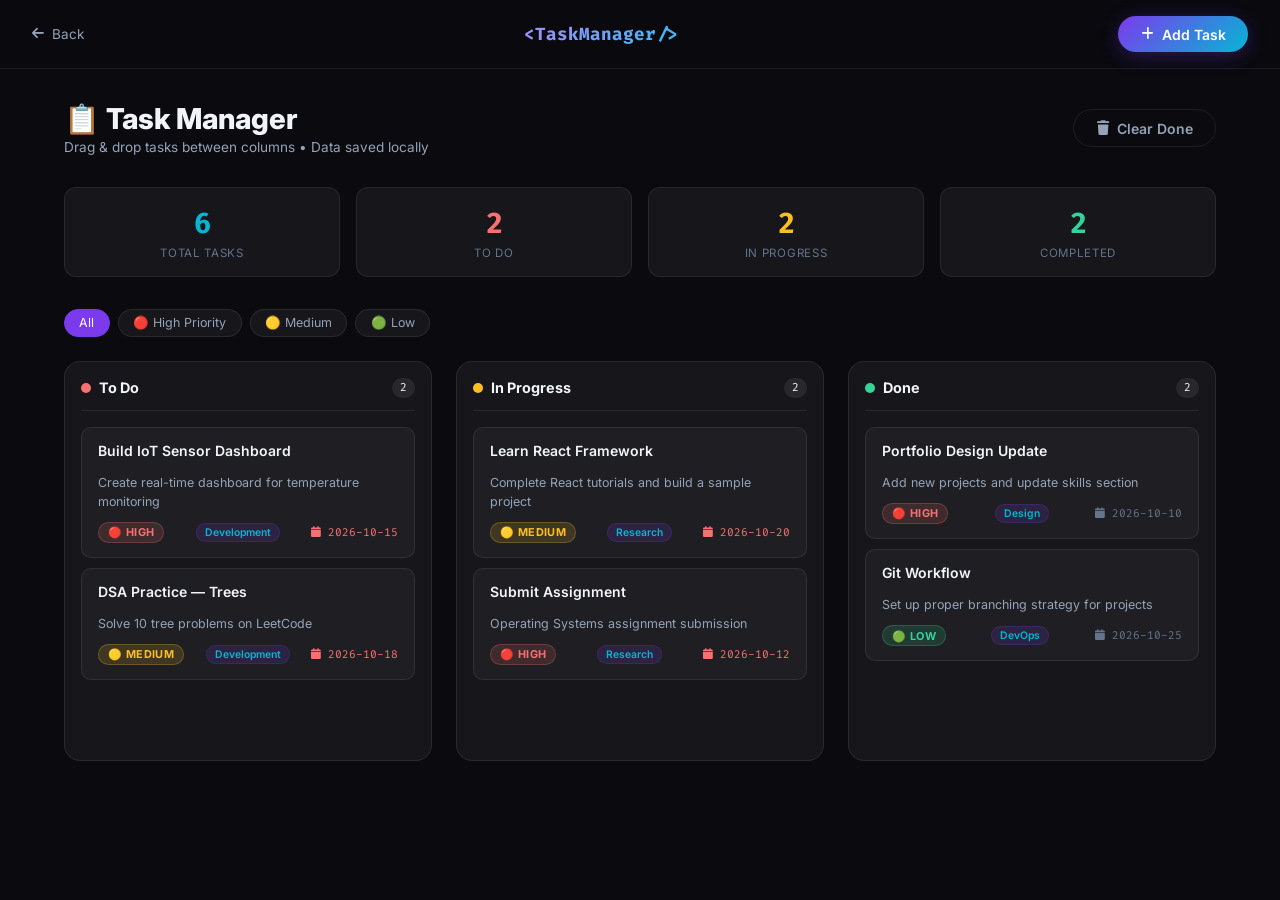
<file: projects/task-manager.html>
<!doctype html>
<html lang="en">
  <head>
    <meta charset="UTF-8" />
    <meta name="viewport" content="width=device-width, initial-scale=1.0" />
    <title>Task Manager App | Ganesh Kumar</title>
    <link
      href="https://fonts.googleapis.com/css2?family=Inter:wght@300;400;500;600;700;800&family=Fira+Code:wght@400;500&display=swap"
      rel="stylesheet"
    />
    <link
      rel="stylesheet"
      href="https://cdnjs.cloudflare.com/ajax/libs/font-awesome/6.5.1/css/all.min.css"
    />
    <style>
      :root {
        --bg: #0a0a0f;
        --bg2: #0f0f1a;
        --card: rgba(255, 255, 255, 0.05);
        --border: rgba(255, 255, 255, 0.08);
        --a1: #7c3aed;
        --a2: #06b6d4;
        --a3: #f472b6;
        --text: #f1f5f9;
        --sub: #94a3b8;
        --muted: #64748b;
      }
      * {
        box-sizing: border-box;
        margin: 0;
        padding: 0;
      }
      body {
        font-family: "Inter", sans-serif;
        background: var(--bg);
        color: var(--text);
        min-height: 100vh;
      }
      header {
        background: rgba(10, 10, 15, 0.9);
        border-bottom: 1px solid var(--border);
        padding: 1rem 2rem;
        display: flex;
        align-items: center;
        justify-content: space-between;
        position: sticky;
        top: 0;
        z-index: 100;
        -webkit-backdrop-filter: blur(20px);
        backdrop-filter: blur(20px);
      }
      .logo {
        font-family: "Fira Code", monospace;
        font-size: 1.1rem;
        font-weight: 700;
        background: linear-gradient(135deg, #a78bfa, #38bdf8);
        -webkit-background-clip: text;
        background-clip: text;
        -webkit-text-fill-color: transparent;
      }
      .back-btn {
        display: flex;
        align-items: center;
        gap: 0.5rem;
        color: var(--sub);
        font-size: 0.85rem;
        text-decoration: none;
        transition: color 0.3s;
      }
      .back-btn:hover {
        color: var(--a2);
      }

      main {
        max-width: 1200px;
        margin: 0 auto;
        padding: 2rem 1.5rem;
      }
      .top-bar {
        display: flex;
        align-items: center;
        justify-content: space-between;
        flex-wrap: wrap;
        gap: 1rem;
        margin-bottom: 2rem;
      }
      .top-bar h1 {
        font-size: 1.8rem;
        font-weight: 800;
      }
      .top-bar p {
        color: var(--sub);
        font-size: 0.85rem;
        margin-top: 0.2rem;
      }
      .btn {
        display: inline-flex;
        align-items: center;
        gap: 0.5rem;
        padding: 0.6rem 1.4rem;
        border-radius: 100px;
        font-size: 0.875rem;
        font-weight: 600;
        cursor: pointer;
        border: none;
        font-family: "Inter", sans-serif;
        transition: all 0.3s;
      }
      .btn-primary {
        background: linear-gradient(135deg, var(--a1), var(--a2));
        color: #fff;
        box-shadow: 0 4px 20px rgba(124, 58, 237, 0.3);
      }
      .btn-primary:hover {
        transform: translateY(-2px);
        box-shadow: 0 8px 30px rgba(124, 58, 237, 0.4);
      }
      .btn-outline {
        background: none;
        border: 1px solid var(--border);
        color: var(--sub);
      }
      .btn-outline:hover {
        border-color: var(--a1);
        color: var(--a1);
      }

      /* Stats row */
      .stats-row {
        display: grid;
        grid-template-columns: repeat(4, 1fr);
        gap: 1rem;
        margin-bottom: 2rem;
      }
      .stat-card {
        background: var(--card);
        border: 1px solid var(--border);
        border-radius: 12px;
        padding: 1rem 1.25rem;
        text-align: center;
      }
      .stat-num {
        font-size: 1.8rem;
        font-weight: 800;
        font-family: "Fira Code", monospace;
      }
      .stat-lbl {
        font-size: 0.72rem;
        color: var(--muted);
        text-transform: uppercase;
        letter-spacing: 0.06em;
        margin-top: 0.2rem;
      }

      /* Filters */
      .filters {
        display: flex;
        gap: 0.5rem;
        flex-wrap: wrap;
        margin-bottom: 1.5rem;
      }
      .filter-btn {
        padding: 0.35rem 0.9rem;
        border-radius: 100px;
        border: 1px solid var(--border);
        background: var(--card);
        color: var(--sub);
        font-size: 0.78rem;
        cursor: pointer;
        transition: all 0.2s;
        font-family: "Inter", sans-serif;
      }
      .filter-btn.active,
      .filter-btn:hover {
        background: var(--a1);
        color: #fff;
        border-color: var(--a1);
      }

      /* Board */
      .board {
        display: grid;
        grid-template-columns: repeat(3, 1fr);
        gap: 1.5rem;
      }
      .column {
        background: var(--card);
        border: 1px solid var(--border);
        border-radius: 16px;
        padding: 1rem;
        min-height: 400px;
      }
      .col-header {
        display: flex;
        align-items: center;
        justify-content: space-between;
        margin-bottom: 1rem;
        padding-bottom: 0.75rem;
        border-bottom: 1px solid var(--border);
      }
      .col-title {
        display: flex;
        align-items: center;
        gap: 0.5rem;
        font-weight: 700;
        font-size: 0.9rem;
      }
      .col-dot {
        width: 10px;
        height: 10px;
        border-radius: 50%;
      }
      .col-count {
        background: rgba(255, 255, 255, 0.08);
        padding: 0.15rem 0.5rem;
        border-radius: 100px;
        font-size: 0.72rem;
        font-family: "Fira Code", monospace;
      }

      .top-btn-group {
        display: flex;
        gap: 0.5rem;
      }
      .stat-c-cyan {
        color: var(--a2);
      }
      .stat-c-red {
        color: #f87171;
      }
      .stat-c-yellow {
        color: #fbbf24;
      }
      .stat-c-green {
        color: #34d399;
      }
      .dot-red {
        background: #f87171;
      }
      .dot-yellow {
        background: #fbbf24;
      }
      .dot-green {
        background: #34d399;
      }
      .form-row-grid {
        display: grid;
        grid-template-columns: 1fr 1fr;
        gap: 1rem;
      }

      .task-card {
        background: rgba(255, 255, 255, 0.04);
        border: 1px solid var(--border);
        border-radius: 10px;
        padding: 0.9rem 1rem;
        margin-bottom: 0.6rem;
        cursor: grab;
        transition: all 0.2s;
        position: relative;
        -webkit-user-select: none;
        user-select: none;
      }
      .task-card:hover {
        border-color: var(--a1);
        transform: translateY(-2px);
        box-shadow: 0 8px 20px rgba(0, 0, 0, 0.3);
      }
      .task-card.dragging {
        opacity: 0.5;
        cursor: grabbing;
      }
      .task-card.drag-over {
        border-color: var(--a2);
        background: rgba(6, 182, 212, 0.05);
      }

      .task-header {
        display: flex;
        align-items: flex-start;
        justify-content: space-between;
        gap: 0.5rem;
        margin-bottom: 0.5rem;
      }
      .task-title {
        font-size: 0.875rem;
        font-weight: 600;
        line-height: 1.3;
      }
      .task-actions {
        display: flex;
        gap: 0.3rem;
        opacity: 0;
        transition: opacity 0.2s;
      }
      .task-card:hover .task-actions {
        opacity: 1;
      }
      .task-btn {
        width: 24px;
        height: 24px;
        border-radius: 6px;
        border: none;
        background: rgba(255, 255, 255, 0.06);
        color: var(--sub);
        font-size: 0.7rem;
        cursor: pointer;
        display: flex;
        align-items: center;
        justify-content: center;
        transition: all 0.2s;
      }
      .task-btn:hover {
        background: var(--a1);
        color: #fff;
      }
      .task-btn.delete:hover {
        background: #f87171;
      }

      .task-desc {
        font-size: 0.78rem;
        color: var(--sub);
        margin-bottom: 0.65rem;
        line-height: 1.5;
      }
      .task-meta {
        display: flex;
        align-items: center;
        justify-content: space-between;
        flex-wrap: wrap;
        gap: 0.4rem;
      }
      .priority {
        padding: 0.15rem 0.55rem;
        border-radius: 100px;
        font-size: 0.68rem;
        font-weight: 700;
        text-transform: uppercase;
        letter-spacing: 0.04em;
      }
      .p-high {
        background: rgba(248, 113, 113, 0.15);
        color: #f87171;
        border: 1px solid rgba(248, 113, 113, 0.25);
      }
      .p-medium {
        background: rgba(251, 191, 36, 0.15);
        color: #fbbf24;
        border: 1px solid rgba(251, 191, 36, 0.25);
      }
      .p-low {
        background: rgba(52, 211, 153, 0.15);
        color: #34d399;
        border: 1px solid rgba(52, 211, 153, 0.25);
      }
      .tag {
        padding: 0.12rem 0.5rem;
        border-radius: 100px;
        font-size: 0.65rem;
        font-weight: 600;
        background: rgba(124, 58, 237, 0.15);
        color: var(--a2);
        border: 1px solid rgba(124, 58, 237, 0.2);
      }
      .due {
        font-size: 0.7rem;
        color: var(--muted);
        font-family: "Fira Code", monospace;
      }

      /* Drop zone indicator */
      .drop-zone {
        border: 2px dashed var(--a2);
        border-radius: 10px;
        padding: 1rem;
        text-align: center;
        color: var(--a2);
        font-size: 0.78rem;
        opacity: 0;
        transition: opacity 0.2s;
        pointer-events: none;
      }
      .column.drag-over .drop-zone {
        opacity: 1;
      }

      /* Modal */
      .modal-overlay {
        position: fixed;
        inset: 0;
        background: rgba(0, 0, 0, 0.7);
        display: flex;
        align-items: center;
        justify-content: center;
        z-index: 1000;
        opacity: 0;
        visibility: hidden;
        transition: all 0.3s;
        -webkit-backdrop-filter: blur(4px);
        backdrop-filter: blur(4px);
      }
      .modal-overlay.open {
        opacity: 1;
        visibility: visible;
      }
      .modal {
        background: var(--bg2);
        border: 1px solid var(--border);
        border-radius: 20px;
        padding: 2rem;
        width: 90%;
        max-width: 480px;
        transform: translateY(20px);
        transition: transform 0.3s;
      }
      .modal-overlay.open .modal {
        transform: translateY(0);
      }
      .modal h3 {
        font-size: 1.2rem;
        font-weight: 700;
        margin-bottom: 1.5rem;
      }
      .form-group {
        margin-bottom: 1rem;
      }
      .form-group label {
        display: block;
        font-size: 0.78rem;
        color: var(--sub);
        margin-bottom: 0.4rem;
        text-transform: uppercase;
        letter-spacing: 0.04em;
        font-weight: 600;
      }
      .form-group input,
      .form-group textarea,
      .form-group select {
        width: 100%;
        padding: 0.7rem 1rem;
        border-radius: 8px;
        background: rgba(255, 255, 255, 0.04);
        border: 1px solid var(--border);
        color: var(--text);
        font-family: "Inter", sans-serif;
        font-size: 0.875rem;
        outline: none;
        transition: border-color 0.2s;
        resize: none;
      }
      .form-group input:focus,
      .form-group textarea:focus,
      .form-group select:focus {
        border-color: var(--a1);
        background: rgba(124, 58, 237, 0.06);
      }
      .form-group select option {
        background: var(--bg2);
        color: var(--text);
      }
      .modal-footer {
        display: flex;
        gap: 0.75rem;
        justify-content: flex-end;
        margin-top: 1.5rem;
      }

      @media (max-width: 768px) {
        .board {
          grid-template-columns: 1fr;
        }
        .stats-row {
          grid-template-columns: repeat(2, 1fr);
        }
      }
    </style>
  </head>
  <body>
    <header>
      <a href="../index.html" class="back-btn"
        ><i class="fas fa-arrow-left"></i> Back</a
      >
      <span class="logo">&lt;TaskManager/&gt;</span>
      <button class="btn btn-primary" onclick="openModal()">
        <i class="fas fa-plus"></i> Add Task
      </button>
    </header>

    <main>
      <div class="top-bar">
        <div>
          <h1>📋 Task Manager</h1>
          <p>Drag & drop tasks between columns • Data saved locally</p>
        </div>
        <div class="top-btn-group">
          <button class="btn btn-outline" onclick="clearCompleted()">
            <i class="fas fa-trash"></i> Clear Done
          </button>
        </div>
      </div>

      <div class="stats-row">
        <div class="stat-card">
          <div class="stat-num stat-c-cyan" id="s-total">0</div>
          <div class="stat-lbl">Total Tasks</div>
        </div>
        <div class="stat-card">
          <div class="stat-num stat-c-red" id="s-todo">0</div>
          <div class="stat-lbl">To Do</div>
        </div>
        <div class="stat-card">
          <div class="stat-num stat-c-yellow" id="s-prog">0</div>
          <div class="stat-lbl">In Progress</div>
        </div>
        <div class="stat-card">
          <div class="stat-num stat-c-green" id="s-done">0</div>
          <div class="stat-lbl">Completed</div>
        </div>
      </div>

      <div class="filters">
        <button class="filter-btn active" onclick="filterTasks('all', this)">
          All
        </button>
        <button class="filter-btn" onclick="filterTasks('high', this)">
          🔴 High Priority
        </button>
        <button class="filter-btn" onclick="filterTasks('medium', this)">
          🟡 Medium
        </button>
        <button class="filter-btn" onclick="filterTasks('low', this)">
          🟢 Low
        </button>
      </div>

      <div class="board">
        <div
          class="column"
          id="col-todo"
          ondragover="onDragOver(event, 'todo')"
          ondrop="onDrop(event, 'todo')"
          ondragleave="onDragLeave(event)"
        >
          <div class="col-header">
            <div class="col-title">
              <div class="col-dot dot-red"></div>
              To Do
            </div>
            <span class="col-count" id="cnt-todo">0</span>
          </div>
          <div id="tasks-todo"></div>
          <div class="drop-zone">Drop here</div>
        </div>
        <div
          class="column"
          id="col-progress"
          ondragover="onDragOver(event, 'progress')"
          ondrop="onDrop(event, 'progress')"
          ondragleave="onDragLeave(event)"
        >
          <div class="col-header">
            <div class="col-title">
              <div class="col-dot dot-yellow"></div>
              In Progress
            </div>
            <span class="col-count" id="cnt-progress">0</span>
          </div>
          <div id="tasks-progress"></div>
          <div class="drop-zone">Drop here</div>
        </div>
        <div
          class="column"
          id="col-done"
          ondragover="onDragOver(event, 'done')"
          ondrop="onDrop(event, 'done')"
          ondragleave="onDragLeave(event)"
        >
          <div class="col-header">
            <div class="col-title">
              <div class="col-dot dot-green"></div>
              Done
            </div>
            <span class="col-count" id="cnt-done">0</span>
          </div>
          <div id="tasks-done"></div>
          <div class="drop-zone">Drop here</div>
        </div>
      </div>
    </main>

    <!-- Modal -->
    <div class="modal-overlay" id="modal">
      <div class="modal">
        <h3 id="modal-title">➕ Add New Task</h3>
        <div class="form-group">
          <label for="f-title">Task Title *</label
          ><input id="f-title" placeholder="Enter task title..." />
        </div>
        <div class="form-group">
          <label for="f-desc">Description</label
          ><textarea
            id="f-desc"
            rows="2"
            placeholder="Brief description..."
          ></textarea>
        </div>
        <div class="form-row-grid">
          <div class="form-group">
            <label for="f-priority">Priority</label>
            <select id="f-priority" title="Task Priority">
              <option value="high">🔴 High</option>
              <option value="medium" selected>🟡 Medium</option>
              <option value="low">🟢 Low</option>
            </select>
          </div>
          <div class="form-group">
            <label for="f-tag">Category</label>
            <select id="f-tag" title="Task Category">
              <option>Development</option>
              <option>Design</option>
              <option>Testing</option>
              <option>Research</option>
              <option>DevOps</option>
            </select>
          </div>
        </div>
        <div class="form-group">
          <label for="f-due">Due Date</label
          ><input id="f-due" type="date" title="Due Date" />
        </div>
        <div class="modal-footer">
          <button class="btn btn-outline" onclick="closeModal()">Cancel</button>
          <button class="btn btn-primary" onclick="saveTask()">
            <i class="fas fa-save"></i> Save Task
          </button>
        </div>
      </div>
    </div>

    <script>
      let tasks = JSON.parse(localStorage.getItem("gk-tasks") || "null") || [
        {
          id: 1,
          title: "Build IoT Sensor Dashboard",
          desc: "Create real-time dashboard for temperature monitoring",
          priority: "high",
          tag: "Development",
          due: "2026-10-15",
          status: "todo",
        },
        {
          id: 2,
          title: "Learn React Framework",
          desc: "Complete React tutorials and build a sample project",
          priority: "medium",
          tag: "Research",
          due: "2026-10-20",
          status: "progress",
        },
        {
          id: 3,
          title: "Portfolio Design Update",
          desc: "Add new projects and update skills section",
          priority: "high",
          tag: "Design",
          due: "2026-10-10",
          status: "done",
        },
        {
          id: 4,
          title: "DSA Practice — Trees",
          desc: "Solve 10 tree problems on LeetCode",
          priority: "medium",
          tag: "Development",
          due: "2026-10-18",
          status: "todo",
        },
        {
          id: 5,
          title: "Submit Assignment",
          desc: "Operating Systems assignment submission",
          priority: "high",
          tag: "Research",
          due: "2026-10-12",
          status: "progress",
        },
        {
          id: 6,
          title: "Git Workflow",
          desc: "Set up proper branching strategy for projects",
          priority: "low",
          tag: "DevOps",
          due: "2026-10-25",
          status: "done",
        },
      ];
      let nextId = Math.max(...tasks.map((t) => t.id)) + 1;
      let dragId = null;
      let editId = null;
      let currentFilter = "all";

      function save() {
        localStorage.setItem("gk-tasks", JSON.stringify(tasks));
      }

      function render() {
        const cols = ["todo", "progress", "done"];
        cols.forEach((s) => {
          let filtered = tasks.filter((t) => t.status === s);
          if (currentFilter !== "all")
            filtered = filtered.filter((t) => t.priority === currentFilter);
          document.getElementById("tasks-" + s).innerHTML = filtered
            .map(taskHTML)
            .join("");
          document.getElementById("cnt-" + s).textContent = filtered.length;
        });
        document.getElementById("s-total").textContent = tasks.length;
        document.getElementById("s-todo").textContent = tasks.filter(
          (t) => t.status === "todo",
        ).length;
        document.getElementById("s-prog").textContent = tasks.filter(
          (t) => t.status === "progress",
        ).length;
        document.getElementById("s-done").textContent = tasks.filter(
          (t) => t.status === "done",
        ).length;

        document.querySelectorAll(".task-card").forEach((c) => {
          c.setAttribute("draggable", "true");
          c.addEventListener("dragstart", (e) => {
            dragId = +c.dataset.id;
            c.classList.add("dragging");
          });
          c.addEventListener("dragend", () => c.classList.remove("dragging"));
        });
      }

      function taskHTML(t) {
        const pCls = { high: "p-high", medium: "p-medium", low: "p-low" }[
          t.priority
        ];
        const pLabel = { high: "🔴 High", medium: "🟡 Medium", low: "🟢 Low" }[
          t.priority
        ];
        const overdueStyle =
          t.due && new Date(t.due) < new Date() && t.status !== "done"
            ? "color:#f87171"
            : "";
        return `<div class="task-card" data-id="${t.id}">
      <div class="task-header">
        <div class="task-title">${t.title}</div>
        <div class="task-actions">
          <button class="task-btn" onclick="editTask(${t.id})" title="Edit"><i class="fas fa-pen"></i></button>
          <button class="task-btn delete" onclick="deleteTask(${t.id})" title="Delete"><i class="fas fa-trash"></i></button>
        </div>
      </div>
      ${t.desc ? `<div class="task-desc">${t.desc}</div>` : ""}
      <div class="task-meta">
        <span class="priority ${pCls}">${pLabel}</span>
        <span class="tag">${t.tag}</span>
        ${t.due ? `<span class="due" style="${overdueStyle}"><i class="fas fa-calendar"></i> ${t.due}</span>` : ""}
      </div>
    </div>`;
      }

      function onDragOver(e, col) {
        e.preventDefault();
        document.getElementById("col-" + col).classList.add("drag-over");
      }
      function onDragLeave(e) {
        e.currentTarget.classList.remove("drag-over");
      }
      function onDrop(e, status) {
        e.preventDefault();
        e.currentTarget.classList.remove("drag-over");
        if (dragId) {
          const t = tasks.find((t) => t.id === dragId);
          if (t) {
            t.status = status;
            save();
            render();
          }
          dragId = null;
        }
      }

      function deleteTask(id) {
        tasks = tasks.filter((t) => t.id !== id);
        save();
        render();
      }

      function editTask(id) {
        const t = tasks.find((t) => t.id === id);
        editId = id;
        document.getElementById("f-title").value = t.title;
        document.getElementById("f-desc").value = t.desc;
        document.getElementById("f-priority").value = t.priority;
        document.getElementById("f-tag").value = t.tag;
        document.getElementById("f-due").value = t.due;
        document.getElementById("modal-title").textContent = "✏️ Edit Task";
        openModal();
      }

      function openModal() {
        document.getElementById("modal").classList.add("open");
      }
      function closeModal() {
        document.getElementById("modal").classList.remove("open");
        editId = null;
        document.getElementById("f-title").value = "";
        document.getElementById("f-desc").value = "";
        document.getElementById("f-due").value = "";
        document.getElementById("modal-title").textContent = "➕ Add New Task";
      }

      function saveTask() {
        const title = document.getElementById("f-title").value.trim();
        if (!title) {
          document.getElementById("f-title").style.borderColor = "#f87171";
          return;
        }
        document.getElementById("f-title").style.borderColor = "";
        const data = {
          id: editId || nextId++,
          title,
          desc: document.getElementById("f-desc").value.trim(),
          priority: document.getElementById("f-priority").value,
          tag: document.getElementById("f-tag").value,
          due: document.getElementById("f-due").value,
          status: editId ? tasks.find((t) => t.id === editId).status : "todo",
        };
        if (editId) tasks = tasks.map((t) => (t.id === editId ? data : t));
        else tasks.push(data);
        save();
        render();
        closeModal();
      }

      function filterTasks(f, btn) {
        currentFilter = f;
        document
          .querySelectorAll(".filter-btn")
          .forEach((b) => b.classList.remove("active"));
        btn.classList.add("active");
        render();
      }

      function clearCompleted() {
        tasks = tasks.filter((t) => t.status !== "done");
        save();
        render();
      }

      document.getElementById("modal").addEventListener("click", (e) => {
        if (e.target.id === "modal") closeModal();
      });

      render();
    </script>
  </body>
</html>
</file>
<file: style.css>
/* ============================================
   GANESH KUMAR — PORTFOLIO CSS
   Dark Gradient + Glassmorphism Theme
   ============================================ */

/* ---------- CSS VARIABLES ---------- */
:root {
  --bg-primary: #0a0a0f;
  --bg-secondary: #0f0f1a;
  --bg-card: rgba(255, 255, 255, 0.04);
  --glass-border: rgba(255, 255, 255, 0.08);
  --glass-bg: rgba(255, 255, 255, 0.05);
  --glass-shadow: 0 8px 32px rgba(0, 0, 0, 0.4);

  --accent-1: #7c3aed; /* violet */
  --accent-2: #06b6d4; /* cyan */
  --accent-3: #f472b6; /* pink */
  --gradient: linear-gradient(135deg, var(--accent-1), var(--accent-2));
  --gradient-text: linear-gradient(135deg, #a78bfa, #38bdf8, #f472b6);

  --text-primary: #f1f5f9;
  --text-secondary: #94a3b8;
  --text-muted: #64748b;

  --navbar-h: 72px;
  --radius-sm: 8px;
  --radius-md: 16px;
  --radius-lg: 24px;
  --radius-xl: 32px;

  --transition: 0.3s cubic-bezier(0.4, 0, 0.2, 1);
  --font-main: "Inter", sans-serif;
  --font-code: "Fira Code", monospace;
}

/* Light Mode */
[data-theme="light"] {
  --bg-primary: #f0f4ff;
  --bg-secondary: #e8ecf8;
  --bg-card: rgba(255, 255, 255, 0.7);
  --glass-border: rgba(124, 58, 237, 0.15);
  --glass-bg: rgba(255, 255, 255, 0.6);
  --glass-shadow: 0 8px 32px rgba(124, 58, 237, 0.12);
  --text-primary: #0f172a;
  --text-secondary: #475569;
  --text-muted: #94a3b8;
}

/* ---------- RESET & BASE ---------- */
*,
*::before,
*::after {
  box-sizing: border-box;
  margin: 0;
  padding: 0;
}

html {
  scroll-behavior: smooth;
  font-size: 16px;
}

body {
  font-family: var(--font-main);
  background-color: var(--bg-primary);
  color: var(--text-primary);
  line-height: 1.7;
  overflow-x: hidden;
  transition:
    background-color var(--transition),
    color var(--transition);
}

a {
  text-decoration: none;
  color: inherit;
}
ul {
  list-style: none;
}
img {
  max-width: 100%;
  display: block;
}
button {
  cursor: pointer;
  border: none;
  background: none;
  font-family: inherit;
}

/* ---------- SCROLLBAR ---------- */
::-webkit-scrollbar {
  width: 6px;
}
::-webkit-scrollbar-track {
  background: var(--bg-primary);
}
::-webkit-scrollbar-thumb {
  background: var(--accent-1);
  border-radius: 100px;
}

/* ---------- CONTAINER ---------- */
.container {
  max-width: 1200px;
  margin: 0 auto;
  padding: 0 1.5rem;
}

/* ---------- PRELOADER ---------- */
#preloader {
  position: fixed;
  inset: 0;
  z-index: 9999;
  background: var(--bg-primary);
  display: flex;
  align-items: center;
  justify-content: center;
  transition:
    opacity 0.6s ease,
    visibility 0.6s ease;
}
#preloader.hidden {
  opacity: 0;
  visibility: hidden;
}

.loader-wrap {
  position: relative;
  width: 80px;
  height: 80px;
  display: flex;
  align-items: center;
  justify-content: center;
}
.loader-ring {
  position: absolute;
  border-radius: 50%;
  border: 3px solid transparent;
  animation: spin 1.4s linear infinite;
}
.loader-ring:nth-child(1) {
  width: 80px;
  height: 80px;
  border-top-color: var(--accent-1);
}
.loader-ring:nth-child(2) {
  width: 58px;
  height: 58px;
  border-top-color: var(--accent-2);
  animation-duration: 1s;
  animation-direction: reverse;
}
.loader-ring:nth-child(3) {
  width: 36px;
  height: 36px;
  border-top-color: var(--accent-3);
  animation-duration: 0.7s;
}
.loader-text {
  font-family: var(--font-code);
  font-size: 0.9rem;
  font-weight: 700;
  color: var(--text-primary);
  z-index: 1;
}

@keyframes spin {
  to {
    transform: rotate(360deg);
  }
}

/* ---------- CUSTOM CURSOR ---------- */
#cursor {
  position: fixed;
  width: 10px;
  height: 10px;
  border-radius: 50%;
  background: var(--accent-1);
  pointer-events: none;
  z-index: 9998;
  transform: translate(-50%, -50%);
  transition:
    transform 0.1s ease,
    width 0.2s,
    height 0.2s;
}
#cursor-follower {
  position: fixed;
  width: 30px;
  height: 30px;
  border-radius: 50%;
  border: 2px solid var(--accent-2);
  pointer-events: none;
  z-index: 9997;
  transform: translate(-50%, -50%);
  transition:
    transform 0.2s ease,
    left 0.15s ease,
    top 0.15s ease;
}
body:has(a:hover) #cursor,
body:has(button:hover) #cursor {
  width: 20px;
  height: 20px;
  background: var(--accent-3);
}

/* Hide custom cursor on touch/mobile devices */
@media (hover: none) and (pointer: coarse) {
  #cursor,
  #cursor-follower {
    display: none;
  }
}

/* ---------- NAVBAR ---------- */
#navbar {
  position: fixed;
  top: 0;
  left: 0;
  right: 0;
  z-index: 900;
  height: var(--navbar-h);
  transition:
    background var(--transition),
    box-shadow var(--transition);
}
#navbar.scrolled {
  background: rgba(10, 10, 15, 0.85);
  -webkit-backdrop-filter: blur(20px);
  backdrop-filter: blur(20px);
  box-shadow: 0 1px 0 var(--glass-border);
}
[data-theme="light"] #navbar.scrolled {
  background: rgba(240, 244, 255, 0.85);
}

.nav-inner {
  height: 100%;
  display: flex;
  align-items: center;
  justify-content: space-between;
  gap: 2rem;
}

.logo {
  font-family: var(--font-code);
  font-size: 1.4rem;
  font-weight: 700;
  background: var(--gradient-text);
  -webkit-background-clip: text;
  background-clip: text;
  -webkit-text-fill-color: transparent;
  letter-spacing: -0.5px;
}
.logo-bracket {
  opacity: 0.6;
}

.nav-links {
  display: flex;
  gap: 0.25rem;
}
.nav-link {
  padding: 0.4rem 0.9rem;
  border-radius: 100px;
  font-size: 0.875rem;
  font-weight: 500;
  color: var(--text-secondary);
  transition:
    color var(--transition),
    background var(--transition);
}
.nav-link:hover,
.nav-link.active {
  color: var(--text-primary);
  background: var(--glass-bg);
}
.nav-link.active {
  color: var(--accent-2);
}

.nav-actions {
  display: flex;
  align-items: center;
  gap: 0.75rem;
}

#themeToggle {
  width: 38px;
  height: 38px;
  border-radius: 50%;
  background: var(--glass-bg);
  border: 1px solid var(--glass-border);
  color: var(--text-secondary);
  font-size: 0.9rem;
  display: flex;
  align-items: center;
  justify-content: center;
  transition: all var(--transition);
}
#themeToggle:hover {
  color: var(--accent-1);
  border-color: var(--accent-1);
}

#hamburger {
  display: none;
  flex-direction: column;
  gap: 5px;
  width: 38px;
  height: 38px;
  align-items: center;
  justify-content: center;
  border-radius: var(--radius-sm);
  background: var(--glass-bg);
  border: 1px solid var(--glass-border);
}
#hamburger span {
  display: block;
  width: 20px;
  height: 2px;
  background: var(--text-primary);
  border-radius: 2px;
  transition: all 0.3s ease;
}
#hamburger.open span:nth-child(1) {
  transform: translateY(7px) rotate(45deg);
}
#hamburger.open span:nth-child(2) {
  opacity: 0;
}
#hamburger.open span:nth-child(3) {
  transform: translateY(-7px) rotate(-45deg);
}

/* ---------- GLASS UTILITY ---------- */
.glass {
  background: var(--glass-bg);
  border: 1px solid var(--glass-border);
  -webkit-backdrop-filter: blur(16px);
  backdrop-filter: blur(16px);
  border-radius: var(--radius-md);
}

/* ---------- GRADIENT TEXT ---------- */
.gradient-text {
  background: var(--gradient-text);
  -webkit-background-clip: text;
  background-clip: text;
  -webkit-text-fill-color: transparent;
}

/* ---------- BUTTONS ---------- */
.btn {
  display: inline-flex;
  align-items: center;
  gap: 0.5rem;
  padding: 0.7rem 1.6rem;
  border-radius: 100px;
  font-size: 0.9rem;
  font-weight: 600;
  letter-spacing: 0.02em;
  cursor: pointer;
  transition: all var(--transition);
  position: relative;
  overflow: hidden;
}
.btn::after {
  content: "";
  position: absolute;
  inset: 0;
  background: rgba(255, 255, 255, 0.1);
  opacity: 0;
  transition: opacity var(--transition);
}
.btn:hover::after {
  opacity: 1;
}

.btn-primary {
  background: var(--gradient);
  color: #fff;
  box-shadow: 0 4px 24px rgba(124, 58, 237, 0.35);
}
.btn-primary:hover {
  transform: translateY(-2px);
  box-shadow: 0 8px 32px rgba(124, 58, 237, 0.5);
}

.btn-outline {
  border: 2px solid var(--accent-1);
  color: var(--text-primary);
}
.btn-outline:hover {
  background: var(--accent-1);
  color: #fff;
  transform: translateY(-2px);
}

.btn-sm {
  padding: 0.45rem 1rem;
  font-size: 0.8rem;
}
.btn-lg {
  padding: 0.9rem 2.2rem;
  font-size: 1rem;
}
.btn-full {
  width: 100%;
  justify-content: center;
}
.mt-1 {
  margin-top: 1.25rem;
}

/* ---------- SECTION BASE ---------- */
.section {
  padding: 6rem 0;
}
.section-alt {
  background: var(--bg-secondary);
}

.section-header {
  text-align: center;
  margin-bottom: 3.5rem;
}
.section-tag {
  font-family: var(--font-code);
  font-size: 0.85rem;
  color: var(--accent-2);
  letter-spacing: 0.05em;
  display: block;
  margin-bottom: 0.5rem;
}
.section-title {
  font-size: clamp(1.8rem, 4vw, 2.6rem);
  font-weight: 800;
  line-height: 1.2;
}

/* ---------- HERO ---------- */
.hero-section {
  min-height: 100vh;
  display: flex;
  align-items: center;
  position: relative;
  overflow: hidden;
  padding-top: var(--navbar-h);
}

#particles-canvas {
  position: absolute;
  inset: 0;
  z-index: 0;
}

.hero-glow {
  position: absolute;
  border-radius: 50%;
  filter: blur(120px);
  z-index: 0;
  pointer-events: none;
}
.glow-1 {
  width: 500px;
  height: 500px;
  background: rgba(124, 58, 237, 0.18);
  top: -10%;
  left: -10%;
}
.glow-2 {
  width: 400px;
  height: 400px;
  background: rgba(6, 182, 212, 0.15);
  bottom: -5%;
  right: -5%;
}

.hero-content {
  position: relative;
  z-index: 1;
  max-width: 750px;
  padding: 3rem 0;
}

.hero-greeting {
  font-size: 1.05rem;
  color: var(--text-secondary);
  margin-bottom: 0.75rem;
  font-weight: 500;
  animation: fadeSlideUp 0.8s ease both;
}
.hero-name {
  font-size: clamp(2.8rem, 7vw, 5.5rem);
  font-weight: 900;
  line-height: 1.05;
  letter-spacing: -2px;
  margin-bottom: 1rem;
  animation: fadeSlideUp 0.8s 0.1s ease both;
}
.typing-wrapper {
  font-size: clamp(1.1rem, 2.5vw, 1.5rem);
  font-weight: 500;
  color: var(--text-secondary);
  margin-bottom: 1.25rem;
  animation: fadeSlideUp 0.8s 0.2s ease both;
}
.typed {
  color: var(--accent-2);
  font-weight: 600;
}
.cursor-blink {
  animation: blink 0.8s step-end infinite;
  color: var(--accent-2);
}
@keyframes blink {
  0%,
  100% {
    opacity: 1;
  }
  50% {
    opacity: 0;
  }
}

.hero-tagline {
  font-size: clamp(1rem, 2vw, 1.15rem);
  color: var(--text-muted);
  margin-bottom: 2rem;
  animation: fadeSlideUp 0.8s 0.3s ease both;
}
.hero-cta {
  display: flex;
  gap: 1rem;
  flex-wrap: wrap;
  margin-bottom: 2.5rem;
  animation: fadeSlideUp 0.8s 0.4s ease both;
}
.hero-socials {
  display: flex;
  gap: 0.75rem;
  animation: fadeSlideUp 0.8s 0.5s ease both;
}
.hero-socials a {
  width: 44px;
  height: 44px;
  border-radius: 50%;
  border: 1px solid var(--glass-border);
  background: var(--glass-bg);
  display: flex;
  align-items: center;
  justify-content: center;
  font-size: 1rem;
  color: var(--text-secondary);
  -webkit-backdrop-filter: blur(8px);
  backdrop-filter: blur(8px);
  transition: all var(--transition);
}
.hero-socials a:hover {
  border-color: var(--accent-1);
  color: var(--accent-1);
  transform: translateY(-3px);
}

/* Scroll indicator */
.scroll-indicator {
  position: absolute;
  bottom: 2rem;
  left: 50%;
  transform: translateX(-50%);
  display: flex;
  flex-direction: column;
  align-items: center;
  gap: 0.5rem;
  z-index: 1;
  animation: bounce 1.8s infinite;
}
.scroll-indicator p {
  font-size: 0.75rem;
  color: var(--text-muted);
  letter-spacing: 0.06em;
  text-transform: uppercase;
}
.mouse {
  width: 22px;
  height: 34px;
  border: 2px solid var(--glass-border);
  border-radius: 100px;
  display: flex;
  justify-content: center;
  padding-top: 5px;
}
.wheel {
  width: 4px;
  height: 8px;
  border-radius: 100px;
  background: var(--accent-2);
  animation: scroll-wheel 1.8s infinite;
}
@keyframes scroll-wheel {
  0% {
    transform: translateY(0);
    opacity: 1;
  }
  100% {
    transform: translateY(12px);
    opacity: 0;
  }
}
@keyframes bounce {
  0%,
  100% {
    transform: translateX(-50%) translateY(0);
  }
  50% {
    transform: translateX(-50%) translateY(-6px);
  }
}

/* ---------- ABOUT ---------- */
.about-grid {
  display: grid;
  grid-template-columns: 1fr 1.6fr;
  gap: 3.5rem;
  align-items: center;
}
.about-avatar-wrap {
  display: flex;
  justify-content: center;
}
.avatar-card {
  width: 300px;
  padding: 2rem 1.5rem;
  text-align: center;
  box-shadow: var(--glass-shadow);
}
.avatar-img-wrap {
  position: relative;
  display: inline-block;
  margin-bottom: 1rem;
}
.avatar-placeholder {
  width: 110px;
  height: 110px;
  border-radius: 50%;
  margin: 0 auto;
  background: var(--gradient);
  display: flex;
  align-items: center;
  justify-content: center;
  font-size: 2.8rem;
  color: #fff;
  box-shadow: 0 0 30px rgba(124, 58, 237, 0.4);
}
.avatar-badge {
  position: absolute;
  bottom: 0;
  right: 0;
  width: 34px;
  height: 34px;
  border-radius: 50%;
  background: var(--accent-2);
  display: flex;
  align-items: center;
  justify-content: center;
  font-size: 0.85rem;
  color: #fff;
  border: 3px solid var(--bg-primary);
}
.avatar-info h3 {
  font-size: 1.1rem;
  font-weight: 700;
  margin-bottom: 0.2rem;
}
.avatar-info span {
  font-size: 0.85rem;
  color: var(--text-secondary);
}
.avatar-stats {
  display: flex;
  gap: 0.5rem;
  margin-top: 1.5rem;
}
.stat {
  flex: 1;
  padding: 0.75rem 0.5rem;
  border-radius: var(--radius-sm);
  background: rgba(255, 255, 255, 0.03);
  border: 1px solid var(--glass-border);
  display: flex;
  flex-direction: column;
  align-items: center;
  gap: 0.2rem;
}
.stat-num {
  font-size: 1.3rem;
  font-weight: 800;
  background: var(--gradient-text);
  -webkit-background-clip: text;
  background-clip: text;
  -webkit-text-fill-color: transparent;
}
.stat span:last-child {
  font-size: 0.7rem;
  color: var(--text-muted);
  text-transform: uppercase;
  letter-spacing: 0.04em;
}

.about-text h3 {
  font-size: 1.5rem;
  font-weight: 700;
  margin-bottom: 1rem;
}
.about-text p {
  color: var(--text-secondary);
  margin-bottom: 1rem;
}
.about-text strong {
  color: var(--text-primary);
  font-weight: 600;
}

.about-details {
  margin-top: 1.5rem;
  display: flex;
  flex-direction: column;
  gap: 0.65rem;
}
.detail-item {
  display: flex;
  align-items: flex-start;
  gap: 0.75rem;
  font-size: 0.875rem;
  color: var(--text-secondary);
}
.detail-item i {
  color: var(--accent-2);
  margin-top: 0.2rem;
  min-width: 14px;
}

/* ---------- SKILLS ---------- */
.tech-grid {
  display: grid;
  grid-template-columns: repeat(auto-fill, minmax(110px, 1fr));
  gap: 1rem;
  margin-bottom: 3rem;
}
.tech-card {
  padding: 1.25rem 0.75rem;
  text-align: center;
  display: flex;
  flex-direction: column;
  align-items: center;
  gap: 0.65rem;
  transition: all var(--transition);
  cursor: default;
}
.tech-card:hover {
  transform: translateY(-5px);
  box-shadow: var(--glass-shadow);
  border-color: var(--accent-1);
}
.tech-icon {
  font-size: 2rem;
}
.tech-card span {
  font-size: 0.78rem;
  color: var(--text-secondary);
  font-weight: 500;
  text-align: center;
}

.skills-bars {
  display: grid;
  grid-template-columns: repeat(auto-fill, minmax(280px, 1fr));
  gap: 1.5rem;
}
.skill-label {
  display: flex;
  justify-content: space-between;
  margin-bottom: 0.5rem;
  font-size: 0.875rem;
  font-weight: 500;
}
.skill-pct {
  color: var(--text-muted);
  font-family: var(--font-code);
}
.bar-track {
  height: 8px;
  background: rgba(255, 255, 255, 0.06);
  border-radius: 100px;
  overflow: hidden;
}
/* Tech icon brand colors */
.ti-python {
  color: #3776ab;
}
.ti-java {
  color: #ed8b00;
}
.ti-html {
  color: #e34f26;
}
.ti-css {
  color: #1572b6;
}
.ti-js {
  color: #f7df1e;
}
.ti-dsa {
  color: #6c63ff;
}
.ti-os {
  color: #00bfa5;
}
.ti-net {
  color: #ff6b6b;
}
.ti-git {
  color: #f05032;
}
.ti-db {
  color: #4479a1;
}

/* Skill bar colors */
.bar-fill {
  height: 100%;
  width: 0;
  border-radius: 100px;
  transition: width 1.2s cubic-bezier(0.4, 0, 0.2, 1);
}
.bar-python {
  background: #3776ab;
  box-shadow: 0 0 10px #3776ab;
}
.bar-java {
  background: #ed8b00;
  box-shadow: 0 0 10px #ed8b00;
}
.bar-html {
  background: #e34f26;
  box-shadow: 0 0 10px #e34f26;
}
.bar-js {
  background: #f7df1e;
  box-shadow: 0 0 10px #f7df1e;
}
.bar-dsa {
  background: #6c63ff;
  box-shadow: 0 0 10px #6c63ff;
}
.bar-os {
  background: #00bfa5;
  box-shadow: 0 0 10px #00bfa5;
}

/* Project placeholder backgrounds */
.proj-bg-1 {
  background: linear-gradient(135deg, #667eea, #764ba2);
}
.proj-bg-2 {
  background: linear-gradient(135deg, #f093fb, #f5576c);
}
.proj-bg-3 {
  background: linear-gradient(135deg, #4facfe, #00f2fe);
}
.proj-bg-4 {
  background: linear-gradient(135deg, #43e97b, #38f9d7);
}
.proj-bg-5 {
  background: linear-gradient(135deg, #fa709a, #fee140);
}
.proj-bg-6 {
  background: linear-gradient(135deg, #a18cd1, #fbc2eb);
}

/* CGPA fill width */
.cgpa-fill-65 {
  width: 65%;
}

/* Utility spacing */
.mt-section {
  margin-top: 4rem;
}

/* ---------- PROJECTS ---------- */
.projects-grid {
  display: grid;
  grid-template-columns: repeat(auto-fill, minmax(340px, 1fr));
  gap: 1.5rem;
}
.project-card {
  display: flex;
  flex-direction: column;
  overflow: hidden;
  transition: all var(--transition);
}
.project-card:hover {
  transform: translateY(-6px);
  box-shadow: 0 20px 60px rgba(0, 0, 0, 0.4);
  border-color: var(--accent-1);
}

.project-img {
  position: relative;
  overflow: hidden;
  border-radius: var(--radius-md) var(--radius-md) 0 0;
}
.project-img-placeholder {
  height: 180px;
  display: flex;
  align-items: center;
  justify-content: center;
  font-size: 3.5rem;
  color: rgba(255, 255, 255, 0.8);
}
.project-overlay {
  position: absolute;
  inset: 0;
  background: rgba(0, 0, 0, 0.6);
  -webkit-backdrop-filter: blur(4px);
  backdrop-filter: blur(4px);
  display: flex;
  align-items: center;
  justify-content: center;
  gap: 0.75rem;
  opacity: 0;
  transition: opacity var(--transition);
}
.project-card:hover .project-overlay {
  opacity: 1;
}

.project-info {
  padding: 1.25rem 1.25rem 1.5rem;
  flex: 1;
}
.project-tags {
  display: flex;
  gap: 0.4rem;
  flex-wrap: wrap;
  margin-bottom: 0.75rem;
}
.tag {
  padding: 0.2rem 0.65rem;
  border-radius: 100px;
  font-size: 0.72rem;
  font-weight: 600;
  text-transform: uppercase;
  letter-spacing: 0.04em;
  background: rgba(124, 58, 237, 0.15);
  color: var(--accent-2);
  border: 1px solid rgba(124, 58, 237, 0.2);
}
.project-info h3 {
  font-size: 1.05rem;
  font-weight: 700;
  margin-bottom: 0.5rem;
}
.project-info p {
  font-size: 0.875rem;
  color: var(--text-secondary);
  line-height: 1.6;
}

/* ---------- EDUCATION ---------- */
.edu-timeline {
  display: flex;
  flex-direction: column;
  gap: 2rem;
  position: relative;
}
.edu-timeline::before {
  content: "";
  position: absolute;
  left: 20px;
  top: 0;
  bottom: 0;
  width: 2px;
  background: linear-gradient(
    to bottom,
    var(--accent-1),
    var(--accent-2),
    transparent
  );
  border-radius: 2px;
}
.timeline-item {
  display: flex;
  gap: 1.5rem;
  padding-left: 0.5rem;
}
.timeline-dot {
  flex-shrink: 0;
  width: 42px;
  height: 42px;
  border-radius: 50%;
  background: var(--gradient);
  display: flex;
  align-items: center;
  justify-content: center;
  font-size: 1rem;
  color: #fff;
  box-shadow: 0 0 16px rgba(124, 58, 237, 0.4);
  position: relative;
  z-index: 1;
}
.timeline-card {
  flex: 1;
  padding: 1.5rem;
  box-shadow: var(--glass-shadow);
}
.timeline-header {
  display: flex;
  align-items: flex-start;
  justify-content: space-between;
  gap: 1rem;
  flex-wrap: wrap;
  margin-bottom: 0.5rem;
}
.timeline-header h3 {
  font-size: 1rem;
  font-weight: 700;
  line-height: 1.3;
}

.badge {
  padding: 0.25rem 0.75rem;
  border-radius: 100px;
  font-size: 0.75rem;
  font-weight: 600;
  white-space: nowrap;
  flex-shrink: 0;
}
.badge-primary {
  background: rgba(124, 58, 237, 0.2);
  color: var(--accent-1);
  border: 1px solid rgba(124, 58, 237, 0.3);
}
.badge-secondary {
  background: rgba(6, 182, 212, 0.15);
  color: var(--accent-2);
  border: 1px solid rgba(6, 182, 212, 0.3);
}

.timeline-org {
  font-size: 0.85rem;
  color: var(--text-secondary);
  margin-bottom: 0.75rem;
}
.timeline-org i,
.timeline-score i {
  margin-right: 0.4rem;
  color: var(--accent-2);
}
.timeline-score {
  font-size: 0.9rem;
  color: var(--accent-3);
  font-weight: 600;
}

.cgpa-display {
  margin-top: 1rem;
  display: flex;
  flex-wrap: wrap;
  align-items: center;
  gap: 0.75rem;
}
.cgpa-label {
  font-size: 0.82rem;
  color: var(--text-muted);
}
.cgpa-value {
  font-family: var(--font-code);
  font-size: 1.1rem;
  font-weight: 700;
  background: var(--gradient-text);
  -webkit-background-clip: text;
  background-clip: text;
  -webkit-text-fill-color: transparent;
}
.cgpa-bar {
  flex-basis: 100%;
  height: 6px;
  background: rgba(255, 255, 255, 0.06);
  border-radius: 100px;
  overflow: hidden;
}
.cgpa-fill {
  height: 100%;
  border-radius: 100px;
  background: var(--gradient);
}

/* Certificates */
.cert-grid {
  display: grid;
  grid-template-columns: repeat(auto-fill, minmax(320px, 1fr));
  gap: 1.5rem;
}
.cert-card {
  display: flex;
  gap: 1.25rem;
  padding: 1.5rem;
  transition: all var(--transition);
}
.cert-card:hover {
  transform: translateY(-4px);
  border-color: var(--accent-1);
}
.cert-icon {
  flex-shrink: 0;
  width: 50px;
  height: 50px;
  border-radius: var(--radius-sm);
  background: var(--gradient);
  display: flex;
  align-items: center;
  justify-content: center;
  font-size: 1.3rem;
  color: #fff;
}
.cert-info h4 {
  font-size: 0.95rem;
  font-weight: 700;
  margin-bottom: 0.25rem;
}
.cert-info p {
  font-size: 0.82rem;
  color: var(--text-secondary);
  margin-bottom: 0.4rem;
}
.cert-org,
.cert-date,
.cert-id {
  display: block;
  font-size: 0.78rem;
  color: var(--text-muted);
  font-family: var(--font-code);
}
.cert-org {
  color: var(--accent-2);
  font-weight: 600;
  margin-bottom: 0.2rem;
}

/* ---------- RESUME ---------- */
.resume-section {
  background: var(--bg-primary);
}
.resume-banner {
  padding: 3.5rem;
  display: flex;
  align-items: center;
  justify-content: space-between;
  gap: 2rem;
  flex-wrap: wrap;
  background: linear-gradient(
    135deg,
    rgba(124, 58, 237, 0.12),
    rgba(6, 182, 212, 0.08)
  );
  border-color: rgba(124, 58, 237, 0.25);
}
.resume-content h2 {
  font-size: clamp(1.5rem, 3vw, 2rem);
  font-weight: 800;
  margin-bottom: 0.5rem;
}
.resume-content p {
  color: var(--text-secondary);
  max-width: 500px;
}

/* ---------- CONTACT ---------- */
.contact-grid {
  display: grid;
  grid-template-columns: 1fr 1.2fr;
  gap: 3rem;
  align-items: start;
}
.contact-info h3 {
  font-size: 1.4rem;
  font-weight: 700;
  margin-bottom: 0.75rem;
}
.contact-info > p {
  color: var(--text-secondary);
  margin-bottom: 1.75rem;
}

.contact-cards {
  display: flex;
  flex-direction: column;
  gap: 0.75rem;
  margin-bottom: 1.75rem;
}
.contact-card {
  display: flex;
  align-items: center;
  gap: 1rem;
  padding: 1rem 1.25rem;
  transition: all var(--transition);
  color: var(--text-primary);
}
.contact-card:hover {
  border-color: var(--accent-1);
  transform: translateX(4px);
}
.contact-card i {
  font-size: 1.2rem;
  color: var(--accent-2);
  width: 24px;
  text-align: center;
}
.contact-card span {
  font-size: 0.75rem;
  color: var(--text-muted);
  text-transform: uppercase;
  letter-spacing: 0.04em;
}
.contact-card strong {
  display: block;
  font-size: 0.875rem;
  color: var(--text-primary);
}

.social-links {
  display: flex;
  gap: 0.75rem;
}
.social-btn {
  width: 44px;
  height: 44px;
  border-radius: 50%;
  background: var(--glass-bg);
  border: 1px solid var(--glass-border);
  display: flex;
  align-items: center;
  justify-content: center;
  font-size: 1rem;
  color: var(--text-secondary);
  transition: all var(--transition);
}
.social-btn:hover {
  background: var(--gradient);
  color: #fff;
  border-color: transparent;
  transform: translateY(-3px);
}

/* Form */
.contact-form {
  padding: 2rem;
}
.form-group {
  margin-bottom: 1.25rem;
}
.form-group label {
  display: block;
  font-size: 0.82rem;
  font-weight: 600;
  color: var(--text-secondary);
  margin-bottom: 0.5rem;
  text-transform: uppercase;
  letter-spacing: 0.04em;
}
.form-group input,
.form-group textarea {
  width: 100%;
  padding: 0.8rem 1rem;
  border-radius: var(--radius-sm);
  background: rgba(255, 255, 255, 0.04);
  border: 1px solid var(--glass-border);
  color: var(--text-primary);
  font-family: var(--font-main);
  font-size: 0.9rem;
  transition: all var(--transition);
  outline: none;
  resize: none;
}
.form-group input:focus,
.form-group textarea:focus {
  border-color: var(--accent-1);
  background: rgba(124, 58, 237, 0.06);
  box-shadow: 0 0 0 3px rgba(124, 58, 237, 0.12);
}
.form-group input::placeholder,
.form-group textarea::placeholder {
  color: var(--text-muted);
}
.form-error {
  font-size: 0.78rem;
  color: #f87171;
  margin-top: 0.35rem;
  display: block;
  min-height: 1em;
}
.form-success {
  margin-top: 1rem;
  padding: 0.9rem 1.25rem;
  border-radius: var(--radius-sm);
  background: rgba(52, 211, 153, 0.12);
  border: 1px solid rgba(52, 211, 153, 0.3);
  color: #34d399;
  font-size: 0.9rem;
  display: flex;
  align-items: center;
  gap: 0.5rem;
}
.hidden {
  display: none !important;
}

/* ---------- FOOTER ---------- */
.footer {
  background: var(--bg-secondary);
  border-top: 1px solid var(--glass-border);
  padding: 2.5rem 0;
}
.footer-inner {
  text-align: center;
  display: flex;
  flex-direction: column;
  gap: 0.5rem;
}
.footer-logo {
  font-family: var(--font-code);
  font-size: 1.3rem;
  font-weight: 700;
  background: var(--gradient-text);
  -webkit-background-clip: text;
  background-clip: text;
  -webkit-text-fill-color: transparent;
}
.footer p {
  font-size: 0.875rem;
  color: var(--text-muted);
}
.footer-tagline {
  font-size: 0.8rem;
  color: var(--text-muted);
}
.heart {
  font-style: normal;
}

/* ---------- BACK TO TOP ---------- */
#backToTop {
  position: fixed;
  bottom: 2rem;
  right: 2rem;
  z-index: 800;
  width: 46px;
  height: 46px;
  border-radius: 50%;
  background: var(--gradient);
  color: #fff;
  font-size: 1rem;
  display: flex;
  align-items: center;
  justify-content: center;
  box-shadow: 0 4px 20px rgba(124, 58, 237, 0.4);
  opacity: 0;
  visibility: hidden;
  transform: translateY(20px);
  transition: all var(--transition);
}
#backToTop.visible {
  opacity: 1;
  visibility: visible;
  transform: translateY(0);
}
#backToTop:hover {
  transform: translateY(-3px);
}

/* ---------- AOS ANIMATIONS ---------- */
/* Only hide elements when JS is enabled (prevents content hidden without JS) */
body.js-enabled [data-aos] {
  opacity: 0;
  transition:
    opacity 0.7s ease,
    transform 0.7s ease;
}
body.js-enabled [data-aos="fade-up"] {
  transform: translateY(40px);
}
body.js-enabled [data-aos="fade-right"] {
  transform: translateX(-40px);
}
body.js-enabled [data-aos="fade-left"] {
  transform: translateX(40px);
}
body.js-enabled [data-aos="fade-in"] {
  transform: none;
}
body.js-enabled [data-aos="zoom-in"] {
  transform: scale(0.85);
}
[data-aos].aos-animate {
  opacity: 1 !important;
  transform: none !important;
}

@keyframes fadeSlideUp {
  from {
    opacity: 0;
    transform: translateY(24px);
  }
  to {
    opacity: 1;
    transform: none;
  }
}

/* ---------- RESPONSIVE ---------- */
@media (max-width: 960px) {
  .about-grid {
    grid-template-columns: 1fr;
  }
  .about-avatar-wrap {
    justify-content: flex-start;
  }
  .contact-grid {
    grid-template-columns: 1fr;
  }
}

@media (max-width: 768px) {
  .nav-links {
    position: fixed;
    top: var(--navbar-h);
    left: 0;
    right: 0;
    background: rgba(10, 10, 15, 0.96);
    -webkit-backdrop-filter: blur(20px);
    backdrop-filter: blur(20px);
    flex-direction: column;
    padding: 1.5rem;
    gap: 0.5rem;
    transform: translateY(-120%);
    transition: transform 0.4s cubic-bezier(0.4, 0, 0.2, 1);
    border-bottom: 1px solid var(--glass-border);
  }
  [data-theme="light"] .nav-links {
    background: rgba(240, 244, 255, 0.97);
  }
  .nav-links.open {
    transform: translateY(0);
  }
  .nav-link {
    padding: 0.75rem 1rem;
    border-radius: var(--radius-sm);
  }
  #hamburger {
    display: flex;
  }

  .projects-grid {
    grid-template-columns: 1fr;
  }
  .resume-banner {
    flex-direction: column;
    text-align: center;
    padding: 2rem;
  }
  .edu-timeline::before {
    display: none;
  }
  .timeline-item {
    flex-direction: column;
    padding-left: 0;
  }
  .skills-bars {
    grid-template-columns: 1fr;
  }
}

@media (max-width: 480px) {
  .hero-cta {
    flex-direction: column;
  }
  .hero-cta .btn {
    justify-content: center;
  }
  .avatar-card {
    width: 100%;
  }
  .tech-grid {
    grid-template-columns: repeat(3, 1fr);
  }
}
</file>
